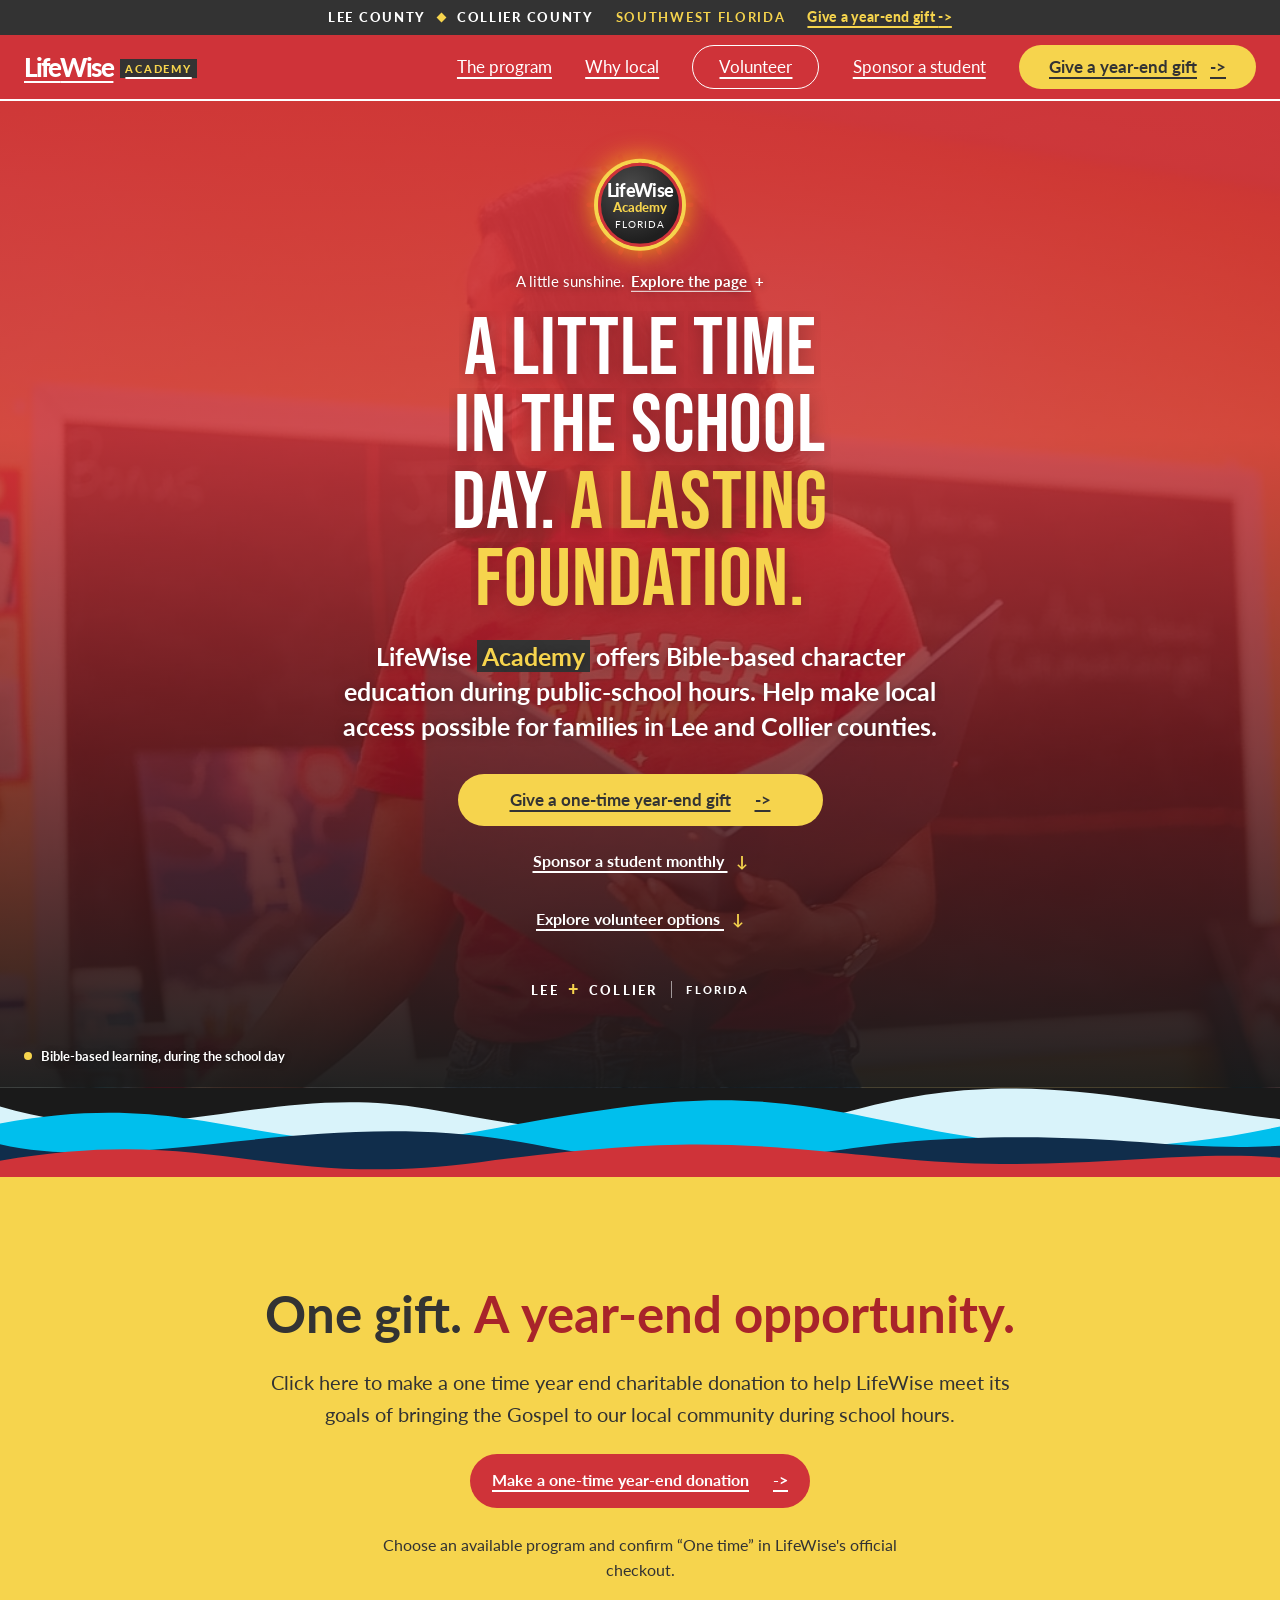
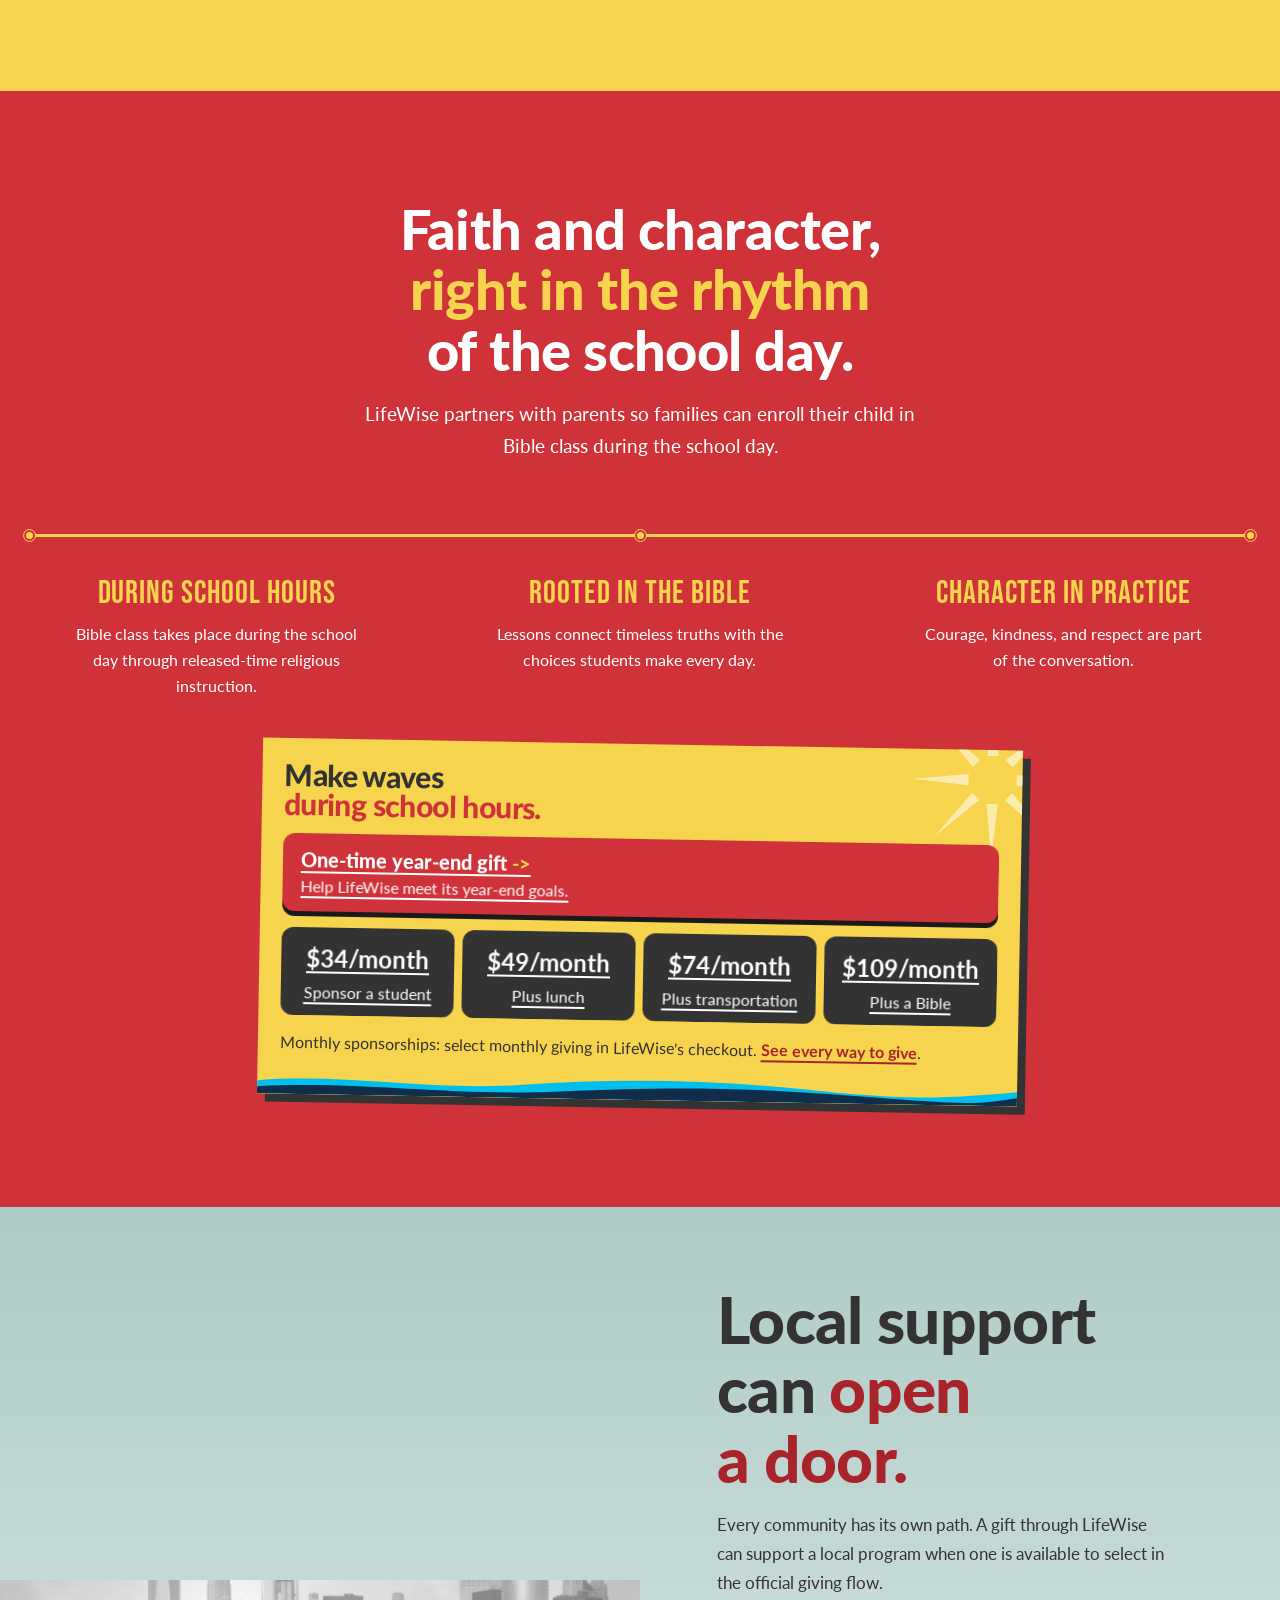
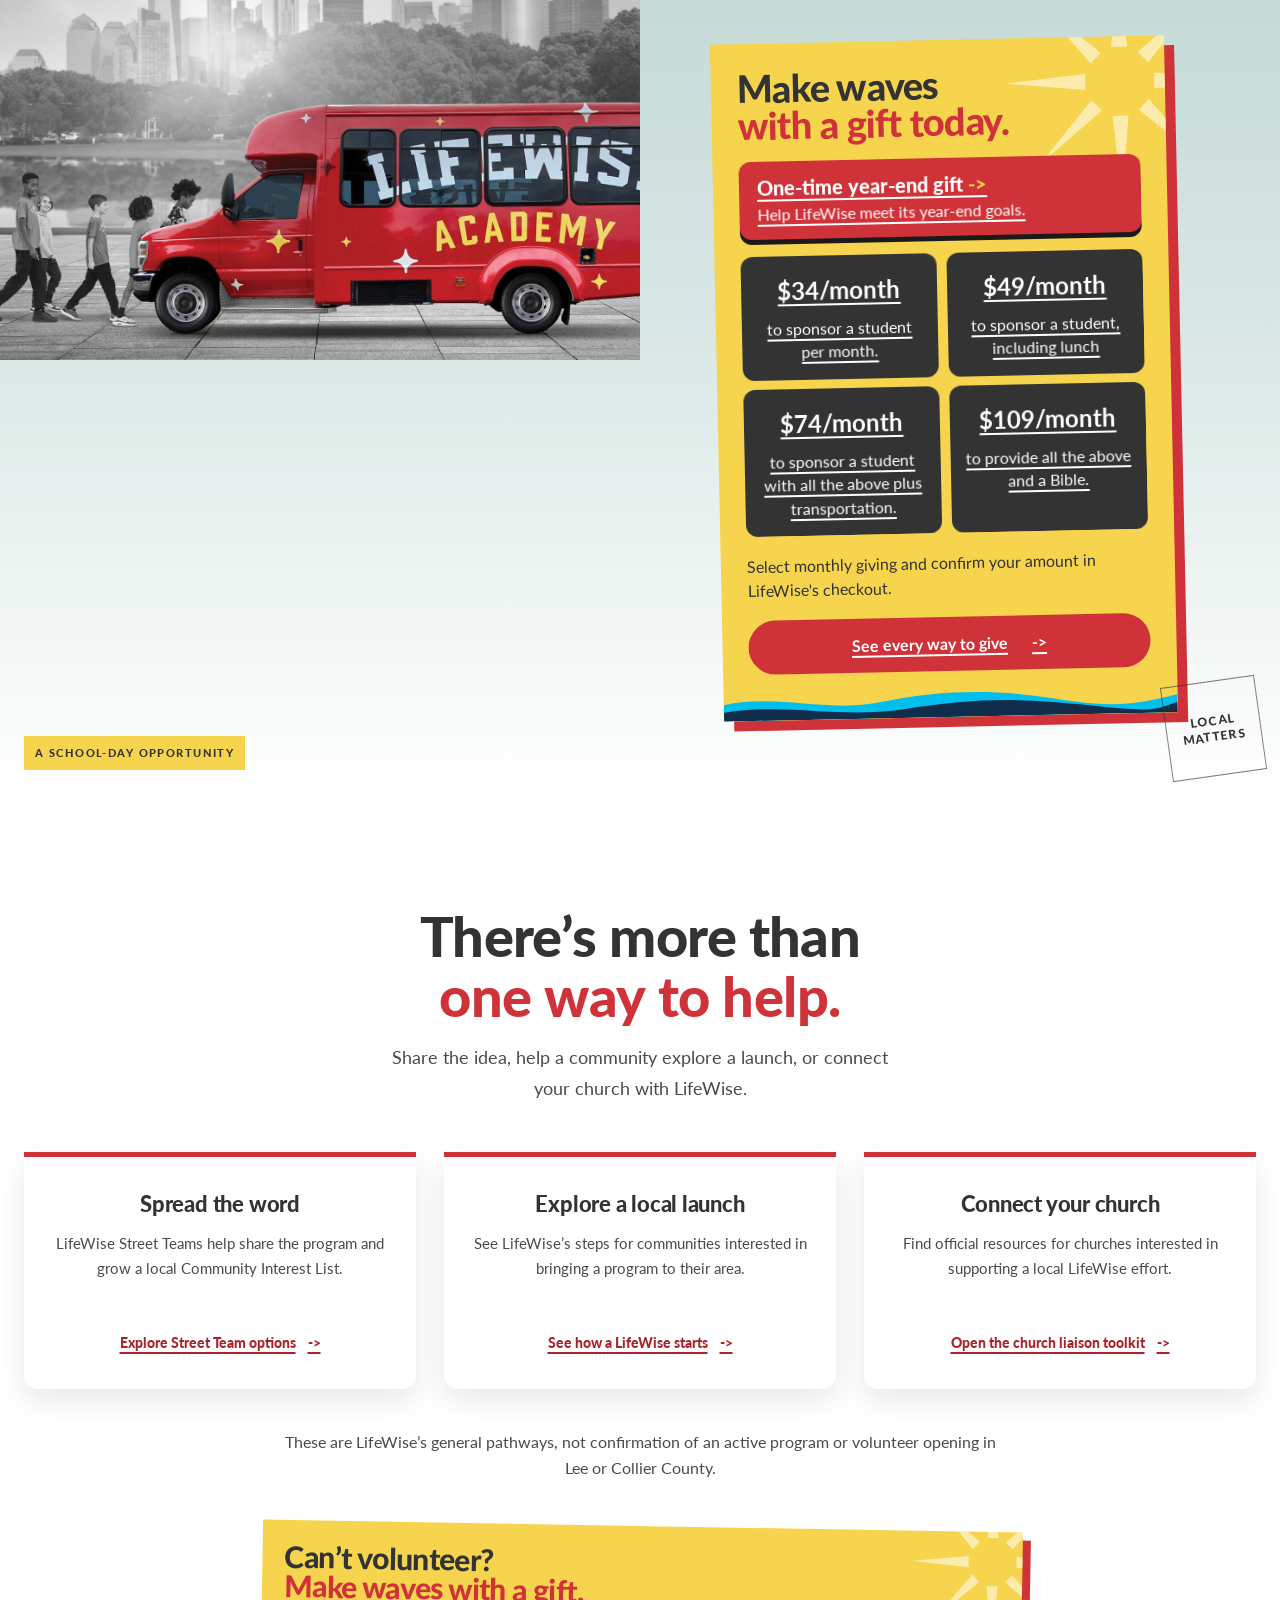
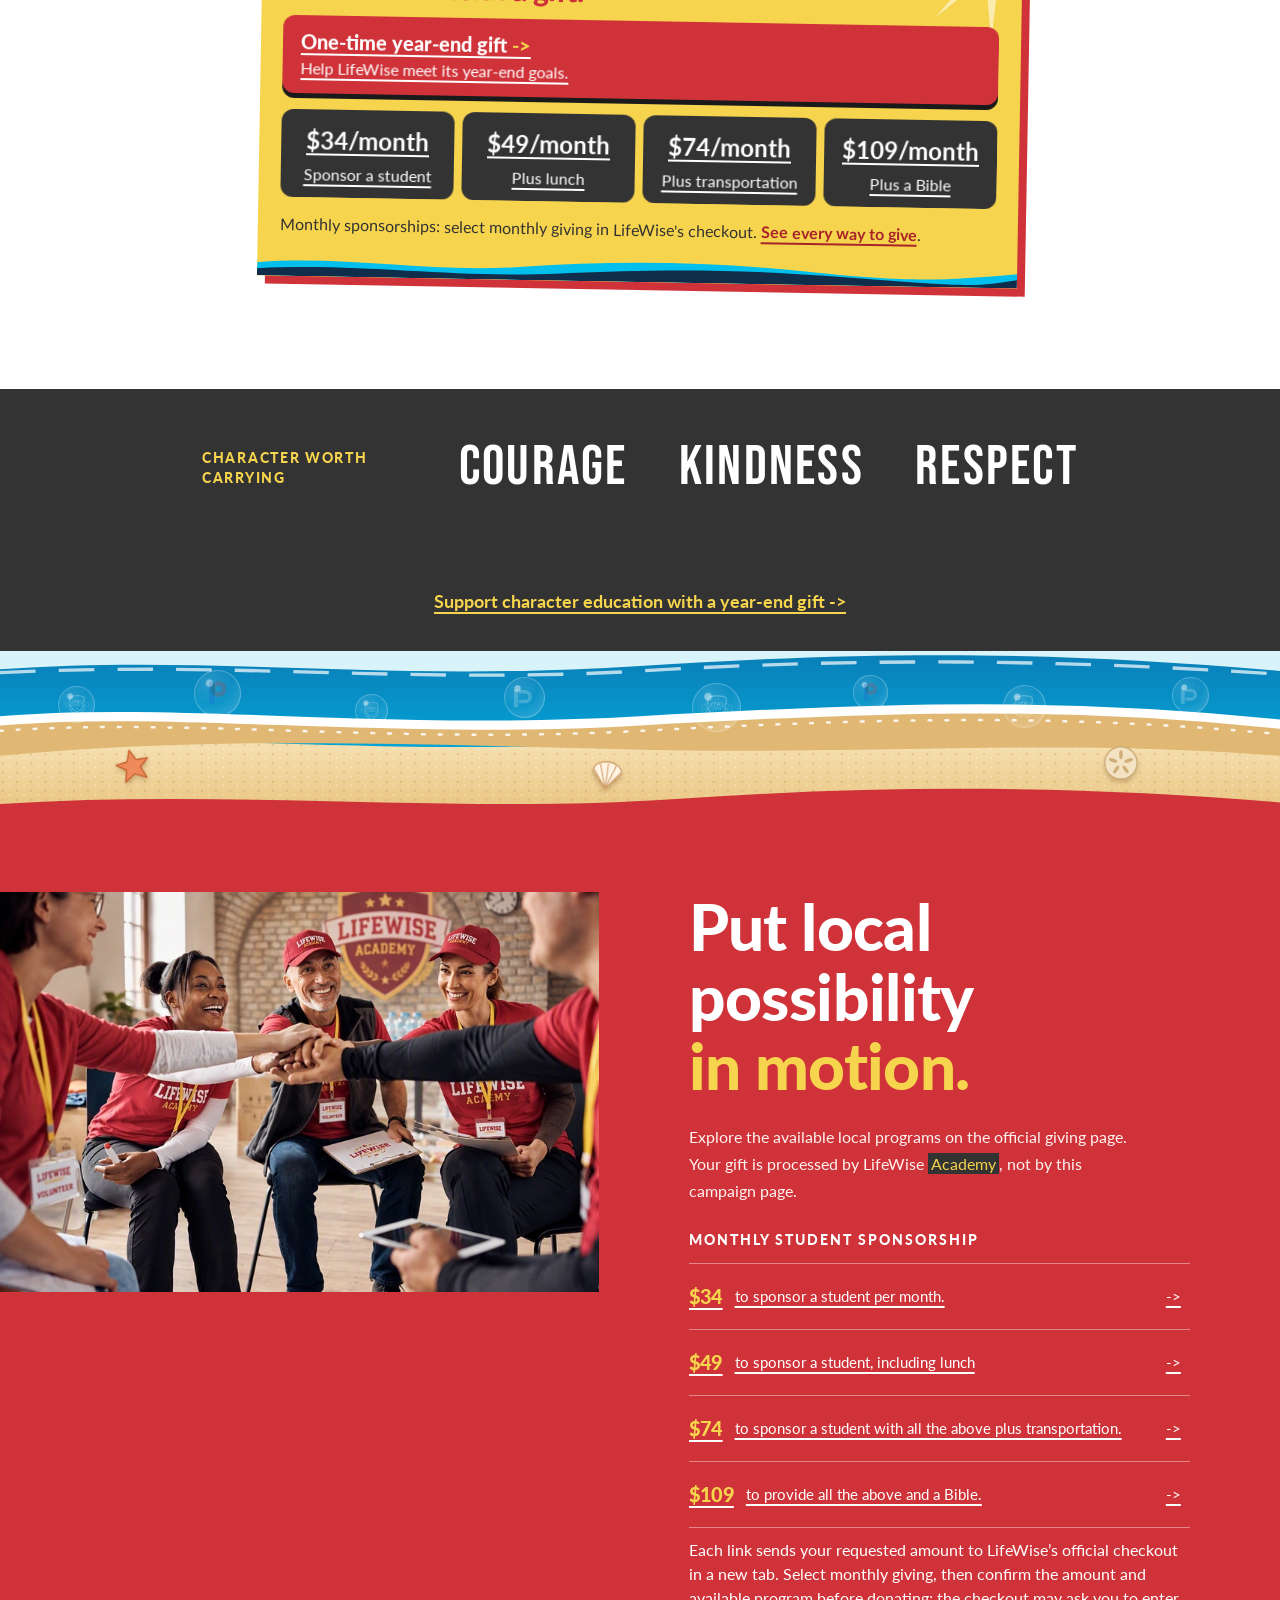
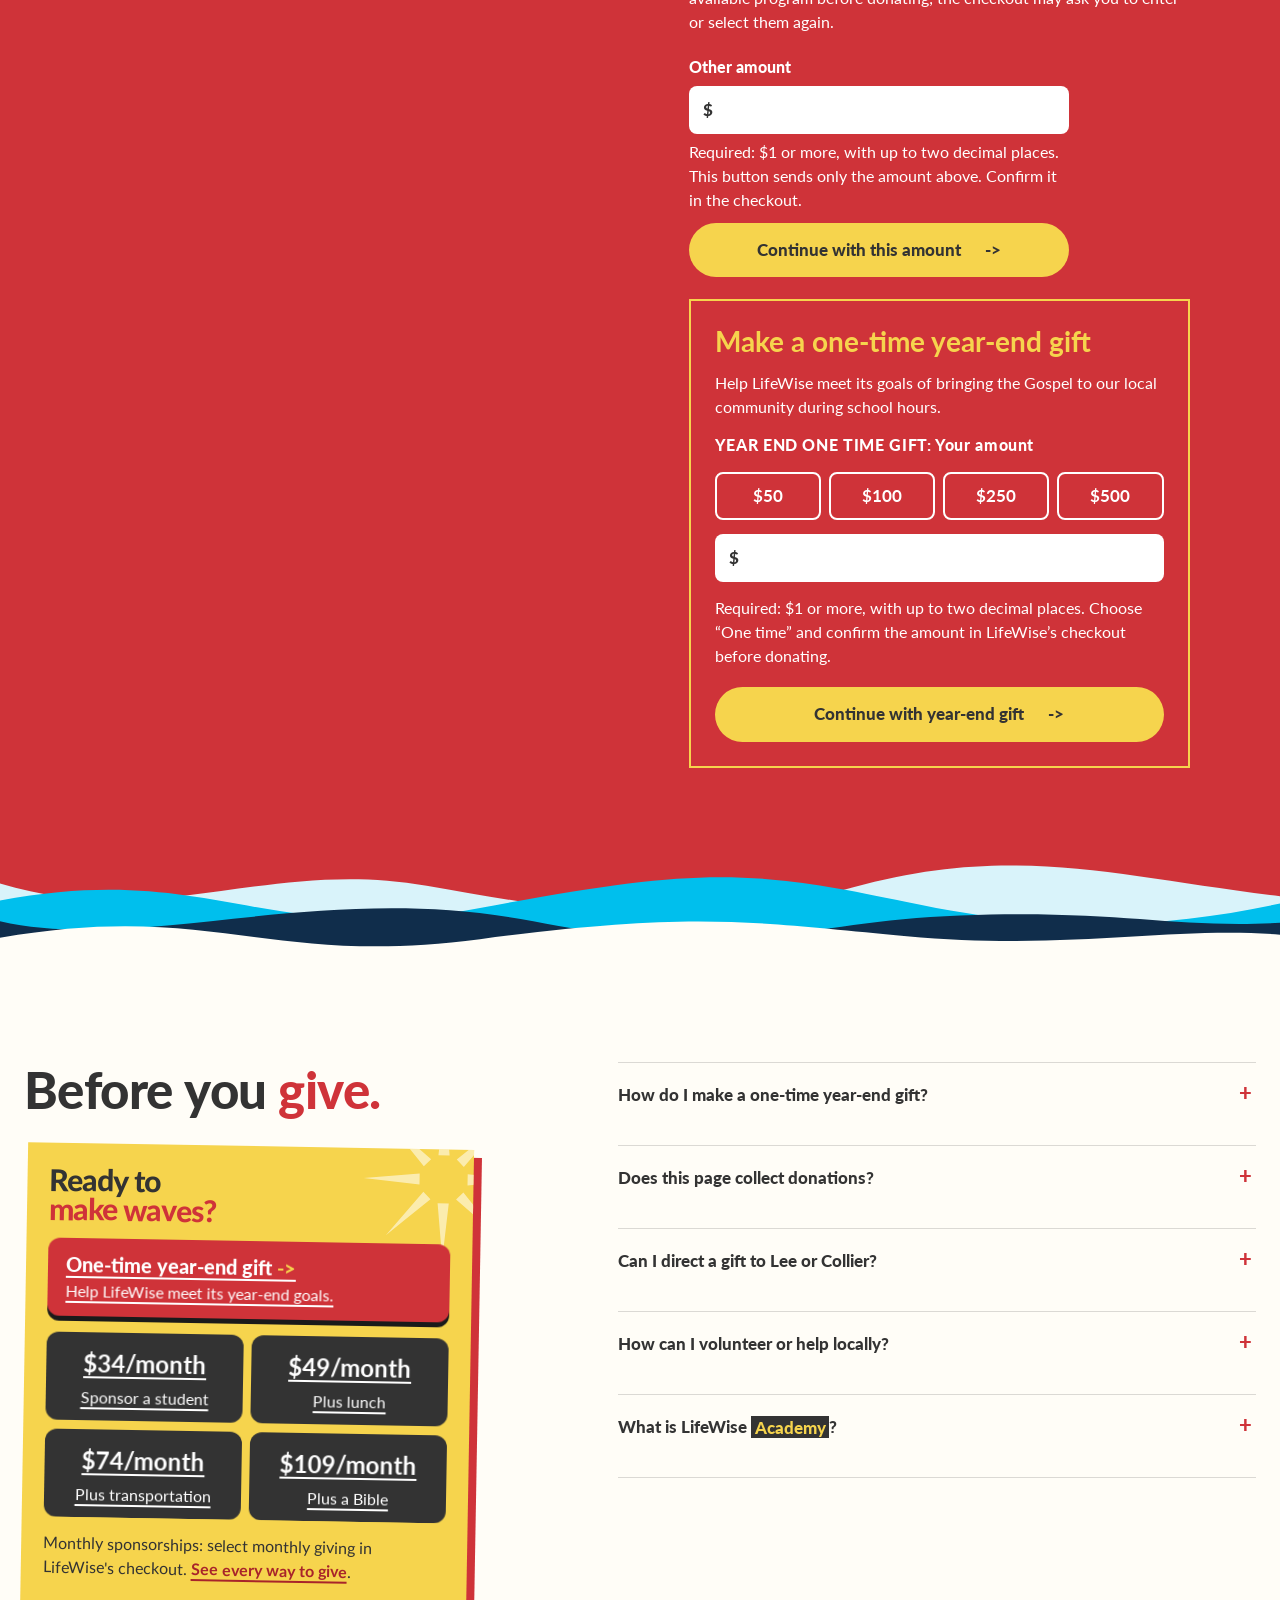
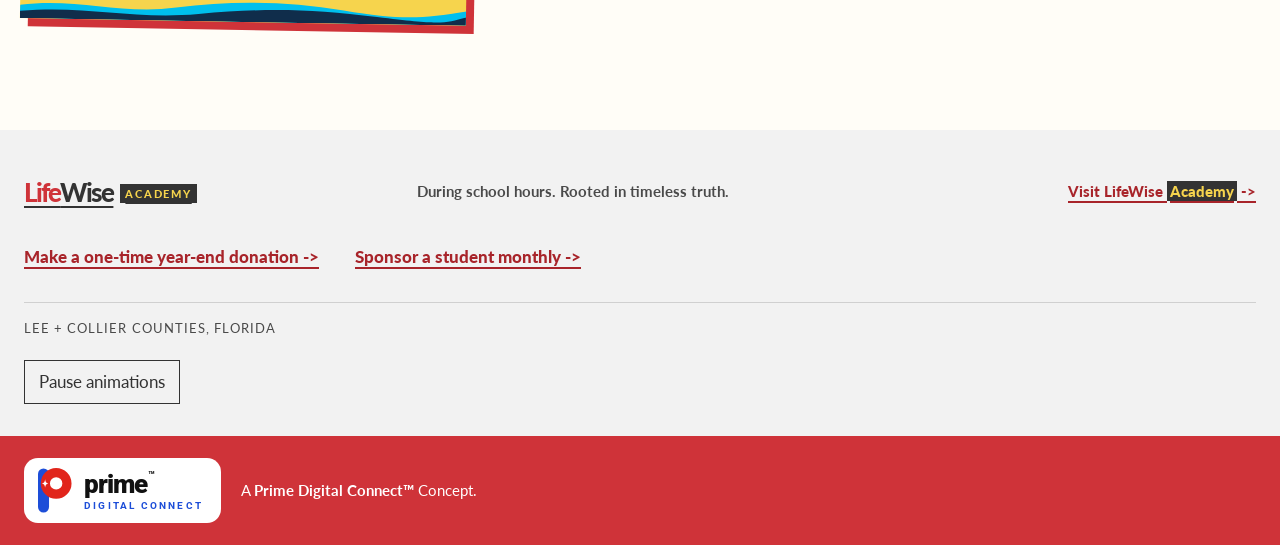
<file: index.html>
<!doctype html>
<html lang="en">
<head>
  <meta charset="utf-8">
  <meta name="viewport" content="width=device-width, initial-scale=1">
  <meta name="theme-color" content="#cf3339">
  <link rel="icon" href="assets/favicon.svg" type="image/svg+xml">
  <meta name="description" content="Help bring LifeWise Academy's Bible-based character education during school hours to students in Lee and Collier counties, Florida.">
  <title>LifeWise Lee + Collier | During School Hours</title>
  <link rel="canonical" href="https://afieldremains.github.io/lifewise-lee-collier/">
  <meta property="og:type" content="website">
  <meta property="og:title" content="LifeWise Lee + Collier | During School Hours">
  <meta property="og:description" content="Explore LifeWise Academy and ways to support school-day Bible-based character education in Lee and Collier counties, Florida.">
  <meta property="og:url" content="https://afieldremains.github.io/lifewise-lee-collier/">
  <meta property="og:image" content="https://afieldremains.github.io/lifewise-lee-collier/assets/lifewise-teacher.jpg">
  <meta property="og:image:width" content="1549">
  <meta property="og:image:height" content="997">
  <meta property="og:image:alt" content="A LifeWise Academy teacher reads from a binder in a classroom">
  <meta name="twitter:card" content="summary_large_image">
  <link rel="preconnect" href="https://fonts.googleapis.com">
  <link rel="preconnect" href="https://fonts.gstatic.com" crossorigin>
  <link rel="preload" as="image" href="assets/lifewise-teacher-3840.webp" imagesrcset="assets/lifewise-teacher-800.webp 800w, assets/lifewise-teacher-1200.webp 1200w, assets/lifewise-teacher-1549.webp 1549w, assets/lifewise-teacher-3840.webp 3840w" imagesizes="(max-width: 680px) 800px, (max-width: 2400px) 1200px, 50vw">
  <link rel="stylesheet" href="styles.css?v=20261028-minigive">
  <script>if("scrollRestoration"in history)history.scrollRestoration="manual";if(location.hash)history.replaceState(null,"",location.pathname+location.search);</script>
  <script src="script.js?v=20261028-minigive" defer></script>
</head>
<body>
  <!--
    THESIS: Invite Lee and Collier County neighbors to fund local access to LifeWise, not an abstract national campaign.
    OWN-WORLD: LifeWise red, yellow, and blue; school-day photography; oversized block typography; timetable rules.
    STORY: Explain Bible-based character education during school hours, then show how to support it through the official local-program checkout.
    FIRST VIEWPORT: Yellow split composition, oversized navy promise and donation action at left, LifeWise classroom photo at right.
    FORM: County-focused campaign poster with a school timetable spine; first hand-built direction. No generated seed was available.
  -->
  <a class="skip-link" href="#main">Skip to content</a>

  <div class="county-ribbon" aria-label="Campaign area">
    <span>Lee County</span>
    <span class="ribbon-mark" aria-hidden="true"></span>
    <span>Collier County</span>
    <span class="ribbon-tail">Southwest Florida</span>
    <a class="ribbon-give" href="#year-end-gift">Give a year-end gift <span aria-hidden="true">-&gt;</span></a>
  </div>

  <header class="site-header">
    <a class="wordmark" href="#top" aria-label="LifeWise Academy - home">
      <span class="wordmark-life">Life</span><span class="wordmark-wise">Wise</span>
      <span class="wordmark-academy">Academy</span>
    </a>

    <button class="menu-toggle" type="button" aria-expanded="false" aria-controls="site-nav" aria-label="Open navigation">
      <span></span><span></span>
    </button>

    <nav class="site-nav" id="site-nav" aria-label="Main navigation">
      <a href="#program">The program</a>
      <a href="#local">Why local</a>
      <a href="#volunteer">Volunteer</a>
      <a class="nav-sponsor" href="#give">Sponsor a student</a>
      <a class="nav-give" href="#year-end-gift">Give a year-end gift <span aria-hidden="true">-&gt;</span></a>
    </nav>
  </header>

  <main id="main">
    <section class="hero" id="top" aria-labelledby="hero-title">
      <div class="morph-field" aria-hidden="true"><span class="morph morph-a"></span><span class="morph morph-b"></span><span class="morph morph-c"></span></div>
      <div class="hero-copy">
        <details class="sun-nav">
          <summary aria-label="LifeWise Academy Florida: explore page navigation">
            <span class="sun-brand" aria-hidden="true">
              <svg class="sun-rays" viewBox="0 0 120 120" focusable="false"><g stroke="currentColor" stroke-width="5" stroke-linecap="round"><path d="M60 5v9m0 92v9M5 60h9m92 0h9M21 21l7 7m64 64 7 7M21 99l7-7m64-64 7-7M39 9l4 9m34 84 4 9M9 39l9 4m84 34 9 4M9 81l9-4m84-34 9-4M39 111l4-9m34-84 4-9"/></g></svg>
              <svg class="sun-orbit" viewBox="0 0 120 120" focusable="false"><circle class="sun-orbit-track" cx="60" cy="60" r="57" pathLength="1"/><circle class="sun-orbit-fill" cx="60" cy="60" r="57" pathLength="1"/></svg>
              <span class="sun-disc"><span class="sun-life">LifeWise</span><span class="sun-academy">Academy</span><span class="sun-florida">Florida</span></span>
            </span>
            <span class="sun-prompt">A little sunshine.<br><strong>Explore the page <span class="sun-toggle" aria-hidden="true">+</span></strong></span>
          </summary>
          <nav class="sun-links" aria-label="Sunshine quick navigation">
            <a class="sun-donate" href="#year-end-gift">Give a one-time year-end gift <span aria-hidden="true">-&gt;</span></a>
            <a class="sun-donate" href="#give">Choose a gift <span aria-hidden="true">-&gt;</span></a>
            <a href="#program">Discover the program</a>
            <a href="#local">Explore local support</a>
            <a href="#volunteer">Find ways to volunteer</a>
            <a href="#questions-title">Before you give</a>
            <a href="#top">Back to the top <span aria-hidden="true">↑</span></a>
          </nav>
        </details>
        <h1 id="hero-title">A little time in the school day. <span>A lasting foundation.</span></h1>
        <p class="hero-description">LifeWise <span class="academy-highlight">Academy</span> offers Bible-based character education during public-school hours. Help make local access possible for families in Lee and Collier counties.</p>
        <div class="hero-actions">
          <a class="button button-red" href="#year-end-gift">Give a one-time year-end gift <span aria-hidden="true">-&gt;</span></a>
          <a class="text-link" href="#give">Sponsor a student monthly <span aria-hidden="true">↓</span></a>
          <a class="text-link" href="#volunteer">Explore volunteer options <span aria-hidden="true">↓</span></a>
        </div>
        <div class="hero-counties" aria-label="Campaign focus: Lee and Collier counties">
          <span>LEE</span><span class="county-plus">+</span><span>COLLIER</span>
          <span class="county-state">FLORIDA</span>
        </div>
      </div>

      <figure class="hero-photo">
        <img src="assets/lifewise-teacher-3840.webp" srcset="assets/lifewise-teacher-800.webp 800w, assets/lifewise-teacher-1200.webp 1200w, assets/lifewise-teacher-1549.webp 1549w, assets/lifewise-teacher-3840.webp 3840w" sizes="(max-width: 680px) 800px, (max-width: 2400px) 1200px, 50vw" width="3840" height="2472" fetchpriority="high" alt="A LifeWise Academy teacher reads from a binder in a classroom">
        <figcaption>
          <span class="photo-caption-dot" aria-hidden="true"></span>
          Bible-based learning, during the school day
        </figcaption>
        <span class="photo-index" aria-hidden="true">LW / SWFL</span>
      </figure>
      <svg class="morph-svg morph-svg-hero" viewBox="0 0 200 200" aria-hidden="true" focusable="false"><path d="M44.7,-58.4C57.4,-48.6,67,-34.1,71.5,-18C76,-1.9,75.4,15.7,67.6,29.1C59.8,42.5,44.8,51.7,29.6,58.9C14.4,66.1,-1,71.3,-16.5,69.6C-32,67.9,-47.6,59.3,-58.3,46.4C-69,33.5,-74.8,16.2,-73.3,0.9C-71.8,-14.4,-63,-28.8,-51.6,-38.9C-40.2,-49,-26.1,-54.8,-11.4,-58.8C3.3,-62.8,32,-68.2,44.7,-58.4Z" transform="translate(100 100)"><animate attributeName="d" dur="16s" repeatCount="indefinite" calcMode="spline" keySplines="0.45 0 0.55 1;0.45 0 0.55 1;0.45 0 0.55 1" keyTimes="0;0.33;0.66;1" values="M44.7,-58.4C57.4,-48.6,67,-34.1,71.5,-18C76,-1.9,75.4,15.7,67.6,29.1C59.8,42.5,44.8,51.7,29.6,58.9C14.4,66.1,-1,71.3,-16.5,69.6C-32,67.9,-47.6,59.3,-58.3,46.4C-69,33.5,-74.8,16.2,-73.3,0.9C-71.8,-14.4,-63,-28.8,-51.6,-38.9C-40.2,-49,-26.1,-54.8,-11.4,-58.8C3.3,-62.8,32,-68.2,44.7,-58.4Z;M38.9,-52.6C50.9,-43.9,61.4,-32.4,66.9,-18.5C72.4,-4.6,72.9,11.7,66.2,24.6C59.5,37.5,45.6,47,31.2,54.4C16.8,61.8,1.9,67.1,-13.6,66.1C-29.1,65.1,-45.2,57.8,-55.6,45.6C-66,33.4,-70.7,16.7,-69.2,1C-67.7,-14.7,-60,-29.4,-49,-38.3C-38,-47.2,-23.7,-50.3,-9.1,-53.6C5.5,-56.9,26.9,-61.3,38.9,-52.6Z;M47.3,-60.6C59.2,-50.6,65.5,-33.8,68.4,-17C71.3,-0.2,70.8,16.6,63.2,29.3C55.6,42,40.9,50.6,26,57.4C11.1,64.2,-4,69.2,-19.4,66.8C-34.8,64.4,-50.5,54.6,-60.4,41C-70.3,27.4,-74.4,10,-71.6,-5.7C-68.8,-21.4,-59.1,-35.4,-46.8,-45.4C-34.5,-55.4,-19.6,-61.4,-2.7,-58.5C14.2,-55.6,35.4,-70.6,47.3,-60.6Z;M44.7,-58.4C57.4,-48.6,67,-34.1,71.5,-18C76,-1.9,75.4,15.7,67.6,29.1C59.8,42.5,44.8,51.7,29.6,58.9C14.4,66.1,-1,71.3,-16.5,69.6C-32,67.9,-47.6,59.3,-58.3,46.4C-69,33.5,-74.8,16.2,-73.3,0.9C-71.8,-14.4,-63,-28.8,-51.6,-38.9C-40.2,-49,-26.1,-54.8,-11.4,-58.8C3.3,-62.8,32,-68.2,44.7,-58.4Z"/></path></svg>
    </section>

    <div class="coastal-divider coastal-divider-sunshine" aria-hidden="true"></div>

    <section class="year-end-callout section-pad" aria-labelledby="year-end-callout-title">
      <h2 id="year-end-callout-title">One gift. <em>A year-end opportunity.</em></h2>
      <p>Click here to make a one time year end charitable donation to help LifeWise meet its goals of bringing the Gospel to our local community during school hours.</p>
      <a class="button button-red" href="#year-end-gift">Make a one-time year-end donation <span aria-hidden="true">-&gt;</span></a>
      <p class="year-end-context">Choose an available program and confirm “One time” in LifeWise's official checkout.</p>
    </section>

    <section class="program-section section-pad" id="program" aria-labelledby="program-title">
      <div class="morph-field" aria-hidden="true"><span class="morph morph-a"></span><span class="morph morph-b"></span><span class="morph morph-c"></span></div>
      <div class="program-heading">
        <h2 id="program-title">Faith and character, <em>right in the rhythm</em> of the school day.</h2>
        <p>LifeWise partners with parents so families can enroll their child in Bible class during the school day.</p>
      </div>

      <div class="school-day-rail" aria-label="LifeWise program at a glance">
        <div class="rail-line" aria-hidden="true"><span></span><span></span><span></span></div>
        <div class="rail-stop">
          <h3>During school hours</h3>
          <p>Bible class takes place during the school day through released-time religious instruction.</p>
        </div>
        <div class="rail-stop">
          <h3>Rooted in the Bible</h3>
          <p>Lessons connect timeless truths with the choices students make every day.</p>
        </div>
        <div class="rail-stop">
          <h3>Character in practice</h3>
          <p>Courage, kindness, and respect are part of the conversation.</p>
        </div>
      </div>
      <div class="quick-give quick-give-mini" aria-labelledby="quick-give-program-title">
        <svg class="quick-burst" viewBox="0 0 200 200" aria-hidden="true" focusable="false"><g fill="currentColor"><path d="M100 0l7 70h-14zM100 200l-7-70h14zM0 100l70-7v14zM200 100l-70 7v-14zM29 29l55 46-9 9zM171 171l-55-46 9-9zM29 171l46-55 9 9zM171 29l-46 55-9-9z"/></g></svg>
        <svg class="quick-wave" viewBox="0 0 400 40" preserveAspectRatio="none" aria-hidden="true" focusable="false"><path d="M0 18C50 4 90 32 140 18S240 4 290 18 360 30 400 16V40H0Z" fill="#00bfed"/><path d="M0 28C60 16 100 40 160 28S260 16 320 28 380 36 400 26V40H0Z" fill="#102d4b"/></svg>
        <h3 id="quick-give-program-title">Make waves <span>during school hours.</span></h3>
        <a class="quick-yearend-tab" href="#year-end-gift"><strong>One-time <span class="nb">year-end gift <span aria-hidden="true">-&gt;</span></span></strong><span>Help LifeWise meet its <span class="nb">year-end</span> goals.</span></a>
        <ul class="quick-chips" aria-label="Monthly student sponsorship">
          <li><a class="quick-chip" href="https://give.lifewise.org/lifewise/checkout/local-program-giving-checkout-all?payment_processor=payrix&amp;amount=34" target="_blank" rel="noopener noreferrer"><strong>$34/month</strong><span aria-hidden="true">Sponsor a student</span><span class="visually-hidden"> to sponsor a student per month. Select monthly giving in LifeWise checkout, opens in a new tab</span></a></li>
          <li><a class="quick-chip" href="https://give.lifewise.org/lifewise/checkout/local-program-giving-checkout-all?payment_processor=payrix&amp;amount=49" target="_blank" rel="noopener noreferrer"><strong>$49/month</strong><span aria-hidden="true">Plus lunch</span><span class="visually-hidden"> to sponsor a student, including lunch Select monthly giving in LifeWise checkout, opens in a new tab</span></a></li>
          <li><a class="quick-chip" href="https://give.lifewise.org/lifewise/checkout/local-program-giving-checkout-all?payment_processor=payrix&amp;amount=74" target="_blank" rel="noopener noreferrer"><strong>$74/month</strong><span aria-hidden="true">Plus transportation</span><span class="visually-hidden"> to sponsor a student with all the above plus transportation. Select monthly giving in LifeWise checkout, opens in a new tab</span></a></li>
          <li><a class="quick-chip" href="https://give.lifewise.org/lifewise/checkout/local-program-giving-checkout-all?payment_processor=payrix&amp;amount=109" target="_blank" rel="noopener noreferrer"><strong>$109/month</strong><span aria-hidden="true">Plus a Bible</span><span class="visually-hidden"> to provide all the above and a Bible. Select monthly giving in LifeWise checkout, opens in a new tab</span></a></li>
        </ul>
        <p class="quick-frequency-note">Monthly sponsorships: select monthly giving in LifeWise's checkout. <a href="#give">See every way to give</a>.</p>
      </div>
    </section>

    <section class="local-section" id="local" aria-labelledby="local-title">
      <div class="morph-field" aria-hidden="true"><span class="morph morph-a"></span><span class="morph morph-b"></span><span class="morph morph-c"></span></div>
      <div class="local-photo">
        <img src="assets/lifewise-bus-city.webp" width="1480" height="880" loading="lazy" decoding="async" alt="Children walking toward a red LifeWise Academy bus, with a grayscale city skyline behind them">
        <span class="local-photo-label">A school-day opportunity</span>
      </div>
      <div class="local-copy">
        <h2 id="local-title">Local support can <em>open a door.</em></h2>
        <p>Every community has its own path. A gift through LifeWise can support a local program when one is available to select in the official giving flow.</p>
        <div class="quick-give" aria-labelledby="quick-give-title">
          <svg class="quick-burst" viewBox="0 0 200 200" aria-hidden="true" focusable="false"><g fill="currentColor"><path d="M100 0l7 70h-14zM100 200l-7-70h14zM0 100l70-7v14zM200 100l-70 7v-14zM29 29l55 46-9 9zM171 171l-55-46 9-9zM29 171l46-55 9 9zM171 29l-46 55-9-9z"/></g></svg>
          <svg class="quick-wave" viewBox="0 0 400 40" preserveAspectRatio="none" aria-hidden="true" focusable="false"><path d="M0 18C50 4 90 32 140 18S240 4 290 18 360 30 400 16V40H0Z" fill="#00bfed"/><path d="M0 28C60 16 100 40 160 28S260 16 320 28 380 36 400 26V40H0Z" fill="#102d4b"/></svg>
          <h3 id="quick-give-title">Make waves <span>with a gift today.</span></h3>
          <a class="quick-yearend-tab" href="#year-end-gift"><strong>One-time <span class="nb">year-end gift <span aria-hidden="true">-&gt;</span></span></strong><span>Help LifeWise meet its <span class="nb">year-end</span> goals.</span></a>
          <ul class="quick-chips">
            <li><a class="quick-chip" href="https://give.lifewise.org/lifewise/checkout/local-program-giving-checkout-all?payment_processor=payrix&amp;amount=34" target="_blank" rel="noopener noreferrer"><strong>$34/month</strong><span>to sponsor a student per month.</span><span class="visually-hidden"> Select monthly giving in LifeWise checkout, opens in a new tab</span></a></li>
            <li><a class="quick-chip" href="https://give.lifewise.org/lifewise/checkout/local-program-giving-checkout-all?payment_processor=payrix&amp;amount=49" target="_blank" rel="noopener noreferrer"><strong>$49/month</strong><span>to sponsor a student, including lunch</span><span class="visually-hidden"> Select monthly giving in LifeWise checkout, opens in a new tab</span></a></li>
            <li><a class="quick-chip" href="https://give.lifewise.org/lifewise/checkout/local-program-giving-checkout-all?payment_processor=payrix&amp;amount=74" target="_blank" rel="noopener noreferrer"><strong>$74/month</strong><span>to sponsor a student with all the above plus transportation.</span><span class="visually-hidden"> Select monthly giving in LifeWise checkout, opens in a new tab</span></a></li>
            <li><a class="quick-chip" href="https://give.lifewise.org/lifewise/checkout/local-program-giving-checkout-all?payment_processor=payrix&amp;amount=109" target="_blank" rel="noopener noreferrer"><strong>$109/month</strong><span>to provide all the above and a Bible.</span><span class="visually-hidden"> Select monthly giving in LifeWise checkout, opens in a new tab</span></a></li>
          </ul>
          <p class="quick-frequency-note">Select monthly giving and confirm your amount in LifeWise's checkout.</p>
          <a class="button button-red quick-cta" href="#give">See every way to give <span aria-hidden="true">-&gt;</span></a>
        </div>
      </div>
      <div class="county-stamp" aria-hidden="true">LOCAL<br>MATTERS</div>
    </section>

    <section class="volunteer-section section-pad" id="volunteer" aria-labelledby="volunteer-title">
      <div class="morph-field" aria-hidden="true"><span class="morph morph-a"></span><span class="morph morph-b"></span><span class="morph morph-c"></span></div>
      <div class="volunteer-heading">
        <h2 id="volunteer-title">There’s more than <em>one way to help.</em></h2>
        <p>Share the idea, help a community explore a launch, or connect your church with LifeWise.</p>
      </div>
      <div class="volunteer-options">
        <article class="volunteer-option">
          <h3>Spread the word</h3>
          <p>LifeWise Street Teams help share the program and grow a local Community Interest List.</p>
          <a href="https://lifewise.org/streetteam/" target="_blank" rel="noopener noreferrer">Explore Street Team options <span aria-hidden="true">-&gt;</span></a>
        </article>
        <article class="volunteer-option">
          <h3>Explore a local launch</h3>
          <p>See LifeWise’s steps for communities interested in bringing a program to their area.</p>
          <a href="https://lifewise.org/startalifewise/" target="_blank" rel="noopener noreferrer">See how a LifeWise starts <span aria-hidden="true">-&gt;</span></a>
        </article>
        <article class="volunteer-option">
          <h3>Connect your church</h3>
          <p>Find official resources for churches interested in supporting a local LifeWise effort.</p>
          <a href="https://lifewise.org/churchtoolkit/" target="_blank" rel="noopener noreferrer">Open the church liaison toolkit <span aria-hidden="true">-&gt;</span></a>
        </article>
      </div>
      <p class="volunteer-note">These are LifeWise’s general pathways, not confirmation of an active program or volunteer opening in Lee or Collier County.</p>
      <div class="quick-give quick-give-mini" aria-labelledby="quick-give-volunteer-title">
        <svg class="quick-burst" viewBox="0 0 200 200" aria-hidden="true" focusable="false"><g fill="currentColor"><path d="M100 0l7 70h-14zM100 200l-7-70h14zM0 100l70-7v14zM200 100l-70 7v-14zM29 29l55 46-9 9zM171 171l-55-46 9-9zM29 171l46-55 9 9zM171 29l-46 55-9-9z"/></g></svg>
        <svg class="quick-wave" viewBox="0 0 400 40" preserveAspectRatio="none" aria-hidden="true" focusable="false"><path d="M0 18C50 4 90 32 140 18S240 4 290 18 360 30 400 16V40H0Z" fill="#00bfed"/><path d="M0 28C60 16 100 40 160 28S260 16 320 28 380 36 400 26V40H0Z" fill="#102d4b"/></svg>
        <h3 id="quick-give-volunteer-title">Can’t volunteer? <span>Make waves with a gift.</span></h3>
        <a class="quick-yearend-tab" href="#year-end-gift"><strong>One-time <span class="nb">year-end gift <span aria-hidden="true">-&gt;</span></span></strong><span>Help LifeWise meet its <span class="nb">year-end</span> goals.</span></a>
        <ul class="quick-chips" aria-label="Monthly student sponsorship">
          <li><a class="quick-chip" href="https://give.lifewise.org/lifewise/checkout/local-program-giving-checkout-all?payment_processor=payrix&amp;amount=34" target="_blank" rel="noopener noreferrer"><strong>$34/month</strong><span aria-hidden="true">Sponsor a student</span><span class="visually-hidden"> to sponsor a student per month. Select monthly giving in LifeWise checkout, opens in a new tab</span></a></li>
          <li><a class="quick-chip" href="https://give.lifewise.org/lifewise/checkout/local-program-giving-checkout-all?payment_processor=payrix&amp;amount=49" target="_blank" rel="noopener noreferrer"><strong>$49/month</strong><span aria-hidden="true">Plus lunch</span><span class="visually-hidden"> to sponsor a student, including lunch Select monthly giving in LifeWise checkout, opens in a new tab</span></a></li>
          <li><a class="quick-chip" href="https://give.lifewise.org/lifewise/checkout/local-program-giving-checkout-all?payment_processor=payrix&amp;amount=74" target="_blank" rel="noopener noreferrer"><strong>$74/month</strong><span aria-hidden="true">Plus transportation</span><span class="visually-hidden"> to sponsor a student with all the above plus transportation. Select monthly giving in LifeWise checkout, opens in a new tab</span></a></li>
          <li><a class="quick-chip" href="https://give.lifewise.org/lifewise/checkout/local-program-giving-checkout-all?payment_processor=payrix&amp;amount=109" target="_blank" rel="noopener noreferrer"><strong>$109/month</strong><span aria-hidden="true">Plus a Bible</span><span class="visually-hidden"> to provide all the above and a Bible. Select monthly giving in LifeWise checkout, opens in a new tab</span></a></li>
        </ul>
        <p class="quick-frequency-note">Monthly sponsorships: select monthly giving in LifeWise's checkout. <a href="#give">See every way to give</a>.</p>
      </div>
    </section>

    <section class="values-band" aria-label="LifeWise character values">
      <div class="morph-field" aria-hidden="true"><span class="morph morph-a"></span><span class="morph morph-b"></span><span class="morph morph-c"></span></div><svg class="morph-svg morph-svg-values" viewBox="0 0 200 200" aria-hidden="true" focusable="false"><path d="M44.7,-58.4C57.4,-48.6,67,-34.1,71.5,-18C76,-1.9,75.4,15.7,67.6,29.1C59.8,42.5,44.8,51.7,29.6,58.9C14.4,66.1,-1,71.3,-16.5,69.6C-32,67.9,-47.6,59.3,-58.3,46.4C-69,33.5,-74.8,16.2,-73.3,0.9C-71.8,-14.4,-63,-28.8,-51.6,-38.9C-40.2,-49,-26.1,-54.8,-11.4,-58.8C3.3,-62.8,32,-68.2,44.7,-58.4Z" transform="translate(100 100)"><animate attributeName="d" dur="16s" repeatCount="indefinite" calcMode="spline" keySplines="0.45 0 0.55 1;0.45 0 0.55 1;0.45 0 0.55 1" keyTimes="0;0.33;0.66;1" values="M44.7,-58.4C57.4,-48.6,67,-34.1,71.5,-18C76,-1.9,75.4,15.7,67.6,29.1C59.8,42.5,44.8,51.7,29.6,58.9C14.4,66.1,-1,71.3,-16.5,69.6C-32,67.9,-47.6,59.3,-58.3,46.4C-69,33.5,-74.8,16.2,-73.3,0.9C-71.8,-14.4,-63,-28.8,-51.6,-38.9C-40.2,-49,-26.1,-54.8,-11.4,-58.8C3.3,-62.8,32,-68.2,44.7,-58.4Z;M38.9,-52.6C50.9,-43.9,61.4,-32.4,66.9,-18.5C72.4,-4.6,72.9,11.7,66.2,24.6C59.5,37.5,45.6,47,31.2,54.4C16.8,61.8,1.9,67.1,-13.6,66.1C-29.1,65.1,-45.2,57.8,-55.6,45.6C-66,33.4,-70.7,16.7,-69.2,1C-67.7,-14.7,-60,-29.4,-49,-38.3C-38,-47.2,-23.7,-50.3,-9.1,-53.6C5.5,-56.9,26.9,-61.3,38.9,-52.6Z;M47.3,-60.6C59.2,-50.6,65.5,-33.8,68.4,-17C71.3,-0.2,70.8,16.6,63.2,29.3C55.6,42,40.9,50.6,26,57.4C11.1,64.2,-4,69.2,-19.4,66.8C-34.8,64.4,-50.5,54.6,-60.4,41C-70.3,27.4,-74.4,10,-71.6,-5.7C-68.8,-21.4,-59.1,-35.4,-46.8,-45.4C-34.5,-55.4,-19.6,-61.4,-2.7,-58.5C14.2,-55.6,35.4,-70.6,47.3,-60.6Z;M44.7,-58.4C57.4,-48.6,67,-34.1,71.5,-18C76,-1.9,75.4,15.7,67.6,29.1C59.8,42.5,44.8,51.7,29.6,58.9C14.4,66.1,-1,71.3,-16.5,69.6C-32,67.9,-47.6,59.3,-58.3,46.4C-69,33.5,-74.8,16.2,-73.3,0.9C-71.8,-14.4,-63,-28.8,-51.6,-38.9C-40.2,-49,-26.1,-54.8,-11.4,-58.8C3.3,-62.8,32,-68.2,44.7,-58.4Z"/></path></svg>
      <p>Character worth carrying</p>
      <ul>
        <li>Courage</li>
        <li>Kindness</li>
        <li>Respect</li>
      </ul>
      <a class="values-give" href="#year-end-gift">Support character education with a <span class="nb">year-end gift <span aria-hidden="true">-&gt;</span></span></a>
    </section>

    <div class="shoreline" aria-hidden="true">
      <svg class="shore-scene" viewBox="0 0 1440 200" preserveAspectRatio="none" focusable="false">
        <defs>
          <linearGradient id="shore-sea" x1="0" y1="0" x2="0" y2="1"><stop offset="0" stop-color="#0a7fb8"/><stop offset="1" stop-color="#00bfed"/></linearGradient>
          <linearGradient id="shore-sand" x1="0" y1="0" x2="0" y2="1"><stop offset="0" stop-color="#f8e5ba"/><stop offset="1" stop-color="#e8c27c"/></linearGradient>
          <pattern id="shore-grain" width="16" height="11" patternUnits="userSpaceOnUse"><circle cx="3" cy="3" r="1.1" fill="#b98a45" opacity="0.45"/><circle cx="11" cy="8" r="0.9" fill="#fff8e6" opacity="0.8"/></pattern>
        </defs>
        <rect width="1440" height="200" fill="#d9f3fa"/>
        <path d="M0 22C240 4 430 38 720 18S1200 2 1440 24V200H0Z" fill="url(#shore-sea)"/>
        <path d="M0 26C260 12 470 40 720 24S1190 10 1440 28" fill="none" stroke="#fff" stroke-width="4" stroke-dasharray="40 26" opacity="0.7"/>
        <path d="M0 116C220 94 420 128 700 110S1180 90 1440 114V200H0Z" fill="url(#shore-sand)"/>
        <path d="M0 116C220 94 420 128 700 110S1180 90 1440 114V200H0Z" fill="url(#shore-grain)"/>
        <g class="shore-lap">
          <path d="M0 84C200 66 430 102 720 84S1210 62 1440 88V126C1180 104 980 126 700 118S220 104 0 126Z" fill="#e0b873"/>
          <path d="M0 84C200 66 430 102 720 84S1210 62 1440 88" fill="none" stroke="#fff" stroke-width="11" stroke-linecap="round"/>
          <path d="M0 96C210 80 440 112 720 96S1200 76 1440 100" fill="none" stroke="#fff" stroke-width="3" stroke-dasharray="3 16" stroke-linecap="round" opacity="0.85"/>
        </g>
        <path d="M0 184C260 166 520 196 760 178S1220 162 1440 182V200H0Z" fill="#cf3339"/>
      </svg>
      <svg class="shore-find shore-star" viewBox="0 0 40 40" focusable="false"><path d="M20 2l5 12 13 1-10 8 4 13-12-7-12 7 4-13L2 15l13-1z" fill="#ef8a5a" stroke="#c4602f" stroke-width="1.5" stroke-linejoin="round"/></svg>
      <svg class="shore-find shore-scallop" viewBox="0 0 40 34" focusable="false"><path d="M20 32 4 14C4 6 12 2 20 2s16 4 16 12Z" fill="#fff4e4" stroke="#d1a06d" stroke-width="1.5" stroke-linejoin="round"/><path d="M20 32V4M20 32 11 5M20 32 29 5M20 32 5 12M20 32 35 12" fill="none" stroke="#d1a06d" stroke-width="1.2"/></svg>
      <svg class="shore-find shore-dollar" viewBox="0 0 40 40" focusable="false"><circle cx="20" cy="20" r="18" fill="#f3e3c3" stroke="#cfae7a" stroke-width="1.5"/><g fill="#cfae7a"><ellipse cx="20" cy="11" rx="2" ry="5"/><ellipse cx="20" cy="11" rx="2" ry="5" transform="rotate(72 20 20)"/><ellipse cx="20" cy="11" rx="2" ry="5" transform="rotate(144 20 20)"/><ellipse cx="20" cy="11" rx="2" ry="5" transform="rotate(216 20 20)"/><ellipse cx="20" cy="11" rx="2" ry="5" transform="rotate(288 20 20)"/></g></svg>
    </div>

    <section class="give-section" id="give" aria-labelledby="give-title">
      <div class="morph-field" aria-hidden="true"><span class="morph morph-a"></span><span class="morph morph-b"></span><span class="morph morph-c"></span></div>
      <figure class="give-photo">
        <img src="assets/community-volunteers-clean-1536.webp" srcset="assets/community-volunteers-clean-800.webp 800w, assets/community-volunteers-clean-1200.webp 1200w, assets/community-volunteers-clean-1536.webp 1536w" sizes="(max-width: 680px) 100vw, 47vw" width="1536" height="1024" loading="lazy" decoding="async" alt="Illustrative image of adults in red LifeWise Academy shirts and caps joining hands">
      </figure>
      <div class="give-copy">
        <h2 id="give-title">Put local possibility <em>in motion.</em></h2>
        <p>Explore the available local programs on the official giving page. Your gift is processed by LifeWise <span class="academy-highlight">Academy</span>, not by this campaign page.</p>
        <div class="donation-tiers" aria-labelledby="donation-tiers-title">
          <h3 id="donation-tiers-title">Monthly student sponsorship</h3>
          <ul>
            <li><a class="donation-tier" href="https://give.lifewise.org/lifewise/checkout/local-program-giving-checkout-all?payment_processor=payrix&amp;amount=34" target="_blank" rel="noopener noreferrer"><strong>$34</strong><span>to sponsor a student per month.</span><span class="donation-tier-arrow" aria-hidden="true">-&gt;</span></a></li>
            <li><a class="donation-tier" href="https://give.lifewise.org/lifewise/checkout/local-program-giving-checkout-all?payment_processor=payrix&amp;amount=49" target="_blank" rel="noopener noreferrer"><strong>$49</strong><span>to sponsor a student, including lunch</span><span class="donation-tier-arrow" aria-hidden="true">-&gt;</span></a></li>
            <li><a class="donation-tier" href="https://give.lifewise.org/lifewise/checkout/local-program-giving-checkout-all?payment_processor=payrix&amp;amount=74" target="_blank" rel="noopener noreferrer"><strong>$74</strong><span>to sponsor a student with all the above plus transportation.</span><span class="donation-tier-arrow" aria-hidden="true">-&gt;</span></a></li>
            <li><a class="donation-tier" href="https://give.lifewise.org/lifewise/checkout/local-program-giving-checkout-all?payment_processor=payrix&amp;amount=109" target="_blank" rel="noopener noreferrer"><strong>$109</strong><span>to provide all the above and a Bible.</span><span class="donation-tier-arrow" aria-hidden="true">-&gt;</span></a></li>
          </ul>
          <p class="tier-note">Each link sends your requested amount to LifeWise’s official checkout in a new tab. Select monthly giving, then confirm the amount and available program before donating; the checkout may ask you to enter or select them again.</p>
        </div>
        <form class="other-amount" action="https://give.lifewise.org/lifewise/checkout/local-program-giving-checkout-all" method="get" target="_blank" rel="noopener noreferrer">
          <input type="hidden" name="payment_processor" value="payrix">
          <label for="other-amount">Other amount</label>
          <div class="amount-input">
            <span aria-hidden="true">$</span>
            <input id="other-amount" name="amount" type="number" min="1" step="0.01" inputmode="decimal" required aria-describedby="other-amount-note">
          </div>
          <p id="other-amount-note">Required: $1 or more, with up to two decimal places. This button sends only the amount above. Confirm it in the checkout.</p>
          <button class="button button-yellow" type="submit">Continue with this amount <span aria-hidden="true">-&gt;</span></button>
        </form>
        <form class="other-amount year-end-gift" id="year-end-gift" aria-labelledby="year-end-title" action="https://give.lifewise.org/lifewise/checkout/local-program-giving-checkout-all" method="get" target="_blank" rel="noopener noreferrer">
          <input type="hidden" name="payment_processor" value="payrix">
          <h3 id="year-end-title">Make a one-time year-end gift</h3>
          <p>Help LifeWise meet its goals of bringing the Gospel to our local community during school hours.</p>
          <label for="year-end-gift-amount">YEAR END ONE TIME GIFT: Your amount</label>
          <div class="year-end-presets" role="group" aria-label="Choose a one-time year-end amount" hidden>
            <button type="button" data-year-end-amount="50" aria-pressed="false">$50</button>
            <button type="button" data-year-end-amount="100" aria-pressed="false">$100</button>
            <button type="button" data-year-end-amount="250" aria-pressed="false">$250</button>
            <button type="button" data-year-end-amount="500" aria-pressed="false">$500</button>
          </div>
          <div class="amount-input">
            <span aria-hidden="true">$</span>
            <input id="year-end-gift-amount" name="amount" type="number" min="1" step="0.01" inputmode="decimal" required aria-describedby="year-end-gift-note">
          </div>
          <p id="year-end-gift-note">Required: $1 or more, with up to two decimal places. Choose “One time” and confirm the amount in LifeWise’s checkout before donating.</p>
          <button class="button button-yellow" type="submit">Continue with year-end gift <span aria-hidden="true">-&gt;</span></button>
        </form>
      </div>
    </section>

    <div class="coastal-divider coastal-divider-giving" aria-hidden="true"></div>

    <section class="questions-section section-pad" aria-labelledby="questions-title">
      <div class="morph-field" aria-hidden="true"><span class="morph morph-a"></span><span class="morph morph-b"></span><span class="morph morph-c"></span></div>
      <div class="questions-intro">
        <h2 id="questions-title">Before you <em>give.</em></h2>
        <div class="quick-give quick-give-mini" aria-labelledby="quick-give-questions-title">
          <svg class="quick-burst" viewBox="0 0 200 200" aria-hidden="true" focusable="false"><g fill="currentColor"><path d="M100 0l7 70h-14zM100 200l-7-70h14zM0 100l70-7v14zM200 100l-70 7v-14zM29 29l55 46-9 9zM171 171l-55-46 9-9zM29 171l46-55 9 9zM171 29l-46 55-9-9z"/></g></svg>
          <svg class="quick-wave" viewBox="0 0 400 40" preserveAspectRatio="none" aria-hidden="true" focusable="false"><path d="M0 18C50 4 90 32 140 18S240 4 290 18 360 30 400 16V40H0Z" fill="#00bfed"/><path d="M0 28C60 16 100 40 160 28S260 16 320 28 380 36 400 26V40H0Z" fill="#102d4b"/></svg>
          <h3 id="quick-give-questions-title">Ready to <span>make waves?</span></h3>
          <a class="quick-yearend-tab" href="#year-end-gift"><strong>One-time <span class="nb">year-end gift <span aria-hidden="true">-&gt;</span></span></strong><span>Help LifeWise meet its <span class="nb">year-end</span> goals.</span></a>
          <ul class="quick-chips" aria-label="Monthly student sponsorship">
            <li><a class="quick-chip" href="https://give.lifewise.org/lifewise/checkout/local-program-giving-checkout-all?payment_processor=payrix&amp;amount=34" target="_blank" rel="noopener noreferrer"><strong>$34/month</strong><span aria-hidden="true">Sponsor a student</span><span class="visually-hidden"> to sponsor a student per month. Select monthly giving in LifeWise checkout, opens in a new tab</span></a></li>
            <li><a class="quick-chip" href="https://give.lifewise.org/lifewise/checkout/local-program-giving-checkout-all?payment_processor=payrix&amp;amount=49" target="_blank" rel="noopener noreferrer"><strong>$49/month</strong><span aria-hidden="true">Plus lunch</span><span class="visually-hidden"> to sponsor a student, including lunch Select monthly giving in LifeWise checkout, opens in a new tab</span></a></li>
            <li><a class="quick-chip" href="https://give.lifewise.org/lifewise/checkout/local-program-giving-checkout-all?payment_processor=payrix&amp;amount=74" target="_blank" rel="noopener noreferrer"><strong>$74/month</strong><span aria-hidden="true">Plus transportation</span><span class="visually-hidden"> to sponsor a student with all the above plus transportation. Select monthly giving in LifeWise checkout, opens in a new tab</span></a></li>
            <li><a class="quick-chip" href="https://give.lifewise.org/lifewise/checkout/local-program-giving-checkout-all?payment_processor=payrix&amp;amount=109" target="_blank" rel="noopener noreferrer"><strong>$109/month</strong><span aria-hidden="true">Plus a Bible</span><span class="visually-hidden"> to provide all the above and a Bible. Select monthly giving in LifeWise checkout, opens in a new tab</span></a></li>
          </ul>
          <p class="quick-frequency-note">Monthly sponsorships: select monthly giving in LifeWise's checkout. <a href="#give">See every way to give</a>.</p>
        </div>
      </div>
      <div class="questions-list">
        <details>
          <summary>How do I make a one-time year-end gift?</summary>
          <p><a href="#year-end-gift">Choose your year-end gift amount</a>, then continue to LifeWise's official checkout. Select “One time” and confirm your amount and available program before donating. Monthly student sponsorship is a separate option.</p>
        </details>
        <details>
          <summary>Does this page collect donations?</summary>
          <p>No. Giving happens on LifeWise <span class="academy-highlight">Academy</span>'s official checkout. This page only helps connect local supporters to that process. <a href="#give">Choose a giving option</a>.</p>
        </details>
        <details>
          <summary>Can I direct a gift to Lee or Collier?</summary>
          <p>Use the official local-program giving checkout to see the available programs. Review the program list in the checkout before you donate. <a href="#give">Start with a giving option</a>.</p>
        </details>
        <details>
          <summary>How can I volunteer or help locally?</summary>
          <p>Explore LifeWise’s Street Team, community launch, and church liaison resources above. Prefer to give instead? <a href="#year-end-gift">Make a one-time year-end gift</a>.</p>
        </details>
        <details>
          <summary>What is LifeWise <span class="academy-highlight">Academy</span>?</summary>
          <p>LifeWise partners with parents to offer Bible-based character education to public-school students during school hours through released-time religious instruction. <a href="#give">Sponsor a student monthly</a>.</p>
        </details>
      </div>
    </section>
  </main>

  <footer class="site-footer">
    <a class="wordmark footer-wordmark" href="#top" aria-label="LifeWise Academy - back to top">
      <span class="wordmark-life">Life</span><span class="wordmark-wise">Wise</span>
      <span class="wordmark-academy">Academy</span>
    </a>
    <p>During school hours. Rooted in timeless truth.</p>
    <a class="footer-link" href="https://lifewise.org/" target="_blank" rel="noopener noreferrer">Visit LifeWise <span class="academy-highlight">Academy</span> <span aria-hidden="true">-&gt;</span></a>
    <div class="footer-give">
      <a class="footer-link" href="#year-end-gift">Make a one-time year-end donation <span aria-hidden="true">-&gt;</span></a>
      <a class="footer-link" href="#give">Sponsor a student monthly <span aria-hidden="true">-&gt;</span></a>
    </div>
    <small>Lee + Collier counties, Florida</small>
    <div class="maker-credit">
      <div class="prime-logo" role="img" aria-label="Prime Digital Connect trademark logo">
        <svg class="prime-mark" viewBox="0 0 74 98" aria-hidden="true" focusable="false">
          <rect class="pm-stem" x="0" y="1" width="24" height="96" rx="12" fill="#1d4ed8"/>
          <circle class="pm-bowl" cx="39.5" cy="33.5" r="23.5" fill="none" stroke="#e1251b" stroke-width="20"/>
          <path class="pm-star" fill="#fff" d="M15.5 24.5C16.3 30.6 17.6 32.4 22.5 33.5C17.6 34.6 16.3 36.4 15.5 42.5C14.7 36.4 13.4 34.6 8.5 33.5C13.4 32.4 14.7 30.6 15.5 24.5Z"/>
        </svg>
        <span class="prime-type" aria-hidden="true">
          <span class="prime-word">prime<sup>&trade;</sup></span>
          <span class="prime-tag">Digital Connect</span>
        </span>
      </div>
      <p>A <strong>Prime Digital Connect&trade;</strong> Concept.</p>
    </div>
    <button class="motion-toggle" type="button" aria-pressed="false" hidden>Pause animations</button>
  </footer>

  <a class="donate-pill" href="#year-end-gift" tabindex="-1" aria-hidden="true">Give a year-end gift <span aria-hidden="true">-&gt;</span></a>
</body>
</html>
</file>
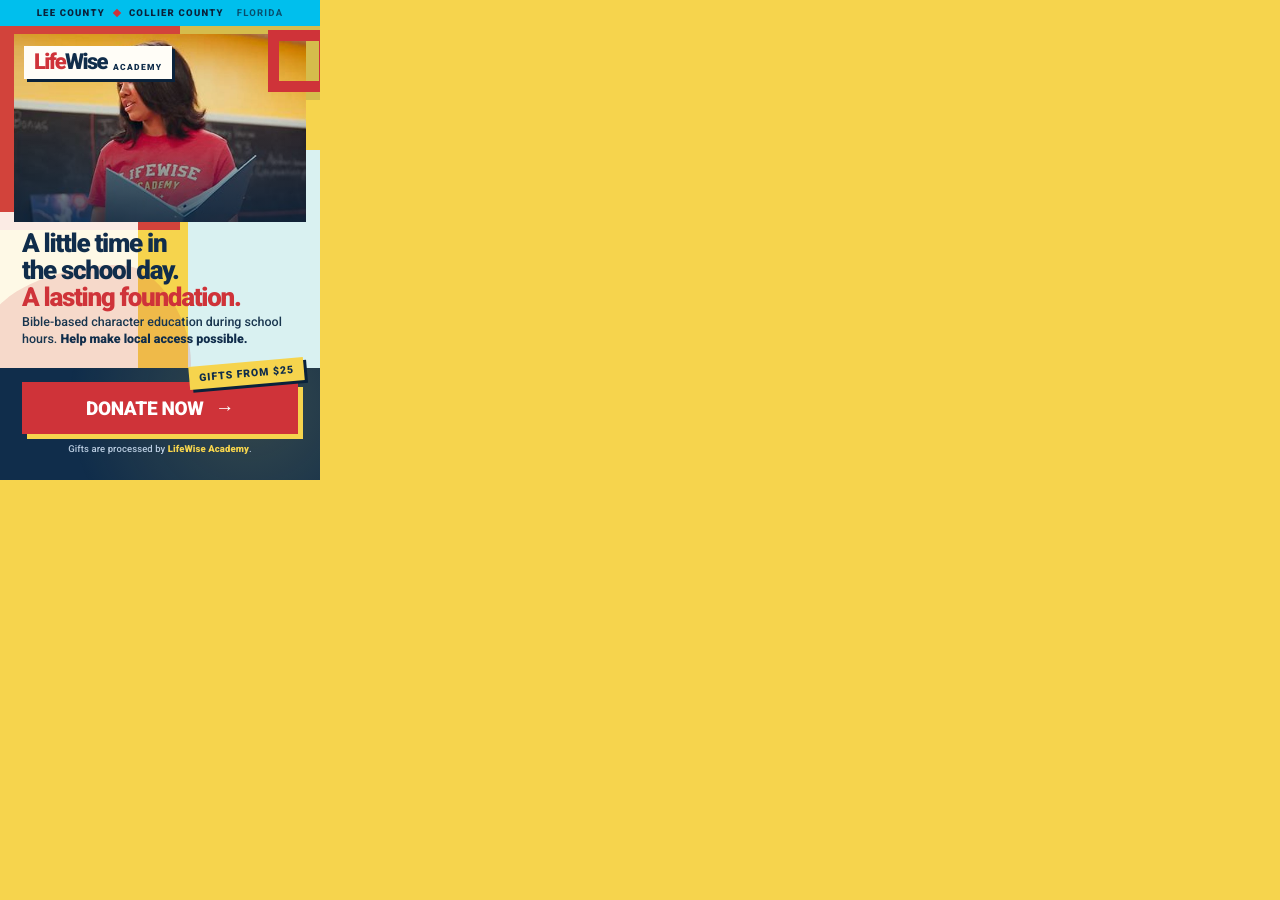
<file: banners/lifewise-lee-collier-banner-A-foundation-320x480.html>
<!doctype html>
<html lang="en">
<head>
<meta charset="utf-8">
<meta name="viewport" content="width=320">
<meta name="ad.size" content="width=320,height=480">
<title>LifeWise Lee + Collier â€” Donate now</title>
<style>
@font-face{font-family:"Roboto";font-style:normal;font-weight:100 900;font-display:block;src:url([data-uri]) format("woff2")}
*{margin:0;padding:0;box-sizing:border-box}
:root{--navy:#102d4b;--navy-deep:#0a223b;--red:#cf3339;--yellow:#f6d44d;--blue:#00bfed;--sky:#d9f3fa;--paper:#fffdf7;--ease:cubic-bezier(.22,1,.36,1);--ease-soft:cubic-bezier(.45,0,.55,1)}
html,body{width:320px;height:480px;overflow:hidden;background:var(--navy)}
body{font-family:Roboto,Arial,sans-serif;-webkit-font-smoothing:antialiased;text-rendering:geometricPrecision}

.ad{position:relative;display:block;width:320px;height:480px;overflow:hidden;isolation:isolate;color:var(--navy);text-decoration:none;cursor:pointer;outline-offset:-4px}
.ad:focus-visible{outline:3px solid var(--blue)}

/* ---------- intro choreography ---------- */
.in{animation:rise 820ms var(--ease) both;animation-delay:var(--d,0ms)}
@keyframes rise{from{opacity:0;transform:translateY(18px)}to{opacity:1;transform:none}}
.drop{animation:drop 700ms var(--ease) both;animation-delay:var(--d,0ms)}
@keyframes drop{from{transform:translateY(-100%)}to{transform:none}}

/* ---------- morphing field (landing-page morph-shape + morph-drift) ---------- */
.field{position:absolute;inset:0;z-index:0;overflow:hidden;pointer-events:none}
.blob{position:absolute;display:block;opacity:var(--o,1);animation:morph var(--m,12s) ease-in-out infinite alternate,drift var(--dr,18s) ease-in-out infinite alternate,blob-in 1300ms var(--ease) both;animation-delay:var(--md,0s),var(--dd,0s),var(--d,0ms);will-change:transform,border-radius}
@keyframes blob-in{from{scale:.15;opacity:0}to{scale:1;opacity:var(--o,1)}}
@keyframes morph{
  0%{border-radius:58% 42% 63% 37%/45% 55% 45% 55%}
  33%{border-radius:38% 62% 42% 58%/62% 38% 62% 38%}
  66%{border-radius:65% 35% 55% 45%/38% 62% 40% 60%}
  100%{border-radius:44% 56% 36% 64%/58% 42% 56% 44%}
}
@keyframes drift{
  0%{transform:translate(0,0) rotate(0deg) scale(1)}
  100%{transform:translate(22px,-18px) rotate(46deg) scale(1.16)}
}
.morph-svg{position:absolute;z-index:0;pointer-events:none;animation:svg-spin 38s linear infinite,blob-in 1300ms var(--ease) both;animation-delay:0s,var(--d,0ms)}
@keyframes svg-spin{to{transform:rotate(360deg)}}

/* ---------- county ribbon (landing hero) ---------- */
.ribbon{position:absolute;z-index:6;top:0;left:0;right:0;height:26px;display:flex;align-items:center;justify-content:center;gap:9px;background:var(--blue);color:var(--navy-deep);font-size:9.5px;font-weight:900;letter-spacing:.13em;text-transform:uppercase;white-space:nowrap}
.ribbon i{display:block;width:6px;height:6px;background:var(--red);transform:rotate(45deg)}
.ribbon .tail{margin-left:4px;font-weight:700;color:rgba(10,34,59,.72)}

/* ---------- wordmark (landing header) ---------- */
.wordmark{display:inline-flex;align-items:baseline;font-weight:900;font-size:22px;line-height:1;letter-spacing:-.075em;white-space:nowrap}
.wordmark .life{color:var(--red)}
.wordmark .wise{color:var(--navy)}
.wordmark .acad{align-self:flex-end;margin:0 0 2px 6px;font-size:8.5px;letter-spacing:.16em;text-transform:uppercase;color:var(--navy)}

/* ---------- photo in a living blob ---------- */
.photo{position:absolute;z-index:3;overflow:hidden;background:var(--navy);animation:morph-photo 13s ease-in-out infinite alternate,photo-in 1100ms var(--ease) both,photo-float 9s ease-in-out infinite alternate;animation-delay:0s,var(--d,300ms),0s;will-change:border-radius}
.photo img{display:block;width:100%;height:100%;object-fit:cover;transform-origin:50% 40%;animation:ken 16s ease-in-out infinite alternate}
@keyframes ken{from{transform:scale(1.04) translate(0,0)}to{transform:scale(1.14) translate(-1.6%,1.2%)}}
@keyframes photo-in{from{clip-path:circle(0% at 50% 55%);opacity:0}to{clip-path:circle(78% at 50% 55%);opacity:1}}
@keyframes photo-float{from{translate:0 0}to{translate:0 -4px}}
.cap{position:absolute;z-index:2;left:12px;bottom:10px;right:12px;display:flex;align-items:center;gap:7px;color:#fff;font-size:10.5px;font-weight:700;line-height:1.2;text-shadow:0 1px 8px rgba(10,34,59,.8)}
.cap b{flex:0 0 auto;width:7px;height:7px;background:var(--yellow);border-radius:50%;animation:dot 2.2s ease-out infinite}
@keyframes dot{0%{box-shadow:0 0 0 0 rgba(246,212,77,.8)}70%,100%{box-shadow:0 0 0 9px rgba(246,212,77,0)}}

/* hero "sun" ring */
.sun{position:absolute;z-index:4;border:11px solid var(--red);animation:morph 9s ease-in-out infinite alternate,svg-spin 22s linear infinite,pop 800ms var(--ease) both;animation-delay:0s,0s,var(--d,700ms);pointer-events:none}
@keyframes pop{from{opacity:0;scale:.2}to{opacity:1;scale:1}}

/* ---------- headline ---------- */
h1{position:relative;z-index:5;font-weight:900;letter-spacing:-.05em;line-height:.98}
h1 .ln{display:block;overflow:hidden;padding-bottom:.06em}
h1 .ln>span{display:block;animation:word 900ms var(--ease) both;animation-delay:var(--d,0ms)}
@keyframes word{from{transform:translateY(105%) rotate(2deg)}to{transform:none}}

/* ---------- donate button ---------- */
.cta{position:absolute;z-index:7;left:22px;right:22px;height:52px;display:flex;align-items:center;justify-content:center;gap:12px;overflow:hidden;font-size:19px;font-weight:900;letter-spacing:-.02em;text-transform:uppercase;white-space:nowrap}
.cta .arr{display:inline-block;animation:arr 1.5s var(--ease-soft) infinite}
@keyframes arr{0%,55%,100%{transform:translateX(0)}75%{transform:translateX(6px)}}
.cta::after{content:"";position:absolute;top:0;bottom:0;left:-60%;width:38%;background:linear-gradient(100deg,transparent,rgba(255,255,255,.55),transparent);transform:skewX(-20deg);animation:shine 3.6s ease-in-out 2.4s infinite;pointer-events:none}
@keyframes shine{0%,62%{left:-60%}100%{left:135%}}
.ring{position:absolute;z-index:6;left:22px;right:22px;height:52px;pointer-events:none;animation:ring 2.6s ease-out 2.2s infinite}
@keyframes ring{0%{box-shadow:0 0 0 0 var(--ringc,rgba(246,212,77,.75))}70%,100%{box-shadow:0 0 0 16px rgba(246,212,77,0)}}

.fine{position:absolute;z-index:7;left:22px;right:22px;text-align:center;font-size:9.5px;font-weight:500;line-height:1.35;letter-spacing:.01em}

@media (prefers-reduced-motion:reduce){
  *,*::before,*::after{animation-duration:.001ms!important;animation-delay:0s!important;animation-iteration-count:1!important}
}


/* ===== Banner A Â· Foundation â€” yellow hero mood, red donate action ===== */
html,body,.ad{background:var(--yellow)}

.b1{width:300px;height:300px;left:-120px;top:-70px;background:var(--red);--o:.9;--d:100ms}
.b2{width:250px;height:250px;right:-118px;top:150px;background:var(--sky);--o:.95;--m:15s;--md:-5s;--dr:23s;--dd:-8s;--d:250ms}
.b3{width:230px;height:230px;left:-92px;top:212px;background:var(--paper);--o:.9;--m:17s;--md:-9s;--dr:20s;--dd:-3s;--d:400ms}
.b4{width:170px;height:170px;right:-30px;top:-70px;background:var(--navy);--o:.14;--m:10s;--md:-2s;--d:550ms}

.floor{position:absolute;z-index:2;left:0;right:0;bottom:0;height:112px;background:var(--navy)}
.swell{position:absolute;z-index:2;left:-60px;right:-60px;top:370px;height:240px;background:var(--navy);animation:swell 8s ease-in-out infinite alternate,swell-in 1200ms var(--ease) 350ms both;will-change:border-radius,transform}
@keyframes swell{
  0%{border-radius:46% 54% 0 0/38% 34% 0 0;transform:translate(0,0) scaleY(1)}
  50%{border-radius:58% 42% 0 0/30% 44% 0 0;transform:translate(14px,-5px) scaleY(1.04)}
  100%{border-radius:40% 60% 0 0/42% 28% 0 0;transform:translate(-12px,-2px) scaleY(1.02)}
}
@keyframes swell-in{from{transform:translateY(60px);opacity:0}to{opacity:1}}
.floor,.swell{pointer-events:none}
.floor-glow{position:absolute;z-index:2;left:0;right:0;bottom:0;height:112px;background:radial-gradient(260px circle at 78% 30%,rgba(246,212,77,.16),transparent 70%);pointer-events:none}

.wm{position:absolute;z-index:8;left:24px;top:46px;padding:6px 10px 5px;background:var(--paper);box-shadow:3px 3px 0 var(--navy-deep);--d:200ms}

.photo{left:14px;top:34px;width:292px;height:188px;--d:300ms;animation:morph-photo-a 11s ease-in-out infinite alternate,photo-in 1100ms var(--ease) var(--d) both,photo-float 9s ease-in-out infinite alternate}
@keyframes morph-photo-a{0%{border-radius:46% 10% 40% 12%/36% 12% 42% 10%}50%{border-radius:14% 44% 12% 40%/12% 40% 14% 38%}100%{border-radius:38% 16% 46% 8%/30% 18% 38% 14%}}
.photo img{object-position:56% 20%}
.photo::after{content:"";position:absolute;inset:44% 0 0;background:linear-gradient(transparent,rgba(10,34,59,.74));pointer-events:none}
.sun{right:-10px;top:30px;width:62px;height:62px;--d:900ms}

h1{position:absolute;left:22px;right:18px;top:232px;font-size:26px;color:var(--navy)}
h1 em{font-style:normal;color:var(--red)}
.sub{position:absolute;z-index:5;left:22px;right:22px;top:314px;font-size:12.5px;font-weight:500;line-height:1.38;color:#19364f;--d:1350ms}
.sub b{font-weight:900;color:var(--navy)}

.tag{position:absolute;z-index:9;right:16px;top:362px;padding:5px 10px 5px;background:var(--yellow);color:var(--navy);font-size:10.5px;font-weight:900;letter-spacing:.09em;text-transform:uppercase;transform:rotate(-5deg);box-shadow:3px 3px 0 var(--navy-deep);animation:tag-in 700ms var(--ease) 2100ms both,tag-bob 3.4s ease-in-out 2.8s infinite alternate}
@keyframes tag-in{from{opacity:0;transform:rotate(-18deg) scale(.3)}to{opacity:1;transform:rotate(-5deg) scale(1)}}
@keyframes tag-bob{from{transform:rotate(-5deg) translateY(0)}to{transform:rotate(-2deg) translateY(-3px)}}

.cta{top:382px;background:var(--red);color:#fff;box-shadow:5px 5px 0 var(--yellow);animation:rise 800ms var(--ease) 1650ms both}
.ring{top:382px;--ringc:rgba(207,51,57,.8);animation:ring 2.6s ease-out 2.6s infinite;box-shadow:0 0 0 0 rgba(207,51,57,0)}
.fine{top:444px;color:#b9cce0;--d:2000ms}
.fine b{color:var(--yellow);font-weight:900}
</style>
</head>
<body>
<a class="ad" href="https://afieldremains.github.io/lifewise-lee-collier/?utm_source=banner&amp;utm_medium=display&amp;utm_campaign=lee-collier-giving&amp;utm_content=a-foundation#give" target="_blank" rel="noopener" aria-label="LifeWise Academy for Lee and Collier counties, Florida. Donate now.">
  <div class="field" aria-hidden="true">
    <span class="blob b1"></span><span class="blob b2"></span><span class="blob b3"></span><span class="blob b4"></span>
  </div>
  <svg class="morph-svg" style="left:-70px;bottom:-30px;width:300px;--d:700ms" viewBox="0 0 200 200" aria-hidden="true" focusable="false"><path fill="#cf3339" fill-opacity=".16" transform="translate(100 100)" d="M44.7,-58.4C57.4,-48.6,67,-34.1,71.5,-18C76,-1.9,75.4,15.7,67.6,29.1C59.8,42.5,44.8,51.7,29.6,58.9C14.4,66.1,-1,71.3,-16.5,69.6C-32,67.9,-47.6,59.3,-58.3,46.4C-69,33.5,-74.8,16.2,-73.3,0.9C-71.8,-14.4,-63,-28.8,-51.6,-38.9C-40.2,-49,-26.1,-54.8,-11.4,-58.8C3.3,-62.8,32,-68.2,44.7,-58.4Z"><animate attributeName="d" dur="14s" repeatCount="indefinite" calcMode="spline" keySplines="0.45 0 0.55 1;0.45 0 0.55 1;0.45 0 0.55 1" keyTimes="0;0.33;0.66;1" values="M44.7,-58.4C57.4,-48.6,67,-34.1,71.5,-18C76,-1.9,75.4,15.7,67.6,29.1C59.8,42.5,44.8,51.7,29.6,58.9C14.4,66.1,-1,71.3,-16.5,69.6C-32,67.9,-47.6,59.3,-58.3,46.4C-69,33.5,-74.8,16.2,-73.3,0.9C-71.8,-14.4,-63,-28.8,-51.6,-38.9C-40.2,-49,-26.1,-54.8,-11.4,-58.8C3.3,-62.8,32,-68.2,44.7,-58.4Z;M38.9,-52.6C50.9,-43.9,61.4,-32.4,66.9,-18.5C72.4,-4.6,72.9,11.7,66.2,24.6C59.5,37.5,45.6,47,31.2,54.4C16.8,61.8,1.9,67.1,-13.6,66.1C-29.1,65.1,-45.2,57.8,-55.6,45.6C-66,33.4,-70.7,16.7,-69.2,1C-67.7,-14.7,-60,-29.4,-49,-38.3C-38,-47.2,-23.7,-50.3,-9.1,-53.6C5.5,-56.9,26.9,-61.3,38.9,-52.6Z;M47.3,-60.6C59.2,-50.6,65.5,-33.8,68.4,-17C71.3,-0.2,70.8,16.6,63.2,29.3C55.6,42,40.9,50.6,26,57.4C11.1,64.2,-4,69.2,-19.4,66.8C-34.8,64.4,-50.5,54.6,-60.4,41C-70.3,27.4,-74.4,10,-71.6,-5.7C-68.8,-21.4,-59.1,-35.4,-46.8,-45.4C-34.5,-55.4,-19.6,-61.4,-2.7,-58.5C14.2,-55.6,35.4,-70.6,47.3,-60.6Z;M44.7,-58.4C57.4,-48.6,67,-34.1,71.5,-18C76,-1.9,75.4,15.7,67.6,29.1C59.8,42.5,44.8,51.7,29.6,58.9C14.4,66.1,-1,71.3,-16.5,69.6C-32,67.9,-47.6,59.3,-58.3,46.4C-69,33.5,-74.8,16.2,-73.3,0.9C-71.8,-14.4,-63,-28.8,-51.6,-38.9C-40.2,-49,-26.1,-54.8,-11.4,-58.8C3.3,-62.8,32,-68.2,44.7,-58.4Z"/></path></svg>

  <div class="floor" aria-hidden="true"></div>
  <span class="swell" aria-hidden="true"></span>
  <div class="floor-glow" aria-hidden="true"></div>

  <div class="ribbon drop" style="--d:0ms"><span>Lee County</span><i></i><span>Collier County</span><span class="tail">Florida</span></div>

  <div class="wm in"><span class="wordmark" aria-hidden="true"><span class="life">Life</span><span class="wise">Wise</span><span class="acad">Academy</span></span></div>

  <figure class="photo" role="img" aria-label="A LifeWise Academy educator leads a classroom lesson">
    <img src="[data-uri]" alt="" width="292" height="166">
  </figure>
  <span class="sun" aria-hidden="true"></span>

  <h1>
    <span class="ln"><span style="--d:850ms">A little time in</span></span>
    <span class="ln"><span style="--d:960ms">the school day.</span></span>
    <span class="ln"><span style="--d:1100ms"><em>A lasting foundation.</em></span></span>
  </h1>
  <p class="sub in">Bible-based character education during school hours. <b>Help make local access possible.</b></p>

  <div class="tag" aria-hidden="true">Gifts from $25</div>
  <span class="ring" style="top:382px"></span>
  <div class="cta" role="button">Donate now <span class="arr" aria-hidden="true">&rarr;</span></div>
  <p class="fine in">Gifts are processed by <b>LifeWise Academy</b>.</p>
</a>
</body>
</html>
</file>
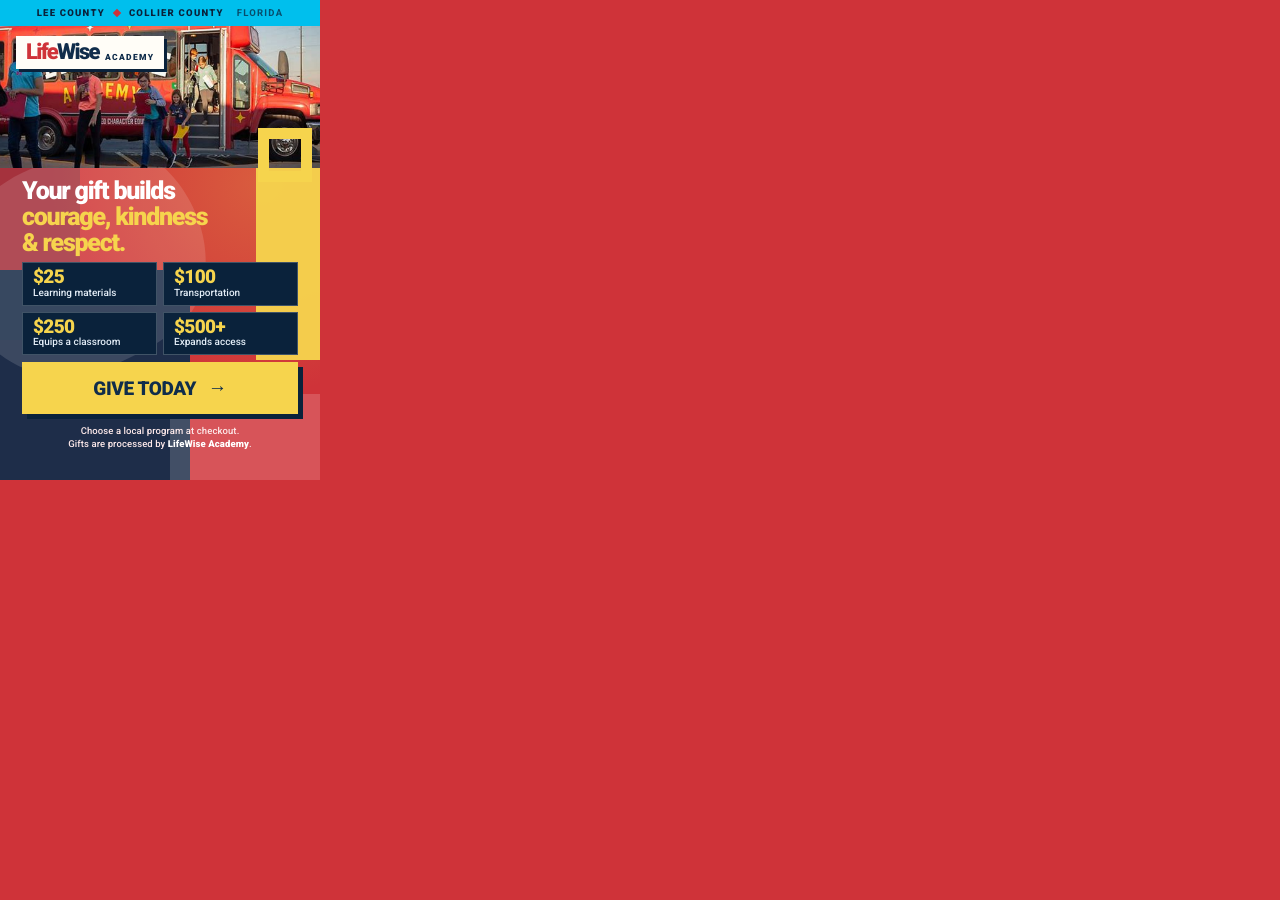
<file: banners/lifewise-lee-collier-banner-B-impact-320x480.html>
<!doctype html>
<html lang="en">
<head>
<meta charset="utf-8">
<meta name="viewport" content="width=320">
<meta name="ad.size" content="width=320,height=480">
<title>LifeWise Lee + Collier — Give today</title>
<style>
@font-face{font-family:"Roboto";font-style:normal;font-weight:100 900;font-display:block;src:url([data-uri]) format("woff2")}
*{margin:0;padding:0;box-sizing:border-box}
:root{--navy:#102d4b;--navy-deep:#0a223b;--red:#cf3339;--yellow:#f6d44d;--blue:#00bfed;--sky:#d9f3fa;--paper:#fffdf7;--ease:cubic-bezier(.22,1,.36,1);--ease-soft:cubic-bezier(.45,0,.55,1)}
html,body{width:320px;height:480px;overflow:hidden;background:var(--navy)}
body{font-family:Roboto,Arial,sans-serif;-webkit-font-smoothing:antialiased;text-rendering:geometricPrecision}

.ad{position:relative;display:block;width:320px;height:480px;overflow:hidden;isolation:isolate;color:var(--navy);text-decoration:none;cursor:pointer;outline-offset:-4px}
.ad:focus-visible{outline:3px solid var(--blue)}

/* ---------- intro choreography ---------- */
.in{animation:rise 820ms var(--ease) both;animation-delay:var(--d,0ms)}
@keyframes rise{from{opacity:0;transform:translateY(18px)}to{opacity:1;transform:none}}
.drop{animation:drop 700ms var(--ease) both;animation-delay:var(--d,0ms)}
@keyframes drop{from{transform:translateY(-100%)}to{transform:none}}

/* ---------- morphing field (landing-page morph-shape + morph-drift) ---------- */
.field{position:absolute;inset:0;z-index:0;overflow:hidden;pointer-events:none}
.blob{position:absolute;display:block;opacity:var(--o,1);animation:morph var(--m,12s) ease-in-out infinite alternate,drift var(--dr,18s) ease-in-out infinite alternate,blob-in 1300ms var(--ease) both;animation-delay:var(--md,0s),var(--dd,0s),var(--d,0ms);will-change:transform,border-radius}
@keyframes blob-in{from{scale:.15;opacity:0}to{scale:1;opacity:var(--o,1)}}
@keyframes morph{
  0%{border-radius:58% 42% 63% 37%/45% 55% 45% 55%}
  33%{border-radius:38% 62% 42% 58%/62% 38% 62% 38%}
  66%{border-radius:65% 35% 55% 45%/38% 62% 40% 60%}
  100%{border-radius:44% 56% 36% 64%/58% 42% 56% 44%}
}
@keyframes drift{
  0%{transform:translate(0,0) rotate(0deg) scale(1)}
  100%{transform:translate(22px,-18px) rotate(46deg) scale(1.16)}
}
.morph-svg{position:absolute;z-index:0;pointer-events:none;animation:svg-spin 38s linear infinite,blob-in 1300ms var(--ease) both;animation-delay:0s,var(--d,0ms)}
@keyframes svg-spin{to{transform:rotate(360deg)}}

/* ---------- county ribbon (landing hero) ---------- */
.ribbon{position:absolute;z-index:6;top:0;left:0;right:0;height:26px;display:flex;align-items:center;justify-content:center;gap:9px;background:var(--blue);color:var(--navy-deep);font-size:9.5px;font-weight:900;letter-spacing:.13em;text-transform:uppercase;white-space:nowrap}
.ribbon i{display:block;width:6px;height:6px;background:var(--red);transform:rotate(45deg)}
.ribbon .tail{margin-left:4px;font-weight:700;color:rgba(10,34,59,.72)}

/* ---------- wordmark (landing header) ---------- */
.wordmark{display:inline-flex;align-items:baseline;font-weight:900;font-size:22px;line-height:1;letter-spacing:-.075em;white-space:nowrap}
.wordmark .life{color:var(--red)}
.wordmark .wise{color:var(--navy)}
.wordmark .acad{align-self:flex-end;margin:0 0 2px 6px;font-size:8.5px;letter-spacing:.16em;text-transform:uppercase;color:var(--navy)}

/* ---------- photo in a living blob ---------- */
.photo{position:absolute;z-index:3;overflow:hidden;background:var(--navy);animation:morph-photo 13s ease-in-out infinite alternate,photo-in 1100ms var(--ease) both,photo-float 9s ease-in-out infinite alternate;animation-delay:0s,var(--d,300ms),0s;will-change:border-radius}
.photo img{display:block;width:100%;height:100%;object-fit:cover;transform-origin:50% 40%;animation:ken 16s ease-in-out infinite alternate}
@keyframes ken{from{transform:scale(1.04) translate(0,0)}to{transform:scale(1.14) translate(-1.6%,1.2%)}}
@keyframes photo-in{from{clip-path:circle(0% at 50% 55%);opacity:0}to{clip-path:circle(78% at 50% 55%);opacity:1}}
@keyframes photo-float{from{translate:0 0}to{translate:0 -4px}}
.cap{position:absolute;z-index:2;left:12px;bottom:10px;right:12px;display:flex;align-items:center;gap:7px;color:#fff;font-size:10.5px;font-weight:700;line-height:1.2;text-shadow:0 1px 8px rgba(10,34,59,.8)}
.cap b{flex:0 0 auto;width:7px;height:7px;background:var(--yellow);border-radius:50%;animation:dot 2.2s ease-out infinite}
@keyframes dot{0%{box-shadow:0 0 0 0 rgba(246,212,77,.8)}70%,100%{box-shadow:0 0 0 9px rgba(246,212,77,0)}}

/* hero "sun" ring */
.sun{position:absolute;z-index:4;border:11px solid var(--red);animation:morph 9s ease-in-out infinite alternate,svg-spin 22s linear infinite,pop 800ms var(--ease) both;animation-delay:0s,0s,var(--d,700ms);pointer-events:none}
@keyframes pop{from{opacity:0;scale:.2}to{opacity:1;scale:1}}

/* ---------- headline ---------- */
h1{position:relative;z-index:5;font-weight:900;letter-spacing:-.05em;line-height:.98}
h1 .ln{display:block;overflow:hidden;padding-bottom:.06em}
h1 .ln>span{display:block;animation:word 900ms var(--ease) both;animation-delay:var(--d,0ms)}
@keyframes word{from{transform:translateY(105%) rotate(2deg)}to{transform:none}}

/* ---------- donate button ---------- */
.cta{position:absolute;z-index:7;left:22px;right:22px;height:52px;display:flex;align-items:center;justify-content:center;gap:12px;overflow:hidden;font-size:19px;font-weight:900;letter-spacing:-.02em;text-transform:uppercase;white-space:nowrap}
.cta .arr{display:inline-block;animation:arr 1.5s var(--ease-soft) infinite}
@keyframes arr{0%,55%,100%{transform:translateX(0)}75%{transform:translateX(6px)}}
.cta::after{content:"";position:absolute;top:0;bottom:0;left:-60%;width:38%;background:linear-gradient(100deg,transparent,rgba(255,255,255,.55),transparent);transform:skewX(-20deg);animation:shine 3.6s ease-in-out 2.4s infinite;pointer-events:none}
@keyframes shine{0%,62%{left:-60%}100%{left:135%}}
.ring{position:absolute;z-index:6;left:22px;right:22px;height:52px;pointer-events:none;animation:ring 2.6s ease-out 2.2s infinite}
@keyframes ring{0%{box-shadow:0 0 0 0 var(--ringc,rgba(246,212,77,.75))}70%,100%{box-shadow:0 0 0 16px rgba(246,212,77,0)}}

.fine{position:absolute;z-index:7;left:22px;right:22px;text-align:center;font-size:9.5px;font-weight:500;line-height:1.35;letter-spacing:.01em}

@media (prefers-reduced-motion:reduce){
  *,*::before,*::after{animation-duration:.001ms!important;animation-delay:0s!important;animation-iteration-count:1!important}
}


/* ===== Banner B · Impact — landing "give" section mood: red field, yellow gifts ===== */
html,body,.ad{background:var(--red)}
.ad{color:#fff;background:radial-gradient(330px circle at 82% 38%,rgba(246,212,77,.26),transparent 64%),var(--red)}

.b1{width:340px;height:340px;left:-150px;bottom:-130px;background:var(--navy);--o:.92;--m:13s;--d:100ms}
.b2{width:240px;height:240px;right:-176px;top:120px;background:var(--yellow);--o:.95;--m:16s;--md:-6s;--dr:22s;--dd:-9s;--d:260ms}
.b3{width:190px;height:190px;left:-110px;top:150px;background:var(--navy);--o:.22;--m:11s;--md:-3s;--d:420ms}
.b4{width:170px;height:170px;right:-20px;bottom:-84px;background:#fff;--o:.16;--m:12s;--md:-8s;--dr:19s;--dd:-4s;--d:560ms}

.wm{position:absolute;z-index:8;left:16px;top:36px;padding:6px 10px 5px;background:var(--paper);box-shadow:3px 3px 0 var(--navy-deep);--d:200ms}

.photo{left:-10px;top:26px;width:340px;height:142px;--d:250ms;animation:morph-photo-b 12s ease-in-out infinite alternate,photo-in 1100ms var(--ease) var(--d) both,photo-float 9s ease-in-out infinite alternate}
@keyframes morph-photo-b{
  0%{border-radius:0 0 58% 42%/0 0 32% 26%}
  50%{border-radius:0 0 40% 60%/0 0 24% 34%}
  100%{border-radius:0 0 54% 46%/0 0 30% 22%}
}
.photo img{object-position:50% 32%}
.sun{right:8px;top:128px;width:54px;height:54px;border-color:var(--yellow);--d:900ms}

h1{position:absolute;left:22px;right:16px;top:180px;font-size:25px;color:#fff}
h1 em{font-style:normal;color:var(--yellow)}

.tiers{position:absolute;z-index:6;left:22px;right:22px;top:262px;display:grid;grid-template-columns:1fr 1fr;gap:6px;list-style:none}
.t{display:block;padding:4px 10px 5px;background:var(--navy-deep);border:1px solid rgba(255,255,255,.22);color:#fff;animation:tin 600ms var(--ease) both,hl 6.4s ease-in-out infinite;animation-delay:var(--d),var(--h)}
.t b{display:block;font-size:19px;font-weight:900;letter-spacing:-.035em;line-height:1.08;color:var(--yellow);animation:hl-b 6.4s ease-in-out infinite;animation-delay:var(--h)}
.t span{display:block;font-size:10px;font-weight:500;line-height:1.2;color:#e3edf7;animation:hl-s 6.4s ease-in-out infinite;animation-delay:var(--h)}
.t:nth-child(1){--d:1500ms;--h:3.0s}
.t:nth-child(2){--d:1620ms;--h:4.6s}
.t:nth-child(3){--d:1740ms;--h:6.2s}
.t:nth-child(4){--d:1860ms;--h:7.8s}
@keyframes tin{from{opacity:0;transform:translateY(14px) scale(.9)}to{opacity:1;transform:none}}
@keyframes hl{
  0%,18%,100%{background:var(--navy-deep);border-color:rgba(255,255,255,.22);transform:none}
  4%,14%{background:var(--yellow);border-color:var(--yellow);transform:translateY(-2px) scale(1.04)}
}
@keyframes hl-b{0%,18%,100%{color:var(--yellow)}4%,14%{color:var(--red)}}
@keyframes hl-s{0%,18%,100%{color:#e3edf7}4%,14%{color:var(--navy)}}

.cta{top:362px;background:var(--yellow);color:var(--navy);box-shadow:5px 5px 0 var(--navy-deep);animation:rise 800ms var(--ease) 2100ms both}
.ring{top:362px;--ringc:rgba(246,212,77,.85);animation:ring 2.6s ease-out 3.1s infinite}
.fine{top:426px;color:#fde9ea;--d:2400ms}
.fine b{color:#fff;font-weight:900}
</style>
</head>
<body>
<a class="ad" href="https://afieldremains.github.io/lifewise-lee-collier/?utm_source=banner&amp;utm_medium=display&amp;utm_campaign=lee-collier-giving&amp;utm_content=b-impact#give" target="_blank" rel="noopener" aria-label="LifeWise Academy for Lee and Collier counties, Florida. Your gift builds courage, kindness and respect. Give today.">
  <div class="field" aria-hidden="true">
    <span class="blob b1"></span><span class="blob b2"></span><span class="blob b3"></span><span class="blob b4"></span>
  </div>
  <svg class="morph-svg" style="left:-90px;top:88px;width:340px;--d:700ms" viewBox="0 0 200 200" aria-hidden="true" focusable="false"><path fill="#ffffff" fill-opacity=".13" transform="translate(100 100)" d="M44.7,-58.4C57.4,-48.6,67,-34.1,71.5,-18C76,-1.9,75.4,15.7,67.6,29.1C59.8,42.5,44.8,51.7,29.6,58.9C14.4,66.1,-1,71.3,-16.5,69.6C-32,67.9,-47.6,59.3,-58.3,46.4C-69,33.5,-74.8,16.2,-73.3,0.9C-71.8,-14.4,-63,-28.8,-51.6,-38.9C-40.2,-49,-26.1,-54.8,-11.4,-58.8C3.3,-62.8,32,-68.2,44.7,-58.4Z"><animate attributeName="d" dur="14s" repeatCount="indefinite" calcMode="spline" keySplines="0.45 0 0.55 1;0.45 0 0.55 1;0.45 0 0.55 1" keyTimes="0;0.33;0.66;1" values="M44.7,-58.4C57.4,-48.6,67,-34.1,71.5,-18C76,-1.9,75.4,15.7,67.6,29.1C59.8,42.5,44.8,51.7,29.6,58.9C14.4,66.1,-1,71.3,-16.5,69.6C-32,67.9,-47.6,59.3,-58.3,46.4C-69,33.5,-74.8,16.2,-73.3,0.9C-71.8,-14.4,-63,-28.8,-51.6,-38.9C-40.2,-49,-26.1,-54.8,-11.4,-58.8C3.3,-62.8,32,-68.2,44.7,-58.4Z;M38.9,-52.6C50.9,-43.9,61.4,-32.4,66.9,-18.5C72.4,-4.6,72.9,11.7,66.2,24.6C59.5,37.5,45.6,47,31.2,54.4C16.8,61.8,1.9,67.1,-13.6,66.1C-29.1,65.1,-45.2,57.8,-55.6,45.6C-66,33.4,-70.7,16.7,-69.2,1C-67.7,-14.7,-60,-29.4,-49,-38.3C-38,-47.2,-23.7,-50.3,-9.1,-53.6C5.5,-56.9,26.9,-61.3,38.9,-52.6Z;M47.3,-60.6C59.2,-50.6,65.5,-33.8,68.4,-17C71.3,-0.2,70.8,16.6,63.2,29.3C55.6,42,40.9,50.6,26,57.4C11.1,64.2,-4,69.2,-19.4,66.8C-34.8,64.4,-50.5,54.6,-60.4,41C-70.3,27.4,-74.4,10,-71.6,-5.7C-68.8,-21.4,-59.1,-35.4,-46.8,-45.4C-34.5,-55.4,-19.6,-61.4,-2.7,-58.5C14.2,-55.6,35.4,-70.6,47.3,-60.6Z;M44.7,-58.4C57.4,-48.6,67,-34.1,71.5,-18C76,-1.9,75.4,15.7,67.6,29.1C59.8,42.5,44.8,51.7,29.6,58.9C14.4,66.1,-1,71.3,-16.5,69.6C-32,67.9,-47.6,59.3,-58.3,46.4C-69,33.5,-74.8,16.2,-73.3,0.9C-71.8,-14.4,-63,-28.8,-51.6,-38.9C-40.2,-49,-26.1,-54.8,-11.4,-58.8C3.3,-62.8,32,-68.2,44.7,-58.4Z"/></path></svg>

  <div class="ribbon drop" style="--d:0ms"><span>Lee County</span><i></i><span>Collier County</span><span class="tail">Florida</span></div>

  <figure class="photo" role="img" aria-label="Students outside a LifeWise Academy school bus">
    <img src="[data-uri]" alt="" width="340" height="142">
  </figure>
  <div class="wm in"><span class="wordmark" aria-hidden="true"><span class="life">Life</span><span class="wise">Wise</span><span class="acad">Academy</span></span></div>
  <span class="sun" aria-hidden="true"></span>

  <h1>
    <span class="ln"><span style="--d:800ms">Your gift builds</span></span>
    <span class="ln"><span style="--d:920ms"><em>courage, kindness</em></span></span>
    <span class="ln"><span style="--d:1040ms"><em>&amp; respect.</em></span></span>
  </h1>

  <ul class="tiers" aria-label="Gift amounts">
    <li class="t"><b>$25</b><span>Learning materials</span></li>
    <li class="t"><b>$100</b><span>Transportation</span></li>
    <li class="t"><b>$250</b><span>Equips a classroom</span></li>
    <li class="t"><b>$500+</b><span>Expands access</span></li>
  </ul>

  <span class="ring"></span>
  <div class="cta" role="button">Give today <span class="arr" aria-hidden="true">&rarr;</span></div>
  <p class="fine in">Choose a local program at checkout.<br>Gifts are processed by <b>LifeWise Academy</b>.</p>
</a>
</body>
</html>
</file>
<file: styles.css>
@import url("https://fonts.googleapis.com/css2?family=Bebas+Neue&family=Lato:wght@400;700;900&family=Roboto:wght@700;900&display=swap");

:root {
  color-scheme: light;
  --navy: #102d4b;
  --navy-deep: #0a223b;
  --red: #cf3339;
  --yellow: #f6d44d;
  --blue: #00bfed;
  --sky: #d9f3fa;
  --paper: #fffdf7;
  --ink: #142b40;
  --muted: #41566a;
  --line: rgba(16, 45, 75, 0.2);
  --content-width: 1240px;
  font-family: "Roboto", Arial, sans-serif;
  font-synthesis: none;
  text-rendering: optimizeLegibility;
}

* {
  box-sizing: border-box;
}

html {
  scroll-behavior: smooth;
  scroll-padding-top: 96px;
}

body {
  margin: 0;
  color: var(--ink);
  background: var(--paper);
  font-size: 17px;
  line-height: 1.55;
}

img {
  display: block;
  width: 100%;
}

a {
  color: inherit;
}

a:focus-visible,
button:focus-visible,
summary:focus-visible {
  outline: 3px solid currentColor;
  outline-offset: 4px;
}

.skip-link {
  position: absolute;
  z-index: 20;
  top: 8px;
  left: 8px;
  padding: 10px 14px;
  color: var(--navy);
  background: var(--yellow);
  transform: translateY(-160%);
}

.skip-link:focus {
  transform: translateY(0);
}

.county-ribbon {
  display: flex;
  min-height: 34px;
  align-items: center;
  justify-content: center;
  gap: 12px;
  padding: 5px 16px;
  color: var(--navy-deep);
  background: var(--blue);
  font-size: 13px;
  font-weight: 900;
  letter-spacing: 0.13em;
  line-height: 1.2;
  text-transform: uppercase;
}

.ribbon-mark {
  width: 7px;
  height: 7px;
  background: var(--red);
  transform: rotate(45deg);
}

.ribbon-tail {
  margin-left: 10px;
  color: var(--navy-deep);
  font-weight: 700;
}

.site-header {
  position: relative;
  z-index: 5;
  display: flex;
  width: min(100% - 48px, var(--content-width));
  min-height: 88px;
  align-items: center;
  justify-content: space-between;
  margin: 0 auto;
}

.wordmark {
  position: relative;
  display: inline-flex;
  align-items: baseline;
  color: var(--navy);
  font-size: 26px;
  font-weight: 900;
  letter-spacing: -0.075em;
  line-height: 1;
  text-decoration: none;
}

.wordmark-life {
  color: var(--red);
}

.wordmark-academy {
  align-self: flex-end;
  margin: 0 0 2px 7px;
  color: var(--yellow);
  background: var(--navy-deep);
  padding: 4px 5px;
  font-size: 11px;
  font-weight: 900;
  letter-spacing: 0.16em;
  text-transform: uppercase;
}

.academy-highlight {
  padding: 0.05em 0.2em;
  color: var(--yellow);
  background: var(--navy-deep);
  box-decoration-break: clone;
  -webkit-box-decoration-break: clone;
}

.sun-nav {
  position: relative;
  width: 100%;
  margin-bottom: 28px;
  color: var(--navy-deep);
}

.sun-nav > summary {
  display: flex;
  width: fit-content;
  align-items: center;
  gap: 16px;
  border-radius: 6px;
  cursor: pointer;
  list-style: none;
}

.sun-nav > summary::-webkit-details-marker { display: none; }

.sun-brand {
  position: relative;
  display: grid;
  width: var(--sun-size, 112px);
  height: var(--sun-size, 112px);
  flex: 0 0 var(--sun-size, 112px);
  place-items: center;
  container-type: size;
  scale: calc(var(--sun-scale, 1) * var(--sun-hover, 1));
  transition: scale 320ms var(--ease, ease-out);
}

/* While flying, scale tracks scroll directly; easing it would make the sun lag the page */
.sun-flight .sun-nav.is-airborne:not(.is-docked) .sun-brand { transition: none; }

.sun-nav > summary:hover .sun-brand,
.sun-nav > summary:focus-visible .sun-brand { --sun-hover: 1.1; }

/* Two radiating coronas: a warm yellow glow and a red echo ring */
.sun-brand::before,
.sun-brand::after {
  position: absolute;
  inset: 14%;
  border-radius: 50%;
  content: "";
  opacity: 0;
  pointer-events: none;
  animation: sunshine-radiate 3.2s cubic-bezier(0.2, 0.6, 0.3, 1) infinite;
  animation-play-state: paused;
}

.sun-brand::before {
  background: radial-gradient(circle, rgba(255, 236, 150, 0.95), rgba(255, 186, 30, 0.6) 55%, transparent 72%);
}

.sun-brand::after {
  border: 3px solid var(--red);
  animation-delay: -1.6s;
}

.sun-rays {
  position: absolute;
  inset: 0;
  width: 100%;
  height: 100%;
  overflow: visible;
  color: var(--red);
  rotate: var(--sun-spin, 0deg);
  animation: sunshine-rays 3.2s ease-in-out infinite;
  animation-play-state: paused;
}

.sun-orbit {
  position: absolute;
  inset: -8%;
  width: 116%;
  height: 116%;
  overflow: visible;
  opacity: 0;
  pointer-events: none;
  rotate: -90deg;
  transition: opacity 400ms ease;
}

.sun-orbit circle { fill: none; stroke-width: 4; }
.sun-orbit-track { stroke: rgba(10, 34, 59, 0.2); }
.sun-orbit-fill { stroke: var(--red); stroke-dasharray: 1; stroke-dashoffset: 1; stroke-linecap: round; }
.sun-nav.is-docked .sun-orbit { opacity: 1; }

.sun-disc {
  z-index: 1;
  display: flex;
  width: 75%;
  height: 75%;
  align-items: center;
  justify-content: center;
  flex-direction: column;
  border: 3px solid var(--red);
  border-radius: 50%;
  color: #fff;
  background: radial-gradient(circle at 38% 30%, #1d4670, var(--navy-deep) 70%);
  box-shadow: 0 0 0 4px var(--yellow), 0 0 22px 8px rgba(255, 190, 20, 0.6);
  line-height: 1.15;
  animation: sun-glow 3.2s ease-in-out infinite;
  animation-play-state: paused;
}

.sun-nav.is-sunlit .sun-rays,
.sun-nav.is-sunlit .sun-disc,
.sun-nav.is-sunlit .sun-brand::before,
.sun-nav.is-sunlit .sun-brand::after {
  animation-play-state: running;
}

@keyframes sunshine-rays {
  0% { transform: rotate(0deg) scale(0.84); }
  50% { transform: rotate(7.5deg) scale(1.22); }
  100% { transform: rotate(15deg) scale(0.84); }
}

@keyframes sunshine-radiate {
  0% { transform: scale(0.75); opacity: 0.95; }
  70% { opacity: 0.22; }
  100% { transform: scale(2.15); opacity: 0; }
}

/* Transform-only breathing keeps the pulse on the compositor */
@keyframes sun-glow {
  0%, 100% { transform: scale(1); }
  50% { transform: scale(1.06); }
}

.sun-life { font-size: 18px; font-size: 16cqi; font-weight: 900; letter-spacing: -0.04em; }
.sun-academy { color: var(--yellow); font-size: 13px; font-size: 11.6cqi; font-weight: 900; }
.sun-florida { margin-top: 4px; margin-top: 3.5cqi; font-size: 10px; font-size: 8.9cqi; letter-spacing: 0.1em; text-transform: uppercase; }
.sun-prompt { font-size: 15px; line-height: 1.6; opacity: var(--sun-fade, 1); }
.sun-prompt strong { text-decoration: underline; text-underline-offset: 4px; }
.sun-toggle { display: inline-block; margin-left: 4px; }
.sun-nav[open] .sun-toggle { rotate: 45deg; }

.sun-links {
  display: grid;
  gap: 4px;
  max-width: 360px;
  margin-top: 12px;
  padding: 12px;
  border: 1px solid var(--navy);
  color: var(--navy);
  background: var(--paper);
}

.sun-links a {
  display: flex;
  min-height: 44px;
  align-items: center;
  justify-content: space-between;
  padding: 8px 12px;
  font-size: 16px;
  font-weight: 700;
}

.sun-links .sun-donate { color: #fff; background: var(--red); }
.sun-links a:not(.sun-donate):hover { background: var(--yellow); }
.sun-links a[aria-current] { box-shadow: inset 5px 0 0 var(--red); }
.sun-links .sun-donate[aria-current] { box-shadow: inset 5px 0 0 var(--yellow); }

/* Scroll-driven sun: script lifts the badge out of the hero and docks it on the side */
.sun-slot {
  height: 112px;
  margin-bottom: 28px;
}

.sun-flight .sun-nav {
  position: fixed;
  z-index: 95;
  top: 0;
  left: 0;
  width: max-content;
  margin: 0;
  will-change: transform;
}

.sun-flight .sun-nav .sun-links {
  position: absolute;
  top: calc(100% + 6px);
  left: 0;
  width: min(330px, calc(100vw - 48px));
  margin: 0;
  box-shadow: 0 18px 40px rgba(10, 34, 59, 0.28);
}

.sun-nav.is-airborne .sun-prompt { display: none; }

/* The layout box stays 112px while the sun is scaled, so only the visible disc takes taps */
.sun-flight .sun-nav.is-airborne > summary { pointer-events: none; }
.sun-flight .sun-nav.is-airborne .sun-brand { pointer-events: auto; }

.sun-flight .sun-nav.is-docked .sun-links {
  top: 50%;
  right: calc(100% + 16px - var(--sun-inset, 0px));
  left: auto;
  width: 300px;
  transform: translateY(-50%);
}

@media (max-width: 680px) {
  .sun-flight .sun-nav.is-docked .sun-links {
    top: auto;
    right: auto;
    bottom: calc(100% + 14px - var(--sun-inset, 0px));
    left: var(--sun-inset, 0px);
    width: min(300px, calc(100vw - 32px));
    transform: none;
  }
}

/* Beach: the shoreline the giving section lands on */
.shoreline {
  position: relative;
  height: clamp(120px, 13vw, 210px);
  overflow: hidden;
  background: var(--red);
}

.shore-scene {
  position: absolute;
  inset: 0;
  width: 100%;
  height: 100%;
}

.shore-lap {
  animation: shore-lap 6s ease-in-out infinite;
  animation-play-state: paused;
}

.shoreline.in-view .shore-lap { animation-play-state: running; }

@keyframes shore-lap {
  0%, 100% { transform: translate(0, 0); }
  50% { transform: translate(-18px, 16px); }
}

.shore-find {
  position: absolute;
  width: clamp(24px, 2.8vw, 44px);
  height: auto;
  filter: drop-shadow(0 3px 2px rgba(120, 80, 30, 0.3));
}

.shore-star { bottom: 20%; left: 9%; rotate: -14deg; }
.shore-scallop { bottom: 16%; left: 46%; rotate: 8deg; }
.shore-dollar { right: 11%; bottom: 22%; }

.shoreline.is-washed .shore-lap {
  animation: shore-wash 1.5s cubic-bezier(0.22, 1, 0.36, 1) 1, shore-lap 6s ease-in-out 1.5s infinite;
}

@keyframes shore-wash {
  0% { transform: translate(0, -70px); }
  45% { transform: translate(-30px, 34px); }
  100% { transform: translate(0, 0); }
}

/* Brand bubbles: glassy, near-transparent, carrying faint LifeWise and Prime marks */
.brand-bubbles {
  position: absolute;
  pointer-events: none;
}

.shoreline .shore-bubbles { z-index: 1; }

.shore-bubbles { inset: 16% 0 53%; }
.crash-bubbles { inset: 24% 0 6%; }

.brand-bubble {
  --b: clamp(26px, 3.2vw, 50px);
  --size: calc(var(--b) * var(--s));
  position: absolute;
  top: var(--y);
  left: var(--x);
  display: grid;
  width: var(--size);
  height: var(--size);
  margin: calc(var(--size) / -2) 0 0 calc(var(--size) / -2);
  place-items: center;
  border-radius: 50%;
  background: radial-gradient(circle at 33% 28%, rgba(255, 255, 255, 0.5) 0 6%, rgba(255, 255, 255, 0.1) 10%, rgba(255, 255, 255, 0.03) 48%, rgba(255, 255, 255, 0.12) 74%, rgba(255, 255, 255, 0.26) 100%);
  box-shadow: inset 0 0 0 1px rgba(255, 255, 255, 0.24);
  animation:
    bubble-sway var(--d) ease-in-out var(--phase) infinite alternate,
    bubble-bob calc(var(--d) * 0.62) ease-in-out var(--phase) infinite alternate;
  animation-play-state: paused;
}

.wave-crash .brand-bubble { --b: clamp(54px, 7.5vw, 116px); }

.shoreline.in-view .brand-bubble,
.wave-crash.is-crashing .brand-bubble { animation-play-state: running; }

.bb-mark {
  display: grid;
  place-items: center;
  opacity: 0.2;
}

.is-lifewise .bb-mark { opacity: 0.3; }

.is-lifewise .bb-mark img {
  display: block;
  width: calc(var(--size) * 0.7);
  height: auto;
}

.is-prime .bb-mark svg {
  display: block;
  width: auto;
  height: calc(var(--size) * 0.5);
}

.is-prime .bb-mark svg.bb-color > * { mix-blend-mode: multiply; }
.is-prime .bb-mark svg.bb-mono { color: #fff; }

/* Shoreline bubbles can be popped; they reform a moment later */
.shore-bubbles .brand-bubble {
  pointer-events: auto;
  cursor: pointer;
  transition: scale 500ms cubic-bezier(0.34, 1.56, 0.64, 1), opacity 500ms ease;
}

.shore-bubbles .brand-bubble::after {
  content: "";
  position: absolute;
  inset: -2px;
  border: 2px solid rgba(255, 255, 255, 0.9);
  border-radius: 50%;
  opacity: 0;
  pointer-events: none;
}

.shore-bubbles .brand-bubble.is-popped {
  opacity: 0;
  scale: 1.45;
  transition: scale 260ms ease-out, opacity 260ms ease-out;
}

.shore-bubbles .brand-bubble.is-popped::after { animation: bubble-ring 520ms ease-out; }

.shore-bubbles .brand-bubble.is-reforming { scale: 0.2; opacity: 0; transition: none; }

@keyframes bubble-ring {
  0% { opacity: 1; scale: 0.9; }
  100% { opacity: 0; scale: 1.9; }
}

@keyframes bubble-sway {
  from { translate: calc(var(--dx) * -1) 0; rotate: -7deg; }
  to { translate: var(--dx) 0; rotate: 7deg; }
}

@keyframes bubble-bob {
  from { transform: translate3d(0, calc(var(--dy) * 0.5), 0); }
  to { transform: translate3d(0, calc(var(--dy) * -0.5), 0); }
}

@media (max-width: 680px) {
  .shore-bubbles .brand-bubble:nth-child(3),
  .shore-bubbles .brand-bubble:nth-child(6) { display: none; }
}

@media (prefers-reduced-motion: reduce) {
  .brand-bubble { animation: none; }
}

/* Donation transition: a full-screen wave crashes in, then pulls back */
.wave-crash {
  position: fixed;
  z-index: 200;
  inset: 0;
  display: none;
  overflow: hidden;
  pointer-events: none;
}

.wave-crash.is-crashing { display: block; }

.crash-layer {
  position: absolute;
  top: 0;
  left: -10%;
  width: 120%;
  height: 135vh;
  transform: translate3d(0, 110%, 0);
  will-change: transform, opacity;
}

.crash-layer svg {
  display: block;
  width: 100%;
  height: 100%;
}

/* Whitewater burst at the moment of impact */
.crash-foam {
  position: absolute;
  inset: -10%;
  opacity: 0;
  background:
    radial-gradient(circle at 20% 30%, #fff 0 5%, transparent 5.5%),
    radial-gradient(circle at 70% 20%, #fff 0 7%, transparent 7.5%),
    radial-gradient(circle at 45% 60%, #fff 0 9%, transparent 9.5%),
    radial-gradient(circle at 85% 70%, #fff 0 6%, transparent 6.5%),
    radial-gradient(circle at 10% 80%, #fff 0 8%, transparent 8.5%),
    radial-gradient(circle, rgba(255, 255, 255, 0.85) 0 2px, transparent 3px) 0 0 / 34px 30px,
    linear-gradient(rgba(230, 248, 255, 0.75), rgba(255, 255, 255, 0.35));
  will-change: transform, opacity;
}

.sun-flight .sun-nav.is-docked { transition: transform 380ms var(--ease, ease-out); }

@media (prefers-reduced-motion: reduce) {
  .sun-rays,
  .sun-disc,
  .sun-brand::before,
  .sun-brand::after,
  .shore-lap { animation: none !important; }
  .sun-brand,
  .sun-flight .sun-nav.is-docked { transition: none; }
}

.coastal-divider {
  height: clamp(56px, 7vw, 110px);
  background-image: url("assets/florida-waves.svg");
  background-position: center bottom;
  background-repeat: no-repeat;
  background-size: 100% 100%;
  pointer-events: none;
}

.coastal-divider-sunshine { background-color: var(--yellow); }
.coastal-divider-giving { background-color: var(--red); }

.site-nav {
  display: flex;
  align-items: center;
  gap: clamp(24px, 4vw, 54px);
  color: var(--navy);
  font-size: 16px;
  font-weight: 700;
}

.site-nav a,
.text-link,
.local-contact,
.volunteer-contact,
.footer-link {
  text-decoration: none;
}

.site-nav a:not(.nav-give):hover,
.local-contact:hover,
.footer-link:hover {
  text-decoration: underline;
  text-underline-offset: 4px;
}

.nav-give {
  display: inline-flex;
  min-height: 44px;
  align-items: center;
  gap: 13px;
  padding: 0 17px;
  color: #fff;
  background: var(--red);
}

.nav-give:hover,
.button-red:hover {
  background: var(--navy);
}

.menu-toggle {
  display: none;
}

.hero {
  position: relative;
  display: grid;
  min-height: 590px;
  grid-template-columns: minmax(0, 1fr) minmax(390px, 0.88fr);
  overflow: hidden;
  background: var(--yellow);
}

.hero-copy {
  position: relative;
  z-index: 1;
  display: flex;
  width: min(100%, 680px);
  flex-direction: column;
  justify-content: center;
  justify-self: end;
  padding: 32px clamp(32px, 6.4vw, 100px) 58px 24px;
}

.hero h1,
.program-heading h2,
.local-copy h2,
.give-copy h2,
.questions-intro h2 {
  margin: 0;
  color: var(--navy);
  font-size: clamp(42px, 5.5vw, 74px);
  font-weight: 900;
  letter-spacing: -0.065em;
  line-height: 0.98;
  text-wrap: balance;
}

.hero h1 > span:not(.word) {
  color: var(--red);
}

.hero-description {
  max-width: 54ch;
  margin: 24px 0 0;
  color: #19364f;
  font-size: 17px;
  line-height: 1.65;
}

.hero-actions {
  display: flex;
  flex-wrap: wrap;
  align-items: center;
  gap: 22px;
  margin-top: 29px;
}

.button {
  display: inline-flex;
  min-height: 54px;
  align-items: center;
  justify-content: center;
  gap: 24px;
  padding: 0 22px;
  font-size: 14px;
  font-weight: 900;
  text-decoration: none;
  transition: background-color 160ms ease, color 160ms ease, transform 160ms ease;
}

.button:hover {
  transform: translateY(-2px);
}

.button-red {
  color: #fff;
  background: var(--red);
}

.text-link {
  color: var(--navy);
  font-size: 16px;
  font-weight: 900;
}

.text-link span {
  margin-left: 8px;
  color: var(--red);
}

.hero-counties {
  display: flex;
  align-items: center;
  gap: 9px;
  margin-top: 43px;
  color: var(--navy);
  font-size: 13px;
  font-weight: 900;
  letter-spacing: 0.17em;
}

.county-plus {
  color: var(--red);
  font-size: 18px;
}

.county-state {
  margin-left: 5px;
  padding-left: 14px;
  border-left: 1px solid rgba(16, 45, 75, 0.45);
  font-size: 11px;
  letter-spacing: 0.2em;
}

.hero-photo {
  position: relative;
  min-height: 590px;
  margin: 0;
  overflow: hidden;
  background: var(--navy);
  animation: photo-reveal 850ms cubic-bezier(0.16, 1, 0.3, 1) both;
}

.hero-photo img {
  position: absolute;
  inset: 0;
  width: 100%;
  height: 100%;
  min-height: 590px;
  object-fit: cover;
  object-position: 54% center;
}

.hero-photo::after {
  position: absolute;
  inset: 45% 0 0;
  background: linear-gradient(transparent, rgba(10, 34, 59, 0.74));
  content: "";
  pointer-events: none;
}

.hero-photo figcaption {
  position: absolute;
  z-index: 1;
  right: 28px;
  bottom: 25px;
  left: 28px;
  display: flex;
  align-items: center;
  gap: 9px;
  color: #fff;
  font-size: 13px;
  font-weight: 700;
}

.photo-caption-dot {
  width: 8px;
  height: 8px;
  flex: 0 0 auto;
  background: var(--yellow);
  border-radius: 50%;
}

.photo-index {
  position: absolute;
  z-index: 1;
  top: 23px;
  right: 22px;
  padding: 7px 10px;
  color: var(--navy);
  background: var(--yellow);
  font-size: 11px;
  font-weight: 900;
  letter-spacing: 0.15em;
}

.hero-sun {
  position: absolute;
  z-index: 1;
  top: -46px;
  right: calc(44% - 32px);
  width: 86px;
  height: 86px;
  border: 13px solid var(--red);
  border-radius: 50%;
  pointer-events: none;
}

.section-pad {
  padding: 108px max(24px, calc((100vw - var(--content-width)) / 2));
}

.program-section {
  background: var(--paper);
}

.program-heading {
  display: grid;
  grid-template-columns: 1fr minmax(240px, 0.58fr);
  column-gap: 8%;
  align-items: end;
}

.program-heading h2 {
  max-width: 760px;
  font-size: clamp(38px, 4.5vw, 62px);
}

.program-heading h2 em {
  color: var(--red);
  font-style: normal;
}

.program-heading > p:last-child {
  max-width: 38ch;
  margin: 0 0 5px;
  color: var(--muted);
  font-size: 16px;
  line-height: 1.7;
}

.school-day-rail {
  position: relative;
  display: grid;
  grid-template-columns: repeat(3, 1fr);
  gap: 38px;
  margin-top: 72px;
  padding-top: 28px;
}

.rail-line {
  position: absolute;
  top: 0;
  right: 0;
  left: 0;
  display: flex;
  align-items: center;
  justify-content: space-between;
  height: 1px;
  background: var(--line);
}

.rail-line span {
  width: 11px;
  height: 11px;
  background: var(--blue);
  border: 2px solid var(--paper);
  outline: 1px solid var(--blue);
  border-radius: 50%;
}

.rail-stop {
  position: relative;
}

.rail-stop h3 {
  margin: 13px 0 9px;
  color: var(--navy);
  font-size: 22px;
  font-weight: 900;
  letter-spacing: -0.04em;
  line-height: 1.12;
}

.rail-stop p {
  max-width: 34ch;
  margin: 0;
  color: var(--muted);
  font-size: 15px;
  line-height: 1.65;
}

.local-section {
  position: relative;
  display: grid;
  min-height: 530px;
  grid-template-columns: 1fr 1fr;
  overflow: hidden;
  color: #fff;
  background: var(--navy);
}

.local-photo {
  position: relative;
  display: flex;
  align-items: center;
  min-height: 530px;
  padding-bottom: 65px;
  background: var(--navy-deep);
}

.local-photo img {
  width: 100%;
  height: auto;
  min-height: 0;
  object-fit: contain;
}

.local-photo::after {
  content: none;
}

.local-photo-label {
  position: absolute;
  z-index: 1;
  bottom: 28px;
  left: max(24px, calc((100vw - var(--content-width)) / 2));
  padding: 8px 11px;
  color: var(--navy);
  background: var(--yellow);
  font-size: 11px;
  font-weight: 900;
  letter-spacing: 0.13em;
  text-transform: uppercase;
}

.local-copy {
  display: flex;
  max-width: 620px;
  flex-direction: column;
  justify-content: center;
  padding: 78px clamp(35px, 7vw, 100px) 80px clamp(35px, 6vw, 88px);
}

.local-copy h2,
.give-copy h2 {
  color: #fff;
  font-size: clamp(42px, 5vw, 64px);
}

.local-copy > p:not(.section-kicker) {
  max-width: 47ch;
  color: #e0eaf2;
  font-size: 16px;
  line-height: 1.72;
}

.local-note {
  margin-top: 10px;
  padding-top: 16px;
  border-top: 1px solid rgba(255, 255, 255, 0.32);
  color: #fff !important;
  font-size: 16px !important;
}

.local-contact {
  display: inline-flex;
  width: fit-content;
  align-items: center;
  gap: 15px;
  margin-top: 8px;
  color: var(--yellow);
  font-size: 14px;
  font-weight: 900;
}

.visually-hidden {
  position: absolute !important;
  width: 1px;
  height: 1px;
  overflow: hidden;
  clip: rect(0 0 0 0);
  white-space: nowrap;
}

/* One-tap giving card in the local section */
.quick-give {
  position: relative;
  isolation: isolate;
  margin-top: 26px;
  padding: 26px 26px 46px;
  overflow: hidden;
  color: var(--navy);
  background: var(--yellow);
  box-shadow: 10px 10px 0 var(--red);
  rotate: -1.2deg;
  transition: rotate 420ms var(--ease, ease-out), box-shadow 420ms var(--ease, ease-out);
}

.quick-give:hover,
.quick-give:focus-within {
  rotate: 0deg;
  box-shadow: 14px 14px 0 var(--red);
}

.quick-burst {
  position: absolute;
  z-index: -1;
  top: -70px;
  right: -70px;
  width: 230px;
  color: #fff;
  opacity: 0.55;
  animation: quick-spin 28s linear infinite;
}

.quick-wave {
  position: absolute;
  z-index: -1;
  right: 0;
  bottom: 0;
  left: 0;
  width: 100%;
  height: 30px;
}

@keyframes quick-spin { to { rotate: 360deg; } }

.quick-kicker {
  margin: 0 0 6px;
  color: var(--navy);
  font-size: 12px;
  font-weight: 900;
  letter-spacing: 0.16em;
  text-transform: uppercase;
}

.quick-give h3 {
  margin: 0 0 18px;
  color: var(--navy);
  font-size: clamp(28px, 3vw, 38px);
  font-weight: 900;
  letter-spacing: -0.055em;
  line-height: 0.98;
}

.quick-give h3 span { display: block; color: var(--red); }

.quick-chips {
  display: grid;
  grid-template-columns: repeat(4, minmax(0, 1fr));
  gap: 10px;
  margin: 0 0 18px;
  padding: 0;
  list-style: none;
}

.quick-chip {
  display: grid;
  min-height: 58px;
  place-items: center;
  color: #fff !important;
  background: var(--navy);
  font-size: clamp(19px, 1.9vw, 24px);
  font-weight: 900;
  letter-spacing: -0.04em;
  text-decoration: underline;
  text-decoration-thickness: 2px;
  text-underline-offset: 5px;
  transform: perspective(500px) rotateX(var(--rx, 0deg)) rotateY(var(--ry, 0deg));
  transition: background-color 200ms ease, translate 260ms cubic-bezier(0.34, 1.56, 0.64, 1), scale 260ms cubic-bezier(0.34, 1.56, 0.64, 1), box-shadow 260ms ease;
}

.quick-chip:hover,
.quick-chip:focus-visible {
  background: var(--red);
  box-shadow: 0 6px 0 var(--navy-deep);
  scale: 1.07;
  translate: 0 -4px;
}

.quick-chip:active { scale: 0.96; }

.quick-chip:focus-visible {
  outline: 3px solid var(--navy);
  outline-offset: 3px;
}

.quick-cta { width: 100%; justify-content: center; }

@media (max-width: 680px) {
  .quick-give { padding: 22px 18px 42px; box-shadow: 7px 7px 0 var(--red); }
  .quick-chips { grid-template-columns: repeat(2, minmax(0, 1fr)); }
  .local-section .county-stamp { display: none; }
}

@media (prefers-reduced-motion: reduce) {
  .quick-burst { animation: none; }
  .quick-give, .quick-chip { transition: none; }
}

.volunteer-section {
  background: var(--paper);
}

.volunteer-heading {
  display: grid;
  grid-template-columns: 1fr minmax(240px, 0.58fr);
  gap: 8%;
  align-items: end;
}

.volunteer-heading h2 {
  max-width: 700px;
  margin: 0;
  color: var(--navy);
  font-size: clamp(38px, 4.5vw, 62px);
  font-weight: 900;
  letter-spacing: -0.065em;
  line-height: 0.98;
  text-wrap: balance;
}

.volunteer-heading > p {
  max-width: 40ch;
  margin: 0 0 5px;
  color: var(--muted);
  font-size: 16px;
  line-height: 1.7;
}

.volunteer-options {
  display: grid;
  grid-template-columns: repeat(3, minmax(0, 1fr));
  gap: 36px;
  margin-top: 60px;
  padding-top: 28px;
  border-top: 1px solid var(--line);
}

.volunteer-option h3 {
  margin: 0 0 10px;
  color: var(--navy);
  font-size: 22px;
  font-weight: 900;
  letter-spacing: -0.04em;
}

.volunteer-option p {
  min-height: 72px;
  margin: 0 0 18px;
  color: var(--muted);
  font-size: 15px;
  line-height: 1.65;
}

.volunteer-option a,
.volunteer-contact {
  display: inline-flex;
  align-items: center;
  gap: 12px;
  color: var(--red);
  font-size: 14px;
  font-weight: 900;
  text-decoration: none;
}

.volunteer-option a:hover,
.volunteer-contact:hover {
  text-decoration: underline;
  text-underline-offset: 4px;
}

.volunteer-note {
  max-width: 80ch;
  margin: 36px 0 10px;
  padding-top: 18px;
  border-top: 1px solid var(--line);
  color: var(--muted);
  font-size: 16px;
  line-height: 1.65;
}

.volunteer-contact {
  color: var(--navy);
}

.county-stamp {
  position: absolute;
  right: 19px;
  bottom: 22px;
  display: grid;
  width: 95px;
  height: 95px;
  align-content: center;
  justify-content: center;
  border: 1px solid rgba(0, 191, 234, 0.72);
  color: var(--blue);
  font-size: 12px;
  font-weight: 900;
  letter-spacing: 0.12em;
  line-height: 1.3;
  text-align: center;
  transform: rotate(-8deg);
}

.values-band {
  display: flex;
  min-height: 150px;
  align-items: center;
  justify-content: space-between;
  gap: 30px;
  padding: 35px max(24px, calc((100vw - var(--content-width)) / 2));
  color: var(--navy);
  background: var(--sky);
}

.values-band p {
  max-width: 180px;
  margin: 0;
  color: var(--navy);
  font-size: 12px;
  font-weight: 900;
  letter-spacing: 0.12em;
  line-height: 1.4;
  text-transform: uppercase;
}

.values-band ul {
  display: flex;
  flex-wrap: wrap;
  justify-content: flex-end;
  gap: clamp(18px, 4vw, 56px);
  margin: 0;
  padding: 0;
  list-style: none;
}

.values-band li {
  font-size: clamp(21px, 3vw, 34px);
  font-weight: 900;
  letter-spacing: -0.05em;
}

.give-section {
  display: grid;
  min-height: 520px;
  grid-template-columns: minmax(300px, 0.88fr) minmax(0, 1fr);
  color: #fff;
  background: var(--red);
}

.give-photo {
  position: sticky;
  top: 24px;
  align-self: start;
  min-height: 0;
  margin: 75px 0;
  overflow: hidden;
  background: var(--navy-deep);
}

.give-photo img {
  width: 100%;
  height: auto;
  min-height: 0;
}

.give-photo::after {
  content: none;
}

.give-photo figcaption {
  padding: 14px 24px;
  color: #fff;
  font-size: 15px;
  line-height: 1.5;
}

.give-copy {
  display: flex;
  max-width: 680px;
  flex-direction: column;
  align-items: flex-start;
  justify-content: center;
  padding: 75px clamp(34px, 7vw, 105px);
}

.give-copy > p {
  max-width: 49ch;
  margin: 23px 0 25px;
  color: #fff3f0;
  font-size: 16px;
  line-height: 1.7;
}

.donation-tiers {
  width: 100%;
  max-width: 510px;
  margin: 0 0 21px;
}

.donation-tiers h3 {
  margin: 0 0 12px;
  color: #fff;
  font-size: 14px;
  font-weight: 900;
  letter-spacing: 0.14em;
  text-transform: uppercase;
}

.donation-tiers ul {
  display: grid;
  grid-template-columns: repeat(2, minmax(0, 1fr));
  margin: 0;
  padding: 0;
  border-top: 1px solid rgba(255, 255, 255, 0.4);
  list-style: none;
}

.donation-tiers li {
  display: flex;
  min-height: 66px;
  border-bottom: 1px solid rgba(255, 255, 255, 0.4);
}

.donation-tier {
  display: flex;
  flex: 1;
  min-width: 0;
  align-items: center;
  gap: 12px;
  padding: 10px 9px 10px 0;
  color: inherit;
  text-decoration: none;
}

.donation-tiers li:nth-child(odd) {
  margin-right: 13px;
}

.donation-tiers li:nth-child(even) {
  border-left: 1px solid rgba(255, 255, 255, 0.4);
}

.donation-tiers li:nth-child(even) .donation-tier {
  padding-left: 13px;
}

.donation-tier:hover {
  color: var(--yellow);
}

.donation-tier-arrow {
  flex: 0 0 auto;
  margin-left: auto;
  color: var(--yellow);
  transition: transform 180ms ease-out;
}

.donation-tier:hover .donation-tier-arrow {
  transform: translateX(3px);
}

.donation-tiers li strong {
  flex: 0 0 auto;
  color: var(--yellow);
  font-size: 20px;
  font-weight: 900;
  letter-spacing: -0.04em;
}

.donation-tiers li span {
  color: #fff;
  font-size: 15px;
  line-height: 1.35;
}

.give-copy .tier-note {
  margin: 10px 0 0;
  color: #fff;
  font-size: 16px;
  line-height: 1.5;
}

.other-amount {
  display: grid;
  width: 100%;
  max-width: 380px;
  grid-template-columns: 1fr;
  gap: 6px;
  margin: 0 0 22px;
}

.other-amount label {
  color: #fff;
  font-size: 16px;
  font-weight: 900;
}

.amount-input {
  display: flex;
  min-height: 48px;
  align-items: center;
  gap: 10px;
  padding: 0 13px;
  border: 1px solid rgba(255, 255, 255, 0.8);
  color: var(--navy);
  background: #fff;
}

.amount-input span {
  font-size: 17px;
  font-weight: 900;
}

.amount-input input {
  width: 100%;
  min-width: 0;
  padding: 10px 0;
  border: 0;
  outline: 0;
  color: var(--navy);
  background: transparent;
  font: inherit;
  font-size: 17px;
}

.amount-input:focus-within {
  outline: 3px solid var(--blue);
  outline-offset: 3px;
}

.give-copy .other-amount > p {
  margin: 0;
  color: #fff;
  font-size: 16px;
  line-height: 1.5;
}

.year-end-gift {
  max-width: 380px;
}

.year-end-gift label {
  letter-spacing: 0.04em;
}

.other-amount .button {
  align-self: flex-start;
  margin-top: 5px;
  border: 0;
  cursor: pointer;
  font: inherit;
  font-weight: 900;
}

.button-yellow {
  color: var(--navy);
  background: var(--yellow);
}

.button-yellow:hover {
  color: var(--navy);
  background: #fff;
}

.give-copy .give-footnote {
  max-width: 50ch;
  margin: 17px 0 0;
  color: #fff;
  font-size: 16px;
  line-height: 1.65;
}

.give-footnote a {
  color: #fff;
  font-weight: 900;
  text-underline-offset: 3px;
}

.questions-section {
  display: grid;
  grid-template-columns: 0.7fr 1fr;
  gap: 12%;
  background: var(--paper);
}

.questions-intro h2 {
  font-size: clamp(38px, 4vw, 54px);
}

.questions-list details {
  padding: 19px 0;
  border-top: 1px solid var(--line);
}

.questions-list details:last-child {
  border-bottom: 1px solid var(--line);
}

.questions-list summary {
  position: relative;
  padding-right: 32px;
  min-height: 44px;
  color: var(--navy);
  font-size: 17px;
  font-weight: 900;
  cursor: pointer;
  list-style: none;
}

.questions-list summary::-webkit-details-marker {
  display: none;
}

.questions-list summary::after {
  position: absolute;
  right: 4px;
  color: var(--red);
  content: "+";
  font-size: 22px;
  line-height: 1;
}

.questions-list details[open] summary::after {
  content: "-";
}

.questions-list details p {
  max-width: 63ch;
  margin: 12px 0 2px;
  color: var(--muted);
  font-size: 15px;
  line-height: 1.7;
}

.site-footer {
  display: grid;
  grid-template-columns: 1fr 1.2fr 1fr;
  align-items: center;
  gap: 22px;
  padding: 35px max(24px, calc((100vw - var(--content-width)) / 2));
  color: #fff;
  background: var(--navy-deep);
}

.footer-wordmark {
  color: #fff;
}

.footer-wordmark .wordmark-life {
  color: var(--yellow);
}

.site-footer > p {
  margin: 0;
  color: #d7e4ed;
  font-size: 15px;
}

.footer-link {
  justify-self: end;
  color: var(--yellow);
  font-size: 15px;
  font-weight: 900;
}

.site-footer small {
  grid-column: 1 / -1;
  padding-top: 15px;
  border-top: 1px solid rgba(255, 255, 255, 0.2);
  color: #d7e4ed;
  font-size: 13px;
  letter-spacing: 0.08em;
  text-transform: uppercase;
}

/* Studio credit: Prime Digital Connect, rebuilt as vector so it stays sharp at any size */
.maker-credit {
  grid-column: 1 / -1;
  display: flex;
  flex-wrap: wrap;
  align-items: center;
  gap: 14px 20px;
}

.maker-credit p {
  margin: 0;
  color: #d7e4ed;
  font-size: 15px;
}

.maker-credit strong { color: #fff; }

.prime-logo {
  display: inline-flex;
  align-items: center;
  gap: 12px;
  padding: 10px 18px 10px 14px;
  border-radius: 14px;
  background: #fff;
  cursor: default;
  transition: background-color 360ms ease;
}

.prime-mark {
  width: 34px;
  height: auto;
  overflow: visible;
  transform-origin: 50% 50%;
}

.pm-star {
  transform-box: fill-box;
  transform-origin: 50% 50%;
}

.prime-type {
  display: grid;
  line-height: 1;
}

.prime-word {
  color: #111;
  font-size: 26px;
  font-weight: 900;
  letter-spacing: -0.04em;
}

.prime-word sup {
  margin-left: 1px;
  font-size: 11px;
  font-weight: 700;
  letter-spacing: 0;
  vertical-align: 14px;
}

.prime-tag {
  margin-top: 4px;
  color: #1d4ed8;
  font-size: 10px;
  font-weight: 700;
  letter-spacing: 0.22em;
  text-transform: uppercase;
}

@keyframes prime-spin-pop {
  0% { transform: rotate(0) scale(1); }
  45% { transform: rotate(250deg) scale(1.45); }
  75% { transform: rotate(345deg) scale(0.92); }
  100% { transform: rotate(360deg) scale(1); }
}

@keyframes prime-chip-pop {
  0%, 100% { transform: scale(1); }
  40% { transform: scale(1.07); }
}

@keyframes prime-star-twinkle {
  0%, 100% { transform: scale(1) rotate(0); }
  50% { transform: scale(1.9) rotate(90deg); }
}

/* Hover echoes the on-yellow variant of the Prime logo */
.prime-logo:hover { background: #f7c400; animation: prime-chip-pop 520ms ease-out; }
.prime-logo:hover .prime-tag { color: #2b2410; }
.prime-logo:hover .prime-mark { animation: prime-spin-pop 820ms cubic-bezier(0.22, 1, 0.36, 1); }
.prime-logo:hover .pm-star { animation: prime-star-twinkle 700ms 520ms ease-in-out; }

@media (prefers-reduced-motion: reduce) {
  .prime-logo:hover,
  .prime-logo:hover .prime-mark,
  .prime-logo:hover .pm-star { animation: none; }
}

@keyframes photo-reveal {
  from {
    clip-path: inset(0 0 0 9%);
  }
  to {
    clip-path: inset(0);
  }
}

@media (max-width: 900px) {
  .hero {
    min-height: 560px;
    grid-template-columns: 1.05fr 0.95fr;
  }

  .hero-copy {
    padding-right: 34px;
  }

  .hero-photo,
  .hero-photo img {
    min-height: 560px;
  }

  .program-heading {
    grid-template-columns: 1fr;
    gap: 20px;
  }

  .program-heading > p:last-child {
    max-width: 55ch;
  }

  .volunteer-heading {
    grid-template-columns: 1fr;
    gap: 20px;
  }

  .volunteer-heading > p {
    max-width: 55ch;
  }

  .local-copy {
    padding: 60px 36px;
  }

  .questions-section {
    gap: 7%;
  }
}

@media (max-width: 680px) {
  html {
    scroll-padding-top: 75px;
  }

  .county-ribbon {
    min-height: 32px;
    gap: 8px;
    font-size: 11px;
    letter-spacing: 0.1em;
  }

  .ribbon-tail {
    margin-left: 3px;
  }

  .site-header {
    width: calc(100% - 36px);
    min-height: 73px;
  }

  .wordmark {
    font-size: 24px;
  }

  .menu-toggle {
    display: flex;
    width: 44px;
    height: 44px;
    flex-direction: column;
    align-items: center;
    justify-content: center;
    gap: 6px;
    border: 1px solid var(--navy);
    color: var(--navy);
    background: transparent;
    cursor: pointer;
  }

  .menu-toggle span {
    width: 17px;
    height: 2px;
    background: currentColor;
    transition: transform 160ms ease;
  }

  .menu-toggle[aria-expanded="true"] span:first-child {
    transform: translateY(4px) rotate(45deg);
  }

  .menu-toggle[aria-expanded="true"] span:last-child {
    transform: translateY(-4px) rotate(-45deg);
  }

  .site-nav {
    position: absolute;
    top: calc(100% - 1px);
    right: -18px;
    left: -18px;
    display: none;
    align-items: stretch;
    gap: 0;
    padding: 8px 18px 18px;
    background: var(--paper);
    box-shadow: 0 14px 20px rgba(10, 34, 59, 0.11);
  }

  .site-nav.is-open {
    display: flex;
    flex-direction: column;
  }

  .site-nav > a:not(.nav-give) {
    padding: 14px 2px;
    border-bottom: 1px solid var(--line);
  }

  .nav-give {
    justify-content: space-between;
    margin-top: 12px;
  }

  .hero {
    grid-template-columns: 1fr;
  }

  .hero-copy {
    width: auto;
    padding: 56px 24px 38px;
  }

  .hero h1 {
    max-width: 12ch;
    font-size: clamp(45px, 12vw, 66px);
  }

  .hero-description {
    max-width: 48ch;
    font-size: 16px;
  }

  .hero-actions {
    align-items: flex-start;
    flex-direction: column;
    gap: 17px;
  }

  .hero-counties {
    margin-top: 31px;
  }

  .hero-photo,
  .hero-photo img {
    min-height: 370px;
    max-height: 470px;
  }

  .hero-photo img {
    object-position: center 38%;
  }

  .hero-sun {
    top: auto;
    right: 26px;
    bottom: 408px;
    width: 66px;
    height: 66px;
    border-width: 10px;
  }

  .section-pad {
    padding: 76px 24px;
  }

  .program-heading h2 {
    font-size: clamp(38px, 10vw, 52px);
  }

  .program-heading > p:last-child {
    font-size: 15px;
  }

  .volunteer-heading h2 {
    font-size: clamp(38px, 10vw, 52px);
  }

  .volunteer-heading > p {
    font-size: 15px;
  }

  .volunteer-options {
    grid-template-columns: 1fr;
    gap: 27px;
    margin-top: 38px;
    padding-top: 24px;
  }

  .volunteer-option p {
    min-height: 0;
    margin-bottom: 12px;
  }

  .school-day-rail {
    grid-template-columns: 1fr;
    gap: 28px;
    margin-top: 46px;
    padding: 0 0 0 24px;
  }

  .rail-line {
    top: 0;
    right: auto;
    bottom: 0;
    left: 4px;
    width: 1px;
    height: auto;
    flex-direction: column;
  }

  .rail-stop {
    padding-bottom: 4px;
  }

  .rail-stop h3 {
    margin-top: 7px;
    font-size: 20px;
  }

  .rail-stop p {
    max-width: 44ch;
  }

  .local-section {
    grid-template-columns: 1fr;
  }

  .local-photo { min-height: 0; }

  .local-photo-label {
    left: 24px;
  }

  .local-copy {
    padding: 57px 24px 68px;
  }

  .local-copy h2,
  .give-copy h2 {
    font-size: clamp(43px, 11vw, 58px);
  }

  .county-stamp {
    right: 17px;
    bottom: 17px;
    width: 75px;
    height: 75px;
    font-size: 11px;
  }

  .values-band {
    align-items: flex-start;
    flex-direction: column;
    gap: 20px;
    padding: 29px 24px;
  }

  .values-band p {
    max-width: none;
  }

  .values-band ul {
    width: 100%;
    justify-content: space-between;
    gap: 12px;
  }

  .values-band li {
    font-size: clamp(19px, 6vw, 28px);
  }

  .give-section {
    grid-template-columns: 1fr;
  }

  .give-photo {
    position: relative;
    top: auto;
    margin: 0;
  }

  .give-copy {
    padding: 57px 24px 62px;
  }

  .questions-section {
    grid-template-columns: 1fr;
    gap: 30px;
  }

  .site-footer {
    grid-template-columns: 1fr auto;
    gap: 18px;
    padding: 29px 24px;
  }

  .site-footer > p {
    grid-column: 1 / -1;
    grid-row: 2;
  }

  .footer-link {
    grid-column: 1 / -1;
    grid-row: 3;
    justify-self: start;
  }
}

@media (prefers-reduced-motion: reduce) {
  *,
  *::before,
  *::after {
    scroll-behavior: auto !important;
    animation: none !important;
  }
}

/* Links stay underlined by default so every action is identifiable. */
body a[href] {
  text-decoration-line: underline;
  text-decoration-thickness: 1.5px;
  text-underline-offset: 4px;
}

body a[href]:hover {
  text-decoration-thickness: 2.5px;
}

/* Morphing background graphics */
.hero,
.give-section {
  position: relative;
  isolation: isolate;
  overflow: clip;
}

.morph-field {
  position: absolute;
  z-index: -1;
  inset: 0;
  overflow: hidden;
  pointer-events: none;
}

.morph {
  position: absolute;
  display: block;
  opacity: 0.55;
  animation: morph-shape 14s ease-in-out infinite alternate, morph-drift 22s ease-in-out infinite alternate;
}

.morph-a { top: -90px; left: -80px; width: 320px; height: 320px; background: var(--red); opacity: 0.16; }
.morph-b { bottom: -110px; left: 38%; width: 280px; height: 280px; background: var(--blue); opacity: 0.28; animation-delay: -5s; }
.morph-c { top: 18%; right: -90px; width: 240px; height: 240px; background: var(--navy); opacity: 0.12; animation-delay: -9s; }

.give-section .morph-a { background: var(--yellow); opacity: 0.22; }
.give-section .morph-b { background: #fff; opacity: 0.14; }
.give-section .morph-c { background: var(--navy); opacity: 0.2; }

@keyframes morph-shape {
  0% { border-radius: 58% 42% 63% 37% / 45% 55% 45% 55%; }
  50% { border-radius: 38% 62% 42% 58% / 62% 38% 62% 38%; }
  100% { border-radius: 65% 35% 55% 45% / 38% 62% 40% 60%; }
}

@keyframes morph-drift {
  0% { transform: translate(0, 0) rotate(0deg) scale(1); }
  100% { transform: translate(28px, -22px) rotate(40deg) scale(1.18); }
}

.hero-sun {
  animation: morph-shape 10s ease-in-out infinite alternate;
}

/* Hover pop: links, nav tabs, buttons and tiers rise to the foreground */
.site-nav a,
.text-link,
.local-contact,
.volunteer-contact,
.volunteer-option a,
.footer-link,
.give-footnote a,
.button,
.donation-tier,
.values-band li,
.questions-list summary {
  transition: transform 180ms ease, box-shadow 180ms ease, background-color 160ms ease, color 160ms ease;
}

.site-nav a:not(.nav-give):hover,
.site-nav a:not(.nav-give):focus-visible {
  position: relative;
  z-index: 5;
  transform: translateY(-3px) scale(1.08);
  background: var(--yellow);
  color: var(--navy);
  box-shadow: 0 8px 18px rgba(16, 45, 75, 0.28);
}

.text-link:hover,
.local-contact:hover,
.volunteer-contact:hover,
.volunteer-option a:hover,
.footer-link:hover,
.give-footnote a:hover,
.text-link:focus-visible,
.local-contact:focus-visible,
.volunteer-contact:focus-visible,
.volunteer-option a:focus-visible,
.footer-link:focus-visible,
.give-footnote a:focus-visible {
  position: relative;
  z-index: 5;
  transform: translateY(-2px) scale(1.05);
}

.button:hover,
.button:focus-visible,
.nav-give:hover,
.nav-give:focus-visible {
  position: relative;
  z-index: 6;
  transform: translateY(-4px) scale(1.06);
  box-shadow: 0 16px 28px rgba(10, 34, 59, 0.34);
}

.donation-tier:hover,
.donation-tier:focus-visible {
  position: relative;
  z-index: 6;
  transform: translateY(-4px) scale(1.04);
  box-shadow: 0 16px 28px rgba(10, 34, 59, 0.38);
}

.values-band li:hover {
  position: relative;
  z-index: 4;
  transform: translateY(-4px) scale(1.12);
}

.questions-list summary:hover {
  transform: translateX(6px);
}

@media (prefers-reduced-motion: reduce) {
  .morph,
  .hero-sun {
    animation: none;
  }
}

.hero-sun {
  top: 14px;
}

/* Polish: color fix, scroll reveal, donate emphasis */
.hero .morph-b { background: var(--paper); opacity: 0.45; }

.scroll-progress {
  position: fixed;
  z-index: 100;
  top: 0;
  left: 0;
  width: 100%;
  height: 5px;
  background: #4fc3f7;
  box-shadow: 0 1px 0 var(--navy), 0 2px 6px rgba(79, 195, 247, 0.6);
  transform: scaleX(var(--progress, 0));
  transform-origin: left;
  pointer-events: none;
}

.reveal-ready .reveal {
  opacity: 0;
  translate: 0 36px;
  transition: opacity 800ms cubic-bezier(0.22, 1, 0.36, 1), translate 900ms cubic-bezier(0.22, 1, 0.36, 1);
}

.reveal-ready .reveal.is-visible {
  opacity: 1;
  translate: 0 0;
}
.button-red,
.nav-give {
  position: relative;
  overflow: hidden;
}

.button-red::after,
.nav-give::after {
  content: "";
  position: absolute;
  inset: 0 auto 0 -60%;
  width: 40%;
  background: linear-gradient(100deg, transparent, rgba(255, 255, 255, 0.35), transparent);
  transform: skewX(-20deg);
  animation: cta-shine 5s ease-in-out infinite;
  pointer-events: none;
}

@keyframes cta-shine {
  0%, 70% { left: -60%; }
  100% { left: 130%; }
}

.hero-photo img {
  transition: transform 700ms ease;
}

.hero-photo:hover img {
  transform: none;
}

.hero-photo {
  overflow: hidden;
}

@media (prefers-reduced-motion: reduce) {
  .button-red::after,
  .nav-give::after { animation: none; display: none; }
  .reveal-ready .reveal { opacity: 1; translate: none; transition: none; }
}

/* ===== Motion system v2 ===== */
:root {
  --ease: cubic-bezier(0.22, 1, 0.36, 1);
  --ease-soft: cubic-bezier(0.45, 0, 0.55, 1);
}

html {
  scroll-behavior: smooth;
  interpolate-size: allow-keywords;
}

[id] {
  scroll-margin-top: 24px;
}

/* Page-load choreography */
@keyframes rise {
  from { opacity: 0; translate: 0 26px; }
  to { opacity: 1; translate: 0 0; }
}

@keyframes drop-in {
  from { opacity: 0; translate: 0 -18px; }
  to { opacity: 1; translate: 0 0; }
}

.site-header { animation: drop-in 800ms var(--ease) both; }
.hero-description { animation: rise 1000ms var(--ease) 650ms both; }
.hero-actions { animation: rise 1000ms var(--ease) 780ms both; }
.hero-counties { animation: rise 1000ms var(--ease) 900ms both; }

/* Word-by-word headline reveal */
.word {
  display: inline-block;
  margin: 0 -0.06em -0.14em;
  padding: 0 0.06em 0.14em;
  overflow: hidden;
  vertical-align: top;
}

.word-inner {
  display: inline-block;
  translate: 0 115%;
  rotate: 4deg;
  transform-origin: 0 100%;
  transition: translate 1000ms var(--ease), rotate 1000ms var(--ease);
  transition-delay: calc(var(--i, 0) * 65ms);
}

.words-in .word-inner {
  translate: 0 0;
  rotate: 0deg;
}

/* Morph graphics in every section */
.program-section,
.volunteer-section,
.questions-section,
.local-section,
.values-band {
  position: relative;
  isolation: isolate;
  overflow: hidden;
}

.morph-field {
  inset: -90px 0;
  translate: 0 var(--py, 0px);
}

.morph {
  animation-play-state: paused;
}

.morph-field.in-view .morph {
  animation-play-state: running;
}

.morph-a { width: clamp(220px, 32vw, 460px); height: clamp(220px, 32vw, 460px); }
.morph-b { width: clamp(200px, 28vw, 400px); height: clamp(200px, 28vw, 400px); }
.morph-c { width: clamp(160px, 22vw, 320px); height: clamp(160px, 22vw, 320px); }

.program-section .morph-a { top: 4%; right: -8%; left: auto; background: var(--sky); opacity: 0.9; }
.program-section .morph-b { bottom: 6%; left: -7%; background: var(--yellow); opacity: 0.38; }
.program-section .morph-c { top: 46%; right: 26%; background: var(--red); opacity: 0.07; }

.volunteer-section .morph-a { top: 8%; left: -9%; background: var(--yellow); opacity: 0.34; }
.volunteer-section .morph-b { bottom: 4%; right: -6%; left: auto; background: var(--sky); opacity: 0.85; }
.volunteer-section .morph-c { top: 40%; left: 40%; background: var(--red); opacity: 0.06; }

.questions-section .morph-a { top: 0; right: -6%; left: auto; background: var(--sky); opacity: 0.85; }
.questions-section .morph-b { bottom: 0; left: -6%; background: var(--yellow); opacity: 0.34; }
.questions-section .morph-c { top: 30%; left: 30%; background: var(--red); opacity: 0.05; }

.local-section .morph-a { top: -8%; right: -6%; left: auto; background: var(--blue); opacity: 0.22; }
.local-section .morph-b { bottom: -10%; right: 24%; left: auto; background: var(--yellow); opacity: 0.12; }
.local-section .morph-c { top: 30%; left: 44%; background: var(--red); opacity: 0.18; }

.values-band .morph-a { top: -60%; left: 8%; background: #fff; opacity: 0.55; }
.values-band .morph-b { bottom: -70%; left: 46%; background: var(--yellow); opacity: 0.5; }
.values-band .morph-c { top: -30%; right: -4%; left: auto; background: var(--blue); opacity: 0.32; }

.give-section .morph-a { top: -10%; right: -5%; left: auto; }

.morph-svg {
  position: absolute;
  z-index: -1;
  pointer-events: none;
  fill: var(--red);
  opacity: 0.14;
  animation: svg-spin 40s linear infinite;
}

.morph-svg-hero {
  bottom: -26%;
  left: -8%;
  width: min(560px, 70vw);
  translate: calc(var(--mx, 0) * 26px) calc(var(--my, 0) * 18px);
}

.morph-svg-values {
  top: -90%;
  right: 20%;
  width: min(380px, 60vw);
  fill: #fff;
  opacity: 0.6;
  animation-duration: 55s;
  animation-direction: reverse;
}

@keyframes svg-spin {
  to { transform: rotate(360deg); }
}

/* Hero pointer parallax */
.hero-sun {
  translate: calc(var(--mx, 0) * -34px) calc(var(--my, 0) * -26px);
  animation: morph-shape 10s ease-in-out infinite alternate, svg-spin 24s linear infinite;
}

.hero .morph-field {
  translate: calc(var(--mx, 0) * 22px) calc(var(--my, 0) * 16px);
}

.hero-photo img {
  scale: 1;
  translate: none;
}

.hero-photo:hover img {
  transform: none;
}

/* Timeline rail draws itself */
.rail-line::after {
  position: absolute;
  top: -1px;
  right: 0;
  left: 0;
  height: 3px;
  background: var(--blue);
  content: "";
  transform: scaleX(0);
  transform-origin: left;
  transition: transform 1800ms var(--ease-soft) 250ms;
}

.school-day-rail.is-visible .rail-line::after {
  transform: scaleX(1);
}

.rail-line span {
  position: relative;
  z-index: 1;
  scale: 0;
  transition: scale 700ms cubic-bezier(0.34, 1.56, 0.64, 1);
}

.school-day-rail.is-visible .rail-line span { scale: 1; }
.school-day-rail.is-visible .rail-line span:nth-child(1) { transition-delay: 300ms; }
.school-day-rail.is-visible .rail-line span:nth-child(2) { transition-delay: 1100ms; }
.school-day-rail.is-visible .rail-line span:nth-child(3) { transition-delay: 1900ms; }

.rail-line span::after {
  position: absolute;
  inset: -7px;
  border: 2px solid var(--blue);
  border-radius: 50%;
  content: "";
  opacity: 0;
  animation: dot-pulse 2.8s ease-out infinite;
}

.rail-line span:nth-child(2)::after { animation-delay: 0.9s; }
.rail-line span:nth-child(3)::after { animation-delay: 1.8s; }

@keyframes dot-pulse {
  0% { opacity: 0.8; transform: scale(0.5); }
  70%, 100% { opacity: 0; transform: scale(1.6); }
}

.rail-stop,
.volunteer-option {
  transition: transform 450ms var(--ease), box-shadow 450ms var(--ease);
}

.rail-stop:hover {
  transform: translateY(-6px);
}

.volunteer-option:hover {
  transform: translateY(-8px);
  box-shadow: 0 26px 30px -26px rgba(16, 45, 75, 0.55);
}

/* Local section */
.local-photo {
  overflow: hidden;
}

.reveal-ready .local-photo img {
  clip-path: inset(0 100% 0 0);
  transition: clip-path 1500ms var(--ease) 150ms;
}

.reveal-ready .local-photo.is-visible img {
  clip-path: inset(0 0 0 0);
}

.county-stamp {
  animation: stamp-float 8s ease-in-out infinite alternate;
}

@keyframes stamp-float {
  from { translate: 0 0; rotate: -2deg; }
  to { translate: 0 -12px; rotate: 3deg; }
}

/* Values */
.values-band li {
  animation: wobble 5s ease-in-out infinite alternate;
  cursor: default;
}

.values-band li:nth-child(2) { animation-delay: -1.6s; }
.values-band li:nth-child(3) { animation-delay: -3.2s; }

@keyframes wobble {
  from { rotate: -1.8deg; }
  to { rotate: 1.8deg; }
}

/* Giving: spotlight, tilt, shine */
.give-section {
  background: var(--red);
}

.give-section .morph-field {
  display: none;
}

.donation-tier {
  position: relative;
  overflow: hidden;
  transform: perspective(800px) rotateX(var(--rx, 0deg)) rotateY(var(--ry, 0deg));
  transition: transform 260ms var(--ease), box-shadow 260ms var(--ease), background-color 160ms ease, color 160ms ease;
}

.donation-tier:hover,
.donation-tier:focus-visible {
  transform: perspective(800px) rotateX(var(--rx, 0deg)) rotateY(var(--ry, 0deg)) translateY(-5px) scale(1.04);
}

.donation-tier::before {
  position: absolute;
  inset: 0;
  background: radial-gradient(circle at var(--gx, 50%) var(--gy, 50%), rgba(255, 255, 255, 0.4), transparent 58%);
  content: "";
  opacity: 0;
  pointer-events: none;
  transition: opacity 300ms ease;
}

.donation-tier:hover::before { opacity: 0; }

/* Buttons and links */
body a[href],
.button {
  transition: translate 320ms var(--ease), transform 280ms var(--ease), box-shadow 280ms var(--ease), background-color 160ms ease, color 160ms ease, text-underline-offset 220ms ease, text-decoration-thickness 220ms ease;
}

body a[href]:hover {
  text-underline-offset: 6px;
}

.button,
.nav-give {
  translate: var(--tx, 0) var(--ty, 0);
}

.button:active,
.donate-pill:active {
  transform: scale(0.97);
}

.button > span[aria-hidden],
.nav-give > span[aria-hidden],
.text-link > span[aria-hidden],
.volunteer-option a > span[aria-hidden],
.local-contact > span[aria-hidden],
.donate-pill > span[aria-hidden] {
  display: inline-block;
  transition: translate 300ms var(--ease);
}

.button:hover > span[aria-hidden],
.nav-give:hover > span[aria-hidden],
.volunteer-option a:hover > span[aria-hidden],
.local-contact:hover > span[aria-hidden],
.donate-pill:hover > span[aria-hidden] {
  translate: 8px 0;
}

.text-link:hover > span[aria-hidden] {
  translate: 0 5px;
}

/* FAQ */
.questions-list details::details-content {
  block-size: 0;
  overflow: hidden;
  transition: block-size 450ms var(--ease), content-visibility 450ms allow-discrete;
}

.questions-list details[open]::details-content {
  block-size: auto;
}

.questions-list summary::after {
  display: inline-block;
  transition: transform 350ms var(--ease);
}

.questions-list summary:hover::after {
  transform: rotate(90deg) scale(1.25);
}

/* Floating donate pill */
.donate-pill {
  position: fixed;
  z-index: 90;
  right: 20px;
  bottom: 20px;
  display: inline-flex;
  align-items: center;
  gap: 12px;
  padding: 15px 24px;
  border-radius: 999px;
  color: #fff;
  background: var(--red);
  box-shadow: 0 14px 30px rgba(10, 34, 59, 0.35);
  font-size: 15px;
  font-weight: 900;
  opacity: 0;
  pointer-events: none;
  translate: 0 40px;
  scale: 0.9;
  transition: opacity 400ms var(--ease), translate 500ms var(--ease), scale 500ms var(--ease), transform 280ms var(--ease), box-shadow 280ms var(--ease);
}

.donate-pill.is-shown {
  opacity: 1;
  pointer-events: auto;
  translate: var(--tx, 0) var(--ty, 0);
  scale: 1;
}

.donate-pill::after {
  position: absolute;
  inset: 0;
  border: 3px solid rgba(207, 51, 57, 0.6);
  border-radius: inherit;
  content: "";
  opacity: 0;
  pointer-events: none;
}

.donate-pill.is-shown::after { animation: pill-pulse 2.6s ease-out infinite; }

.donate-pill:hover {
  transform: translateY(-4px) scale(1.06);
}

@keyframes pill-pulse {
  0% { transform: scale(1); opacity: 0.9; }
  70%, 100% { transform: scale(1.18, 1.5); opacity: 0; }
}

@media (max-width: 720px) {
  .donate-pill { right: 14px; bottom: 14px; padding: 14px 22px; }
  .morph-svg-hero { bottom: -12%; }
  .values-band .morph-a,
  .values-band .morph-b,
  .values-band .morph-c { opacity: 0.35; }
}

@media (prefers-reduced-motion: reduce) {
  html { scroll-behavior: auto; }
  .site-header,
  .hero-description,
  .hero-actions,
  .hero-counties,
  .morph-svg,
  .hero-photo img,
  .local-photo img,
  .give-photo img,
  .county-stamp,
  .values-band li,
  .rail-line span::after,
  .donate-pill.is-shown { animation: none; }
  .reveal-ready .local-photo img { clip-path: none; transition: none; }
  .rail-line::after { transform: scaleX(1); transition: none; }
  .rail-line span { scale: 1; transition: none; }
  .word-inner { translate: none; rotate: none; transition: none; }
  .sun-rays { transition: none; }
}

.local-contact,
.volunteer-contact,
.volunteer-option a,
.footer-link,
.text-link {
  min-height: 44px;
  align-content: center;
}

.motion-toggle {
  justify-self: start;
  min-height: 44px;
  padding: 8px 14px;
  border: 1px solid currentColor;
  color: #fff;
  background: transparent;
  font: inherit;
  cursor: pointer;
}

.motion-paused *,
.motion-paused *::before,
.motion-paused *::after {
  animation-play-state: paused !important;
}

.motion-paused .hero-photo img,
.motion-paused .local-photo img,
.motion-paused .morph-field,
.motion-paused .morph-svg,
.motion-paused .hero-sun {
  translate: none;
}

.motion-paused .donate-pill,
.motion-paused .button,
.motion-paused .nav-give {
  --tx: 0px;
  --ty: 0px;
}

@media (max-width: 900px) and (min-width: 681px) {
  .give-copy { padding: 60px 28px; }
  .donation-tiers ul { grid-template-columns: 1fr; }
  .donation-tiers li:nth-child(odd) { margin-right: 0; }
  .donation-tiers li:nth-child(even) { border-left: 0; }
  .donation-tiers li:nth-child(even) .donation-tier { padding-left: 0; }
}

@media (max-width: 380px) {
  .ribbon-tail { display: none; }
  .donation-tiers ul { grid-template-columns: 1fr; }
  .donation-tiers li:nth-child(odd) { margin-right: 0; }
  .donation-tiers li:nth-child(even) { border-left: 0; }
  .donation-tiers li:nth-child(even) .donation-tier { padding-left: 0; }
}

@media (max-width: 680px) and (scripting: none) {
  .menu-toggle { display: none; }
  .site-header { flex-wrap: wrap; padding-top: 20px; }
  .site-nav {
    position: static;
    display: flex;
    width: 100%;
    flex-direction: column;
    padding: 16px 0;
    box-shadow: none;
  }
}

@media (scripting: none) {
  *,
  *::before,
  *::after { animation: none !important; }
  .morph-svg { display: none; }
}

/* ===================================================================
   LifeWise.org look: Lato + Bebas Neue, red header with yellow pill,
   red-to-black photo hero, centred red / sage / charcoal bands,
   light-gray footer with a red bottom bar. Florida sun, waves, beach
   and bubbles stay as accents.
   =================================================================== */
:root {
  --lw-red: #cf3339;
  --lw-red-deep: #a8242a;
  --lw-yellow: #f6d44d;
  --lw-ink: #333;
  --lw-body: #4a4a4a;
  --lw-gray: #f2f2f2;
  --lw-sage: #afcbc7;
  --ink: #333;
  --muted: #4a4a4a;
  --line: rgba(0, 0, 0, 0.14);
  font-family: "Lato", "Helvetica Neue", Arial, sans-serif;
}

.prime-logo { font-family: "Roboto", Arial, sans-serif; }

.hero h1,
.program-heading h2,
.local-copy h2,
.give-copy h2,
.questions-intro h2,
.volunteer-heading h2 {
  font-weight: 900;
  letter-spacing: -0.01em;
  line-height: 1.08;
}

.program-heading h2 em,
.local-copy h2 em,
.volunteer-heading h2 em,
.give-copy h2 em,
.questions-intro h2 em { font-style: normal; }

/* Header */
.county-ribbon { color: #fff; background: var(--lw-ink); }
.ribbon-mark { background: var(--lw-yellow); }
.ribbon-tail { color: var(--lw-yellow); }

.site-header {
  width: 100%;
  z-index: 96;
  min-height: 66px;
  padding: 0 max(24px, calc((100vw - var(--content-width)) / 2));
  background: var(--lw-red);
  border-bottom: 2px solid #fff;
}

.wordmark,
.wordmark-life { color: #fff; }
.wordmark-academy,
.academy-highlight { color: var(--lw-yellow); background: var(--lw-ink); }

.site-nav {
  gap: clamp(18px, 2.6vw, 38px);
  color: #fff;
  font-size: 17px;
  font-weight: 400;
}

.nav-give,
.button {
  border-radius: 50px;
  font-family: inherit;
  font-weight: 700;
}

.nav-give {
  padding: 0 30px;
  color: var(--lw-ink);
  background: var(--lw-yellow);
}

.nav-give:hover,
.nav-give:focus-visible { color: var(--lw-ink); background: #fff; }

@media (min-width: 681px) {
  .site-nav a[href="#volunteer"] {
    display: inline-flex;
    min-height: 44px;
    align-items: center;
    padding: 0 26px;
    border: 1.5px solid #fff;
    border-radius: 50px;
  }
}

/* Buttons */
.button { padding: 0 34px; font-size: 16px; }
.button-red:hover,
.button-red:focus-visible { color: #fff; background: var(--lw-red-deep); }
.button-yellow,
.hero .button-red { color: var(--lw-ink); background: var(--lw-yellow); }
.button-yellow:hover,
.button-yellow:focus-visible,
.hero .button-red:hover,
.hero .button-red:focus-visible { color: var(--lw-ink); background: #fff; }

/* Hero: full-bleed photo under a red-to-black wash, centred Bebas headline */
.hero {
  display: flex;
  min-height: clamp(620px, 86vh, 860px);
  flex-direction: column;
  align-items: center;
  justify-content: center;
  grid-template-columns: none;
  color: #fff;
  background: #1a1a1a;
  text-align: center;
}

.hero .morph-field,
.morph-svg,
.photo-index,
.program-section .morph-field,
.local-section .morph-field,
.volunteer-section .morph-field,
.values-band .morph-field,
.questions-section .morph-field { display: none; }

.hero-photo {
  position: absolute;
  z-index: -2;
  inset: 0;
  min-height: 0;
  max-height: none;
  background: #1a1a1a;
}

.hero-photo img {
  min-height: 0;
  max-height: none;
  object-position: 62% 32%;
}

.hero-photo::after {
  inset: 0;
  background: linear-gradient(180deg, rgba(207, 51, 57, 0.95) 0%, rgba(207, 51, 57, 0.84) 34%, rgba(110, 22, 26, 0.8) 66%, rgba(26, 26, 26, 0.96) 100%);
}

.hero-photo figcaption {
  right: auto;
  bottom: 22px;
  left: max(24px, calc((100vw - var(--content-width)) / 2));
  text-shadow: 0 1px 6px rgba(0, 0, 0, 0.6);
}

.hero-copy {
  width: min(100%, 1040px);
  align-items: center;
  justify-self: auto;
  padding: 48px 24px 84px;
}

.hero h1 {
  max-width: 16ch;
  color: #fff;
  font-family: "Bebas Neue", "Lato", Arial, sans-serif;
  font-size: clamp(56px, min(6.4vw, 9.4vh), 94px);
  font-weight: 400;
  letter-spacing: 0.01em;
  line-height: 0.94;
  text-transform: uppercase;
  text-shadow: 0 2px 18px rgba(0, 0, 0, 0.28);
}

.hero h1 > span:not(.word) { color: var(--lw-yellow); }

.hero-description {
  max-width: 40ch;
  margin: 20px auto 0;
  color: #fff;
  font-size: clamp(19px, 2vw, 25px);
  font-weight: 700;
  line-height: 1.4;
  text-shadow: 0 1px 10px rgba(0, 0, 0, 0.35);
}

.hero-actions {
  flex-direction: column;
  align-items: center;
  gap: 14px;
  margin-top: 30px;
}

.hero-actions .button { min-height: 52px; padding: 0 52px; font-size: 17px; }
.text-link { color: #fff; font-weight: 700; }
.text-link span { color: var(--lw-yellow); }

.hero-counties { justify-content: center; margin-top: 34px; color: #fff; }
.county-plus { color: var(--lw-yellow); }
.county-state { border-left-color: rgba(255, 255, 255, 0.55); }

/* Sun badge: centred above the headline, prompt tucked underneath */
.sun-slot { width: 112px; height: 112px; margin: 0 auto 50px; }
.hero .sun-nav > summary,
.sun-nav > summary { position: relative; }
.hero .sun-nav { width: auto; margin-bottom: 50px; }
.hero .sun-nav > summary { margin-inline: auto; }
.sun-nav:not(.is-airborne) .sun-prompt {
  position: absolute;
  top: calc(100% + 8px);
  left: 50%;
  translate: -50% 0;
  color: #fff;
  text-align: center;
  white-space: nowrap;
  text-shadow: 0 1px 8px rgba(0, 0, 0, 0.45);
}
.sun-prompt br { display: none; }
.sun-prompt strong { margin-left: 6px; }
.sun-flight .sun-nav:not(.is-airborne) .sun-links {
  top: calc(100% + 50px);
  left: 50%;
  transform: translateX(-50%);
}
.sun-disc { background: radial-gradient(circle at 38% 30%, #4d4d4d, #1f1f1f 72%); }
.sun-links { border-color: var(--lw-ink); color: var(--lw-ink); }

/* Waves under the hero land on the red program band */
.coastal-divider-sunshine {
  background-color: #1a1a1a;
  background-image: url("assets/florida-waves-red.svg");
}

/* Program: red band, centred */
.program-section { color: #fff; background: var(--lw-red); text-align: center; }
.program-heading { grid-template-columns: 1fr; justify-items: center; row-gap: 18px; }
.program-heading h2 { max-width: 20ch; color: #fff; font-size: clamp(36px, 4.4vw, 56px); }
.program-heading h2 em { color: var(--lw-yellow); }
.program-heading > p:last-child { max-width: 52ch; margin: 0; color: #fff; font-size: 19px; }
.rail-line { background: rgba(255, 255, 255, 0.45); }
.rail-line::after { background: var(--lw-yellow); }
.rail-line span { background: var(--lw-yellow); border-color: var(--lw-red); outline-color: var(--lw-yellow); }
.rail-line span::after { border-color: var(--lw-yellow); }
.rail-stop h3 {
  color: var(--lw-yellow);
  font-family: "Bebas Neue", "Lato", Arial, sans-serif;
  font-size: 32px;
  font-weight: 400;
  letter-spacing: 0.03em;
}
.rail-stop p { max-width: 32ch; margin-inline: auto; color: #fff; font-size: 16px; }

/* Local: sage band fading to white */
.local-section { color: var(--lw-ink); background: linear-gradient(180deg, var(--lw-sage) 0%, #d7e6e3 58%, #fff 100%); }
.local-photo { background: transparent; }
.local-photo-label { color: var(--lw-ink); background: var(--lw-yellow); }
.local-copy h2 { color: var(--lw-ink); }
.local-copy h2 em { color: var(--lw-red-deep); }
.local-copy > p:not(.section-kicker) { color: var(--lw-ink); font-size: 17px; }
.county-stamp { border-color: rgba(51, 51, 51, 0.6); color: var(--lw-ink); }
.quick-give,
.quick-kicker,
.quick-give h3 { color: var(--lw-ink); }
.quick-give h3 { letter-spacing: -0.02em; }
.quick-chips { grid-template-columns: repeat(2, minmax(0, 1fr)); }
.quick-chip {
  align-content: start;
  gap: 8px;
  height: 100%;
  padding: 16px 12px;
  background: var(--lw-ink);
  border-radius: 12px;
  text-align: center;
  letter-spacing: 0;
}
.quick-chip > span:not(.visually-hidden) { font-size: 16px; font-weight: 400; line-height: 1.45; }
.quick-frequency-note { margin: 0 0 18px; font-size: 16px; line-height: 1.5; }
.quick-chip:hover,
.quick-chip:focus-visible { background: var(--lw-red); box-shadow: 0 6px 0 #1a1a1a; }
.quick-chip:focus-visible { outline-color: var(--lw-ink); }
.quick-cta + .quick-cta { margin-top: 12px; }
.button > span[aria-hidden="true"] { flex-shrink: 0; white-space: nowrap; }
.quick-cta,
.year-end-callout .button,
.year-end-gift .button { padding: 14px 22px; text-align: center; }

.year-end-callout { background: var(--lw-yellow); color: var(--lw-ink); text-align: center; }
.year-end-callout h2 { margin: 0; font-size: clamp(32px, 4vw, 56px); line-height: 1.1; }
.year-end-callout h2 em { color: var(--lw-red-deep); font-style: normal; }
.year-end-callout p { max-width: 62ch; margin: 24px auto; font-size: 20px; line-height: 1.6; }
.year-end-callout .year-end-context { margin-bottom: 0; font-size: 16px; }
.year-end-gift {
  max-width: 100%;
  padding: 24px;
  border: 2px solid var(--lw-yellow);
  scroll-margin-top: 24px;
  gap: 14px;
}
.year-end-gift h3 { margin: 0; color: var(--lw-yellow); font-size: 28px; line-height: 1.15; }
.year-end-presets { display: grid; grid-template-columns: repeat(4, minmax(0, 1fr)); gap: 8px; }
.year-end-presets[hidden] { display: none; }
.year-end-presets button {
  min-height: 48px;
  padding: 8px 4px;
  border: 2px solid #fff;
  border-radius: 8px;
  color: #fff;
  background: transparent;
  font: inherit;
  font-weight: 700;
  cursor: pointer;
}
.year-end-presets button:hover,
.year-end-presets button[aria-pressed="true"] { color: var(--lw-ink); background: var(--lw-yellow); border-color: var(--lw-yellow); }
.year-end-presets button:focus-visible { outline: 3px solid #fff; outline-offset: 3px; }
@media (max-width: 680px) {
  .hero-actions .button { padding: 14px 22px; }
  .year-end-gift { padding: 18px; }
  .year-end-presets { grid-template-columns: repeat(2, minmax(0, 1fr)); }
}
@media (max-width: 480px) {
  .quick-chips { grid-template-columns: 1fr; }
  .quick-chip { padding: 16px; }
}

/* Volunteer: white, centred, card pathways */
.donation-tiers ul { grid-template-columns: 1fr; }
.donation-tiers li:nth-child(odd) { margin-right: 0; }
.donation-tiers li:nth-child(even) { border-left: 0; }
.donation-tiers li:nth-child(even) .donation-tier { padding-left: 0; }

.volunteer-section { background: #fff; text-align: center; }
.volunteer-heading { grid-template-columns: 1fr; justify-items: center; row-gap: 16px; }
.volunteer-heading h2 { color: var(--lw-ink); font-size: clamp(36px, 4.4vw, 56px); }
.volunteer-heading h2 em { color: var(--lw-red); }
.volunteer-heading > p { max-width: 52ch; margin: 0; color: var(--lw-body); font-size: 18px; }
.volunteer-options { gap: 28px; margin-top: 48px; padding-top: 0; border-top: 0; }
.volunteer-option {
  padding: 30px 26px 24px;
  background: #fff;
  border-top: 5px solid var(--lw-red);
  border-radius: 0 0 14px 14px;
  box-shadow: 0 12px 32px rgba(0, 0, 0, 0.09);
}
.volunteer-option h3 { color: var(--lw-ink); letter-spacing: -0.01em; }
.volunteer-option p { color: var(--lw-body); }
.volunteer-option a { color: var(--lw-red-deep); }
.volunteer-note { margin: 40px auto 10px; padding-top: 0; border-top: 0; color: var(--lw-body); }

/* Values: LifeWise charcoal band with Bebas words */
.values-band { justify-content: center; gap: clamp(24px, 6vw, 80px); color: #fff; background: var(--lw-ink); }
.values-band p { color: var(--lw-yellow); font-size: 14px; }
.values-band li { font-family: "Bebas Neue", "Lato", Arial, sans-serif; font-size: clamp(34px, 4.4vw, 58px); font-weight: 400; letter-spacing: 0.04em; }

/* Give */
.give-copy h2 em { color: var(--lw-yellow); }
.amount-input { border-radius: 8px; }
.amount-input,
.amount-input input { color: var(--lw-ink); }

/* Questions */
.questions-intro h2 { color: var(--lw-ink); }
.questions-intro h2 em { color: var(--lw-red); }
.questions-list summary { color: var(--lw-ink); }

/* Floating donate pill and progress follow the yellow LifeWise CTA */
.donate-pill { color: var(--lw-ink); background: var(--lw-yellow); box-shadow: 0 14px 30px rgba(0, 0, 0, 0.3); font-weight: 700; }
.donate-pill::after { border-color: rgba(246, 212, 77, 0.75); }
.scroll-progress { background: var(--lw-yellow); box-shadow: 0 1px 0 var(--lw-ink); }

/* Footer: light gray with a red bottom bar */
.site-footer {
  --fx: max(24px, calc((100vw - var(--content-width)) / 2));
  --fy: 40px;
  padding: var(--fy) var(--fx);
  color: var(--lw-ink);
  background: var(--lw-gray);
}
.footer-wordmark { color: var(--lw-ink); }
.footer-wordmark .wordmark-life { color: var(--lw-red); }
.site-footer > p { color: var(--lw-body); font-weight: 700; }
.footer-link { color: var(--lw-red-deep); }
.site-footer small { border-top-color: rgba(0, 0, 0, 0.14); color: var(--lw-body); }
.site-footer .motion-toggle { color: var(--lw-ink); }
.maker-credit {
  order: 10;
  margin: 10px calc(var(--fx) * -1) calc(var(--fy) * -1);
  padding: 22px var(--fx);
  background: var(--lw-red);
}
.maker-credit p,
.maker-credit strong { color: #fff; }

@media (max-width: 680px) {
  .site-header { min-height: 64px; padding: 0 18px; }
  .menu-toggle { border-color: #fff; border-radius: 8px; color: #fff; }
  .site-nav { right: 0; left: 0; background: var(--lw-red); box-shadow: 0 14px 20px rgba(0, 0, 0, 0.2); }
  .site-nav > a:not(.nav-give) { border-bottom-color: rgba(255, 255, 255, 0.35); }
  .nav-give { justify-content: center; gap: 13px; }
  .hero { min-height: 0; }
  .hero-copy { padding: 40px 20px 72px; }
  .hero h1 { max-width: 12ch; font-size: clamp(48px, 13.5vw, 66px); }
  .hero-description { font-size: 18px; }
  .hero-actions { align-items: center; }
  .hero-photo,
  .hero-photo img { min-height: 0; max-height: none; }
  .hero-photo img { object-position: 60% 30%; }
  .hero-photo figcaption { bottom: 16px; left: 20px; font-size: 12px; }
  .sun-slot { margin-bottom: 44px; }
  .program-heading h2,
  .volunteer-heading h2 { font-size: clamp(34px, 9.5vw, 46px); }
  .program-heading > p:last-child,
  .volunteer-heading > p { font-size: 17px; }
  .school-day-rail { text-align: left; }
  .rail-stop p { margin-inline: 0; }
  .values-band { align-items: center; text-align: center; }
  .values-band ul { justify-content: center; }
  .values-band ul { gap: 4px 20px; }
  .values-band li { font-size: clamp(28px, 9vw, 38px); }
  .donation-tiers ul { grid-template-columns: 1fr; }
  .donation-tiers li:nth-child(odd) { margin-right: 0; }
  .donation-tiers li:nth-child(even) { border-left: 0; }
  .donation-tiers li:nth-child(even) .donation-tier { padding-left: 0; }
  .site-footer { --fx: 24px; --fy: 30px; }
}
/* Year-end tab in every quick-give box, plus the compact replicas */
.quick-yearend-tab {
  position: relative;
  display: grid;
  gap: 4px;
  margin: 0 0 16px;
  padding: 14px 18px;
  overflow: hidden;
  color: #fff !important;
  background: var(--lw-red);
  border-radius: 12px;
  box-shadow: 0 5px 0 #1a1a1a;
  text-align: left;
  text-decoration: underline;
  text-decoration-thickness: 2px;
  text-underline-offset: 4px;
  transform: perspective(500px) rotateX(var(--rx, 0deg)) rotateY(var(--ry, 0deg));
  transition: background-color 200ms ease, translate 260ms cubic-bezier(0.34, 1.56, 0.64, 1), box-shadow 260ms ease;
}
.quick-yearend-tab::after {
  position: absolute;
  inset: 0;
  background: linear-gradient(105deg, transparent 35%, rgba(255, 255, 255, 0.28) 50%, transparent 65%);
  content: "";
  pointer-events: none;
  translate: -100% 0;
  animation: yearend-shine 4.8s cubic-bezier(0.65, 0, 0.35, 1) infinite;
}
@keyframes yearend-shine { 0%, 55% { translate: -100% 0; } 100% { translate: 100% 0; } }
.quick-yearend-tab strong { font-size: 20px; font-weight: 900; line-height: 1.2; }
.nb { white-space: nowrap; }
.quick-yearend-tab strong span[aria-hidden="true"] { color: var(--lw-yellow); }
.quick-give h3 { text-wrap: balance; }
.quick-yearend-tab > span { font-size: 16px; line-height: 1.4; }
.quick-yearend-tab:hover,
.quick-yearend-tab:focus-visible { background: var(--lw-red-deep); box-shadow: 0 8px 0 #1a1a1a; translate: 0 -3px; }
.quick-yearend-tab:active { translate: 0 2px; box-shadow: 0 3px 0 #1a1a1a; }
.quick-yearend-tab:focus-visible { outline: 3px solid var(--lw-ink); outline-offset: 3px; }

.quick-give-mini {
  max-width: 760px;
  margin: 44px auto 0;
  padding: 22px 22px 40px;
  text-align: left;
  rotate: 1deg;
  box-shadow: 8px 8px 0 var(--red);
}
.quick-give-mini:hover,
.quick-give-mini:focus-within { rotate: 0deg; box-shadow: 11px 11px 0 var(--red); }
.quick-give-mini .quick-burst { top: -50px; right: -50px; width: 160px; }
.quick-give-mini .quick-wave { height: 24px; }
.quick-give-mini h3 { margin-bottom: 14px; font-size: clamp(24px, 2.4vw, 30px); }
.quick-give-mini .quick-chips { grid-template-columns: repeat(auto-fit, minmax(150px, 1fr)); gap: 8px; margin-bottom: 14px; }
.quick-give-mini .quick-chip { gap: 4px; min-height: 0; padding: 12px 10px; }
.quick-give-mini .quick-frequency-note { margin: 0; }
.quick-frequency-note a { color: var(--lw-red-deep); font-weight: 700; }
.program-section .quick-give-mini { color: var(--lw-ink); box-shadow: 8px 8px 0 var(--lw-ink); }
.program-section .quick-give-mini:hover,
.program-section .quick-give-mini:focus-within { box-shadow: 11px 11px 0 var(--lw-ink); }
.questions-intro .quick-give-mini { max-width: none; margin-top: 28px; }
.questions-intro .quick-give-mini .quick-chips { grid-template-columns: repeat(2, minmax(0, 1fr)); }

.ribbon-give {
  margin-left: 10px;
  padding: 4px 0;
  color: var(--lw-yellow);
  font-size: 14px;
  letter-spacing: 0.02em;
  text-transform: none;
  text-decoration: underline;
  text-underline-offset: 3px;
}
.ribbon-give:hover,
.ribbon-give:focus-visible { color: #fff; }

.values-band { flex-wrap: wrap; }
.values-give {
  flex-basis: 100%;
  color: var(--lw-yellow);
  font-size: 18px;
  font-weight: 700;
  text-align: center;
  text-decoration: underline;
  text-underline-offset: 4px;
}
.values-give:hover,
.values-give:focus-visible { color: #fff; }

@media (max-width: 1100px) and (min-width: 681px) {
  .site-nav { gap: 16px; font-size: 16px; }
  .nav-give { padding: 0 18px; }
  .site-nav a[href="#volunteer"] { padding: 0 16px; }
}

@media (max-width: 680px) {
  .county-ribbon { flex-wrap: wrap; row-gap: 0; }
  .ribbon-tail { display: none; }
  .ribbon-give { flex-basis: 100%; margin-left: 0; text-align: center; }
  .quick-give-mini { margin-top: 36px; padding: 20px 16px 36px; rotate: 0.6deg; box-shadow: 6px 6px 0 var(--red); }
  .program-section .quick-give-mini { box-shadow: 6px 6px 0 var(--lw-ink); }
  .quick-yearend-tab { padding: 12px 14px; }
}

@media (max-width: 480px) {
  .quick-give-mini .quick-chips,
  .questions-intro .quick-give-mini .quick-chips { grid-template-columns: repeat(2, minmax(0, 1fr)); }
  .quick-give-mini .quick-chip { padding: 12px 6px; }
  .quick-give-mini .quick-chip strong { font-size: 18px; }
  .quick-give-mini .quick-chip > span:not(.visually-hidden) { font-size: 15px; }
}

@media (prefers-reduced-motion: reduce) {
  .quick-yearend-tab::after { animation: none; display: none; }
  .quick-yearend-tab { transition: none; }
}

/* Footer giving row */
.footer-give { display: flex; grid-column: 1 / -1; flex-wrap: wrap; gap: 4px 36px; }
.footer-give .footer-link { justify-self: auto; font-size: 17px; }
@media (max-width: 680px) {
  .footer-give { grid-row: 4; flex-direction: column; }
}
</file>
